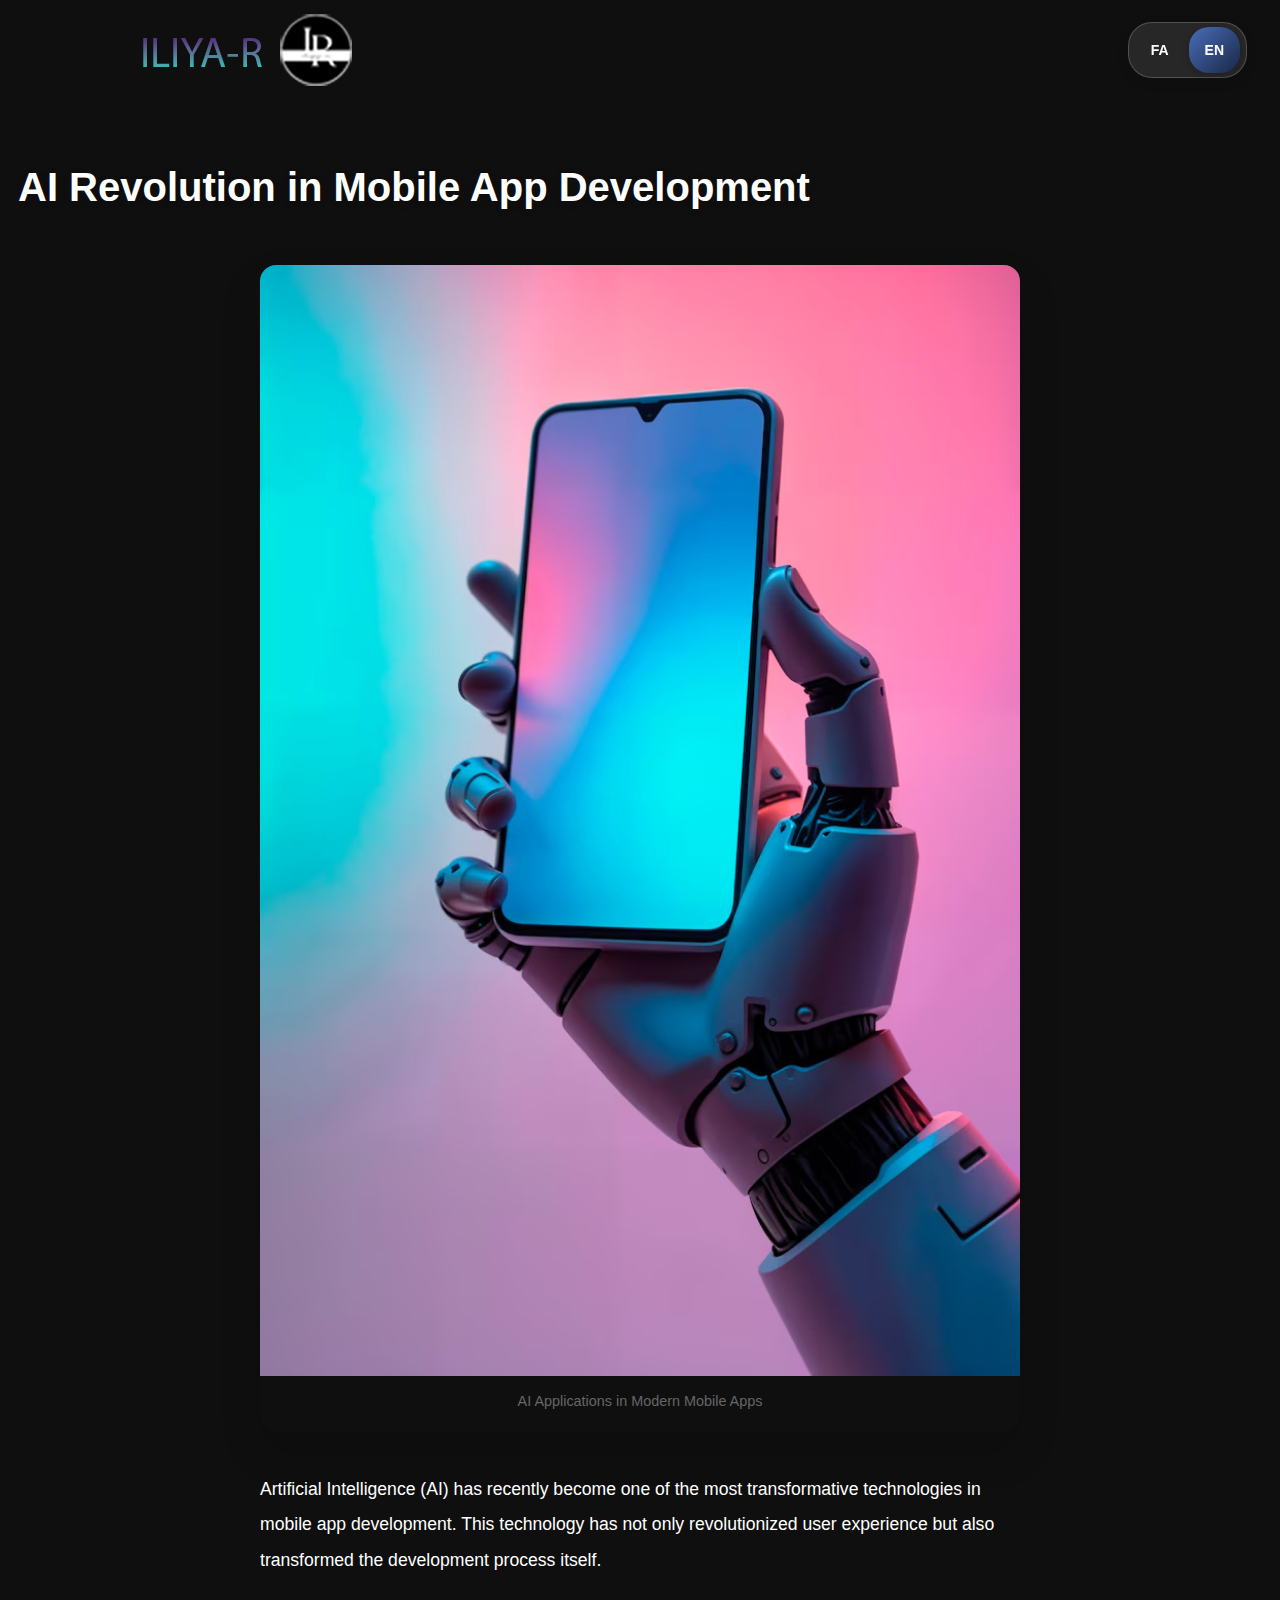
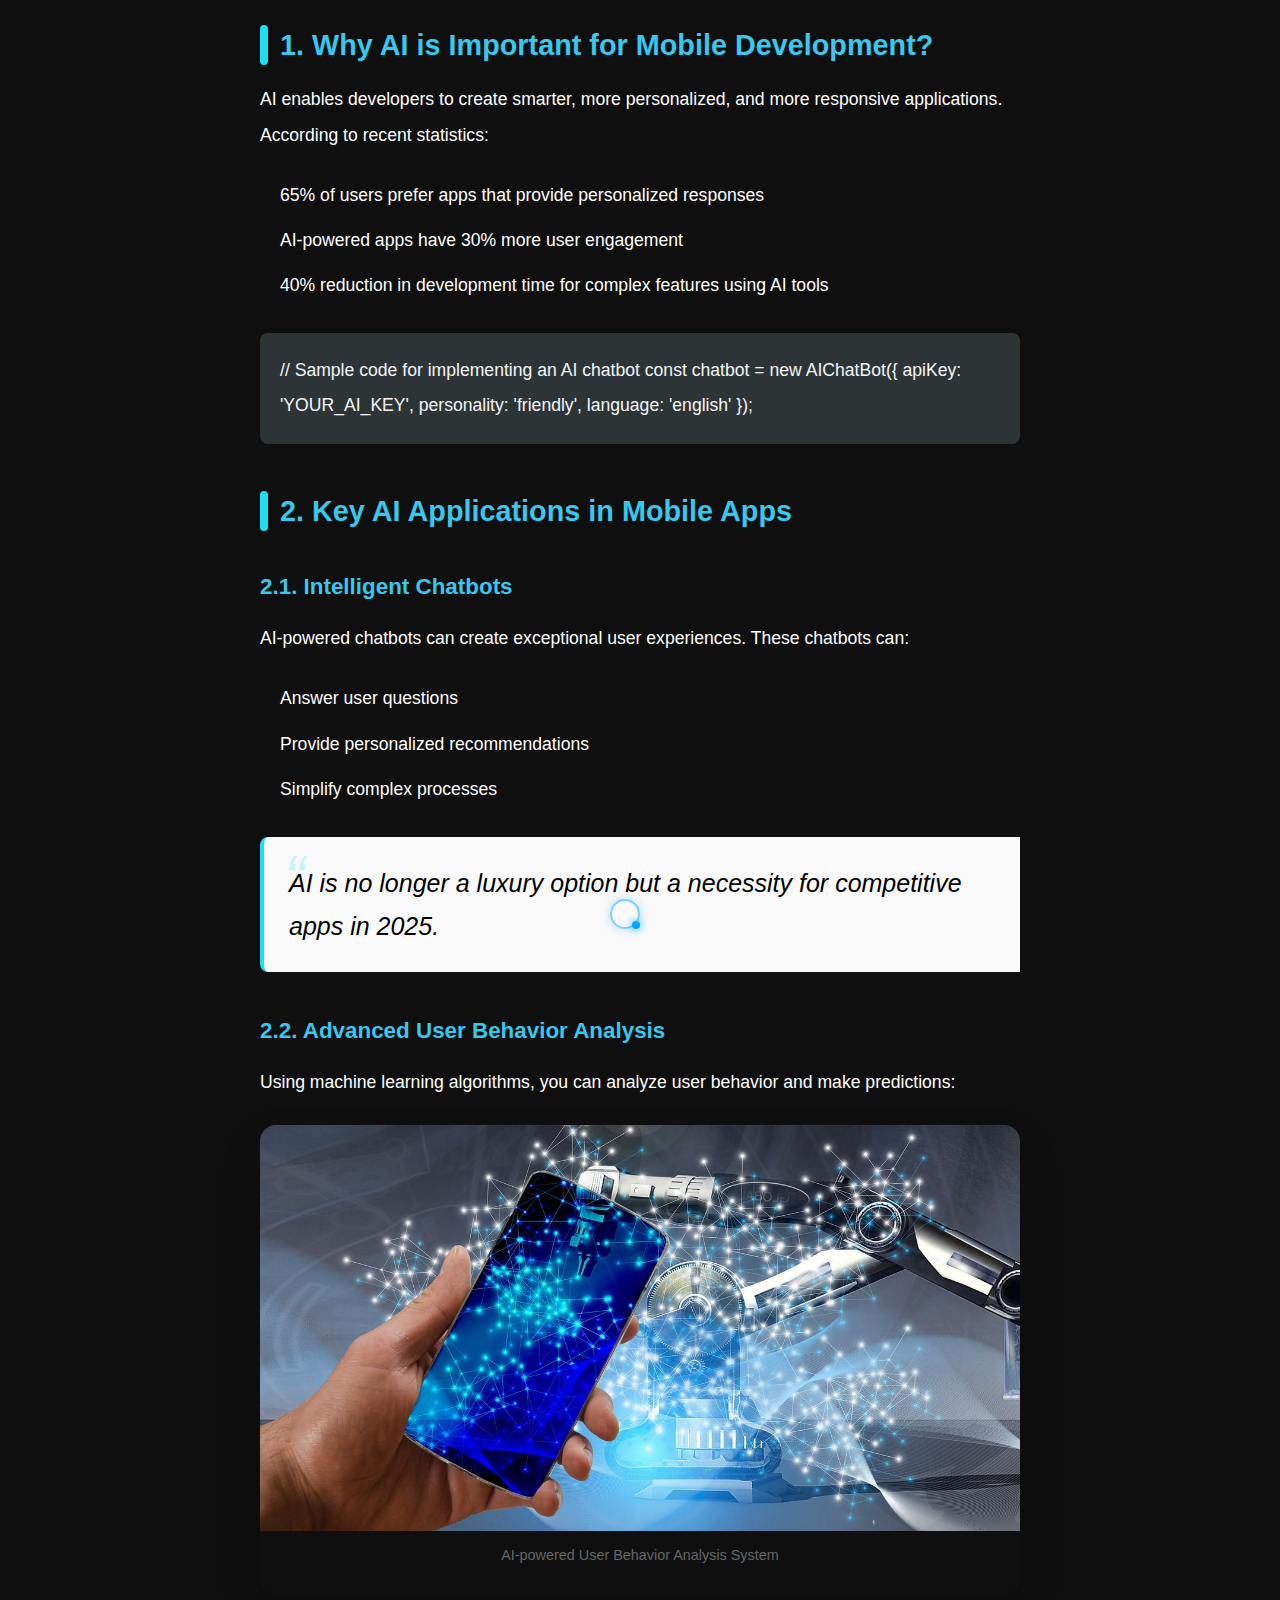
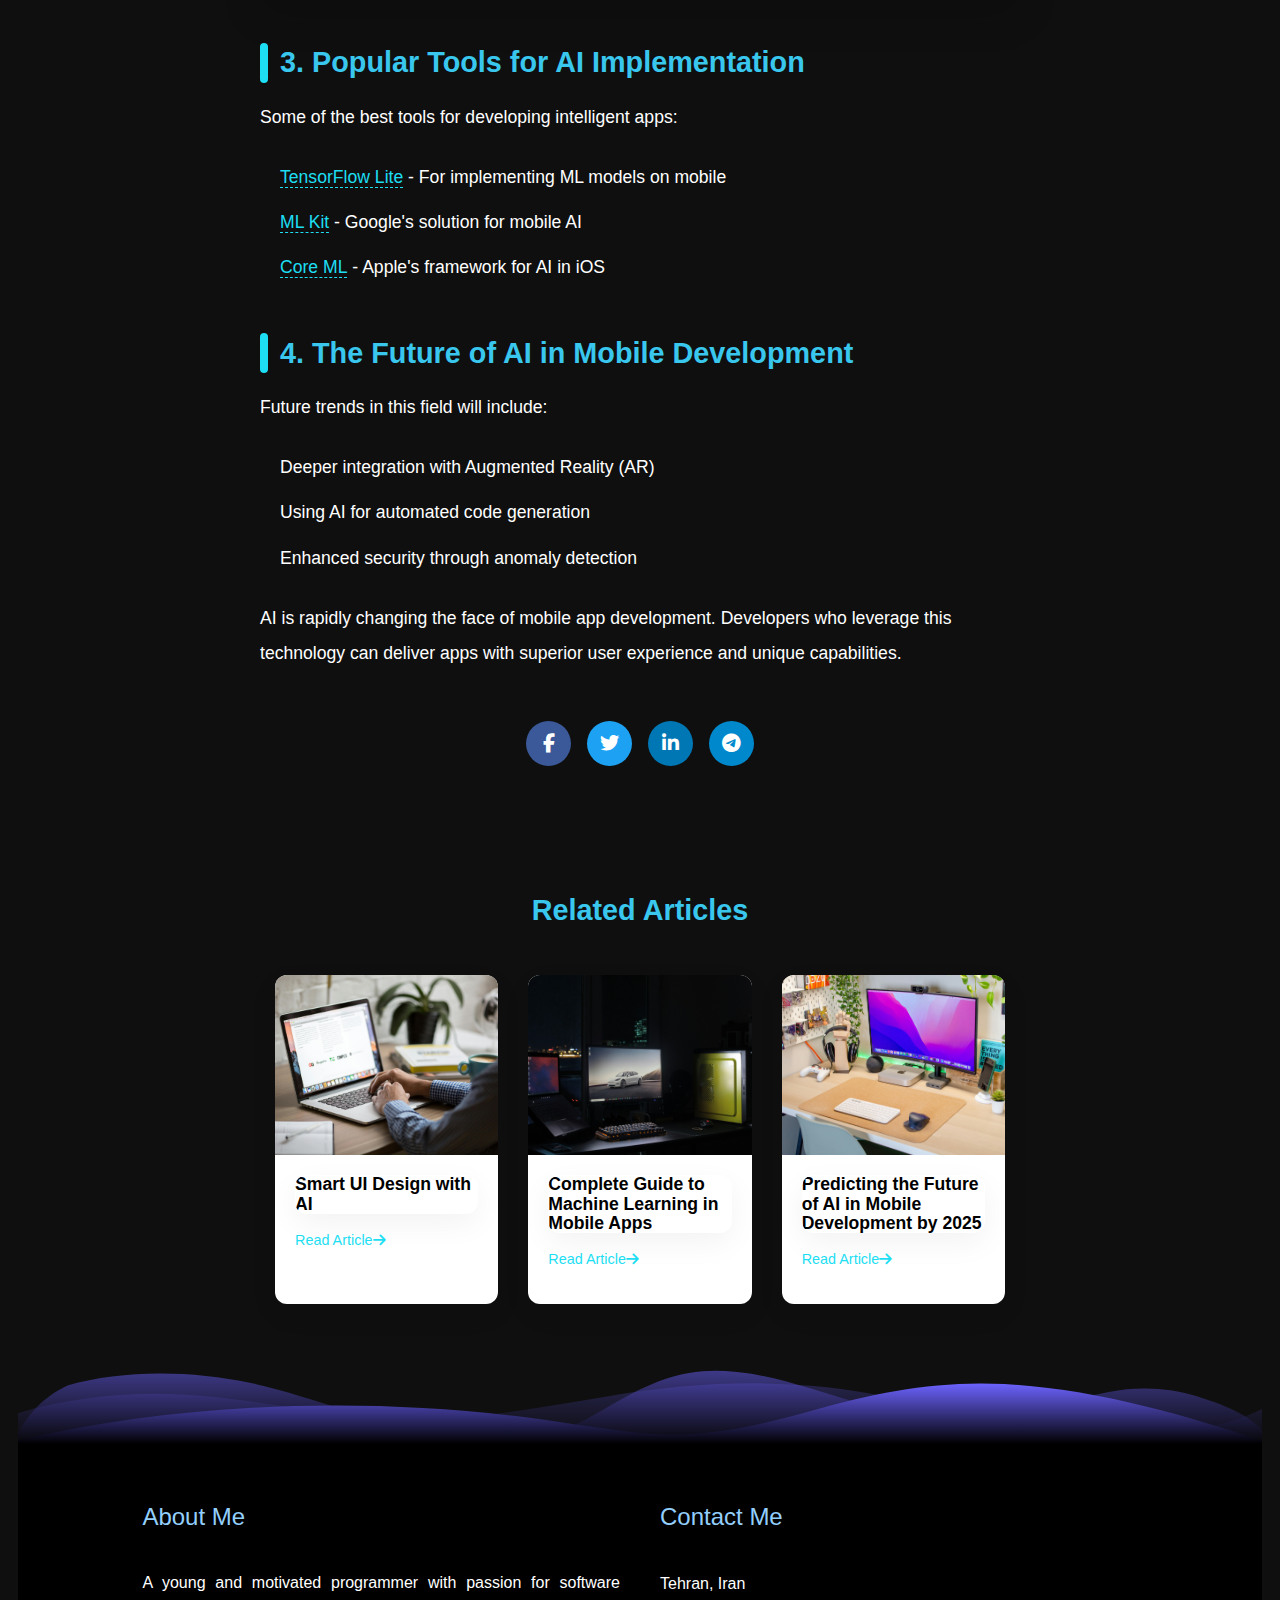
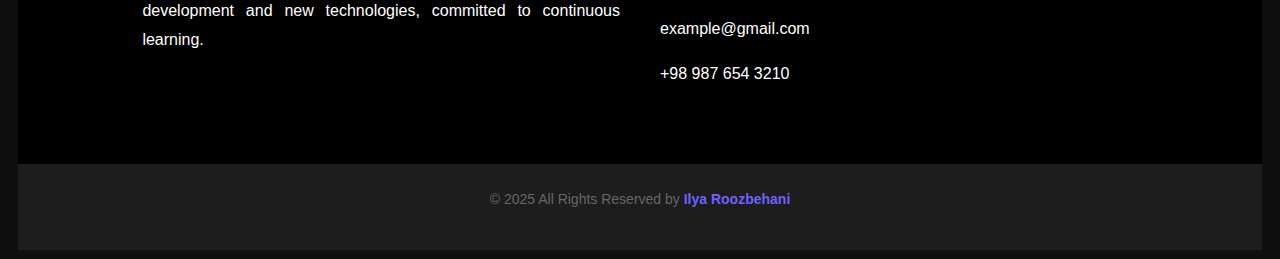
<file: assets/blog/blog-english.html>
<!DOCTYPE html>
<html lang="en" dir="ltr">
<head>
    <!-- Basic Meta Tags -->
    <meta charset="utf-8">
    <meta name="description" content="AI Revolution in Mobile App Development - Ilya Roozbehani">
    <meta name="viewport" content="width=device-width, initial-scale=1, shrink-to-fit=no">
    
    <!-- Page Title -->
    <title>AI Revolution in Mobile App Development | Blog</title>
    
    <!-- Favicon -->
    <link rel="shortcut icon" href="../images/favicon.png" type="image/x-icon">

    <!-- CSS Files -->
    <link rel="stylesheet" href="../css/bootstrap.min.css">
    <link rel="stylesheet" href="../css/style.css">
    <link rel="stylesheet" href="https://cdnjs.cloudflare.com/ajax/libs/font-awesome/6.4.0/css/all.min.css">
    <style>
        :root {
            --primary-color: #6c5ce7;
            --secondary-color: #a29bfe;
            --accent-color: #fd79a8;
            --dark-color: #39c7ee;
            --light-color: #f5f6fa;
        }
        
        /* Article Header */
        .article-headers {
            background: linear-gradient(135deg, var(--primary-color) 0%, var(--secondary-color) 100%);
            color: white;
            padding: 60px 0;
            position: relative;
            overflow: hidden;
            margin-bottom: 60px;
            text-align: left;
        }
        
        .article-title {
            font-size: 2.5rem;
            font-weight: 800;
            margin-bottom: 20px;
            line-height: 1.4;
            text-shadow: 0 2px 10px rgba(0,0,0,0.1);
            text-align: left;
        }
        
        .article-meta {
            display: flex;
            align-items: center;
            margin-bottom: 30px;
            color: rgba(255,255,255,0.9);
        }
        
        .article-meta-item {
            display: flex;
            align-items: center;
            margin-right: 25px;
        }
        
        .article-meta-item i {
            margin-right: 8px;
            margin-left: 0;
            font-size: 1.1rem;
        }
        
        .article-author {
            display: flex;
            align-items: center;
        }
        
        .article-author img {
            width: 40px;
            height: 40px;
            border-radius: 50%;
            margin-right: 10px;
            margin-left: 0;
            border: 2px solid rgba(255,255,255,0.3);
        }
        
        /* Article Content */
        .article-container {
            max-width: 800px;
            margin: 0 auto 80px;
            padding: 0 20px;
            text-align: left;
        }
        
        .article-content {
            line-height: 2;
            font-size: 1.1rem;
            color: #ffffff;
            text-align: left;
        }
        
        .article-content h2 {
            font-size: 1.8rem;
            font-weight: 700;
            margin: 50px 0 20px;
            color: var(--dark-color);
            position: relative;
            padding-left: 20px;
        }
        
        .article-content h2:after {
            content: '';
            position: absolute;
            left: 0;
            right: auto;
            top: 50%;
            transform: translateY(-50%);
            width: 8px;
            height: 40px;
            background: var(--primary-color);
            border-radius: 4px;
        }
        
        .article-content blockquote {
            background: #f9f9f9;
            border-left: 4px solid var(--primary-color);
            border-right: none;
            color: #000;
            padding: 25px;
            margin: 30px 0;
            border-radius: 8px 0 0 8px;
            font-style: italic;
            position: relative;
        }
        
        .article-content blockquote:before {
            content: '\201C';
            font-size: 4rem;
            color: var(--primary-color);
            opacity: 0.2;
            position: absolute;
            left: 20px;
            right: auto;
            top: 10px;
            line-height: 1;
        }
        
        .article-content ul, 
        .article-content ol {
            margin-bottom: 25px;
            padding-left: 20px;
            padding-right: 0;
        }
        
        /* Comments Section */
        .comment {
            display: flex;
            margin-bottom: 30px;
            padding-bottom: 30px;
            border-bottom: 1px solid #eee;
        }
        
        .comment-avatar {
            width: 60px;
            height: 60px;
            border-radius: 50%;
            overflow: hidden;
            margin-right: 20px;
            margin-left: 0;
            flex-shrink: 0;
        }
        
        /* Global LTR Settings */
        body {
            direction: ltr;
            text-align: left;
        }
        
        * {
            direction: ltr;
            text-align: left;
        }
    </style>

</head>

<body class="home-one">
    <div class="cursor-dot"></div>
    <div class="cursor-ring"></div>
    
    <div class="page-wrapper">
        
        <!-- Main Header -->
        <header class="main-header menu-absolute">
            <div class="header-upper">
                <div class="container container-1620 clearfix">
                    <div class="header-inner rel d-flex align-items-center">
                        
                        <!-- Logo -->
                        <div class="logo-outer">
                            <div class="logo">
                                <a href="index.html"><img src="../images/logos/logo.png" alt="Ilya Roozbehani Logo"></a>
                            </div>
                        </div>
                        
                        <!-- Navigation Menu -->
                        <div class="nav-outer clearfix mx-auto">
                            <nav class="main-menu navbar-expand-lg">
                                <div class="navbar-header">
                                    <!-- Mobile Logo -->
                                    <div class="mobile-logo my-15">
                                        <a href="index.html">
                                            <img src="../images/logos/logo.png" alt="Mobile Logo">
                                        </a>
                                    </div>
                                </div>
                                
                                <!-- Menu Items -->
                                <div class="navbar-collapse collapse clearfix switchers">
                                </div>                            </nav>

                        </div>

                                        <!-- Language Switcher -->
                                        <div class="language-switcher">
                                            <a href="blog.html" class="lang-btn" title="فارسی">
                                                <span class="lang-text">FA</span>
                                            </a>
                                            <a href="blog-english.html" class="lang-btn active" title="English">
                                                <span class="lang-text">EN</span>
                                            </a>
                                        </div>     
                    </div>
                </div>
            </div>
        </header>        
        
        <!-- Article Header -->
        <br>
        <br>
        <br>
        <br>
        <br>

        <h1 class="article-title">AI Revolution in Mobile App Development</h1>
<br>
        <!-- Article Content -->
        <div class="article-container">
            <div class="article-image">
                <img src="../images/project/10.avif" alt="AI in App Development">
                <p class="article-image-caption">AI Applications in Modern Mobile Apps</p>
            </div>
            
            <div class="article-content">
                <p>Artificial Intelligence (AI) has recently become one of the most transformative technologies in mobile app development. This technology has not only revolutionized user experience but also transformed the development process itself.</p>
                
                <h2>1. Why AI is Important for Mobile Development?</h2>
                <p>AI enables developers to create smarter, more personalized, and more responsive applications. According to recent statistics:</p>
                
                <ul>
                    <li>65% of users prefer apps that provide personalized responses</li>
                    <li>AI-powered apps have 30% more user engagement</li>
                    <li>40% reduction in development time for complex features using AI tools</li>
                </ul>
                
                <div class="article-code">
                    // Sample code for implementing an AI chatbot
                    const chatbot = new AIChatBot({
                        apiKey: 'YOUR_AI_KEY',
                        personality: 'friendly',
                        language: 'english'
                    });
                </div>
                
                <h2>2. Key AI Applications in Mobile Apps</h2>
                
                <h3>2.1. Intelligent Chatbots</h3>
                <p>AI-powered chatbots can create exceptional user experiences. These chatbots can:</p>
                
                <ul>
                    <li>Answer user questions</li>
                    <li>Provide personalized recommendations</li>
                    <li>Simplify complex processes</li>
                </ul>
                
                <blockquote>
                    AI is no longer a luxury option but a necessity for competitive apps in 2025.
                </blockquote>
                
                <h3>2.2. Advanced User Behavior Analysis</h3>
                <p>Using machine learning algorithms, you can analyze user behavior and make predictions:</p>
                
                <div class="article-image">
                    <img src="../images/project/12.jpg" alt="User Behavior Analysis with AI">
                    <p class="article-image-caption">AI-powered User Behavior Analysis System</p>
                </div>
                
                <h2>3. Popular Tools for AI Implementation</h2>
                <p>Some of the best tools for developing intelligent apps:</p>
                
                <ul>
                    <li><a href="#" target="_blank">TensorFlow Lite</a> - For implementing ML models on mobile</li>
                    <li><a href="#" target="_blank">ML Kit</a> - Google's solution for mobile AI</li>
                    <li><a href="#" target="_blank">Core ML</a> - Apple's framework for AI in iOS</li>
                </ul>
                
                <h2>4. The Future of AI in Mobile Development</h2>
                <p>Future trends in this field will include:</p>
                
                <ul>
                    <li>Deeper integration with Augmented Reality (AR)</li>
                    <li>Using AI for automated code generation</li>
                    <li>Enhanced security through anomaly detection</li>
                </ul>
                
                <p>AI is rapidly changing the face of mobile app development. Developers who leverage this technology can deliver apps with superior user experience and unique capabilities.</p>
            </div>
            
            <!-- Share Buttons -->
            <div class="article-share">
                <a href="#" class="share-btn facebook">
                    <i class="fab fa-facebook-f"></i>
                </a>
                <a href="#" class="share-btn twitter">
                    <i class="fab fa-twitter"></i>
                </a>
                <a href="#" class="share-btn linkedin">
                    <i class="fab fa-linkedin-in"></i>
                </a>
                <a href="#" class="share-btn telegram">
                    <i class="fab fa-telegram-plane"></i>
                </a>
            </div>
            
            <!-- Related Articles -->
            <div class="related-articles">
                <div class="container">
                    <h3 class="related-title">Related Articles</h3>
                    <div class="row">
                        <div class="col-md-4">
                            <div class="related-card">
                                <div class="related-card-image">
                                    <img src="../images/project/1.jpg" alt="Smart UI Design">
                                </div>
                                <div class="related-card-content">
                                    <h4 class="related-card">Smart UI Design with AI</h4>
                                    <a href="#" class="related-card-link">
                                        Read Article <i class="fas fa-arrow-right"></i>
                                    </a>
                                </div>
                            </div>
                        </div>
                        <div class="col-md-4">
                            <div class="related-card">
                                <div class="related-card-image">
                                    <img src="../images/project/2.jpg" alt="Machine Learning in Mobile">
                                </div>
                                <div class="related-card-content">
                                    <h4 class="related-card">Complete Guide to Machine Learning in Mobile Apps</h4>
                                    <a href="#" class="related-card-link">
                                        Read Article <i class="fas fa-arrow-right"></i>
                                    </a>
                                </div>
                            </div>
                        </div>
                        <div class="col-md-4">
                            <div class="related-card">
                                <div class="related-card-image">
                                    <img src="../images/project/3.jpg" alt="Future of AI">
                                </div>
                                <div class="related-card-content">
                                    <h4 class="related-card">Predicting the Future of AI in Mobile Development by 2025</h4>
                                    <a href="#" class="related-card-link">
                                        Read Article <i class="fas fa-arrow-right"></i>
                                    </a>
                                </div>
                            </div>
                        </div>
                    </div>
                </div>
            </div>
            
        </div>
        
        <!-- Footer -->
        <footer class="profile-footer">
            <!-- Footer Wave -->
            <div class="footer-wave">
                <svg viewBox="0 0 1200 120" preserveAspectRatio="none">
                    <defs>
                        <linearGradient id="waveGradient" x1="0%" y1="0%" x2="0%" y2="100%">
                            <stop offset="0%" stop-color="#000000"></stop>
                            <stop offset="100%" stop-color="#6c63ff"></stop>
                        </linearGradient>
                    </defs>
                    <path d="M1200,0V46.29c-47.79,22.2-103.59,32.17-158,28-70.36-5.37-136.33-33.31-206.8-37.5C773.36,32.43,699.66,53.67,629,72.05c-69.27,18-138.3,24.88-209.4,13.08-36.15-6-69.85-17.84-104.45-29.34C210.51,25,87-14.29,0,52.47V0Z" opacity=".25" fill="url(#waveGradient)"></path>
                    <path d="M1200,0V15.81c-13,36.92-27.64,56.86-47.69,72.05C1099.41,111.27,1035,111,975.42,91.58c-31.15-10.15-60.09-26.07-89.67-39.8-40.92-19-84.73-46-130.83-49.67-36.26-2.85-70.9,9.42-98.6,31.56-31.77,25.39-62.32,62-103.63,73-40.44,10.79-81.35-6.69-119.13-24.28s-75.16-39-116.92-43.05c-59.73-5.85-113.28,22.88-168.9,38.84-30.2,8.66-59,6.17-87.09-7.5-22.43-10.89-48-26.93-60.65-49.24V0Z" opacity=".5" fill="url(#waveGradient)"></path>
                    <path d="M1200,0V5.63C1050.07,59,885.91,71.32,724.17,42.57c-43-7.64-84.23-20.12-127.61-26.46-59-8.63-112.48,12.24-165.56,35.4C372.07,77.22,314,95.24,248.8,90c-86.53-7-172.46-45.71-248.8-84.81V0Z" fill="url(#waveGradient)"></path>
                </svg>
            </div>
            <!-- Footer Content -->
            <div class="footer-content">
                <div class="footer-column">
                    <h4 style="color: #93cffc;">About Me</h4>
                    <br>
                    <p class="footer-about">
                        A young and motivated programmer with passion for software development and new technologies, committed to continuous learning.
                    </p>
                </div>
                
                <div class="footer-column">
                    <h4 style="color: #93cffc;">Contact Me</h4>
                    <br>
                    <ul class="footer-contact">
                        <li>Tehran, Iran</li>
                        <li>example@gmail.com</li>
                        <li>+98 987 654 3210</li>
                    </ul>
                </div>
            </div>
            
            <!-- Footer Bottom -->
            <div class="footer-bottom">
                <p class="copyright">
                    © 2025 All Rights Reserved by <span>Ilya Roozbehani</span>
                </p>
            </div>
        </footer>
    </div>

    <!-- JavaScript Files -->
    <script src="../js/jquery-3.6.0.min.js"></script>
    <script src="../js/appear.min.js"></script>
    <script src="../js/script.js"></script>
</body>
</html>
</file>
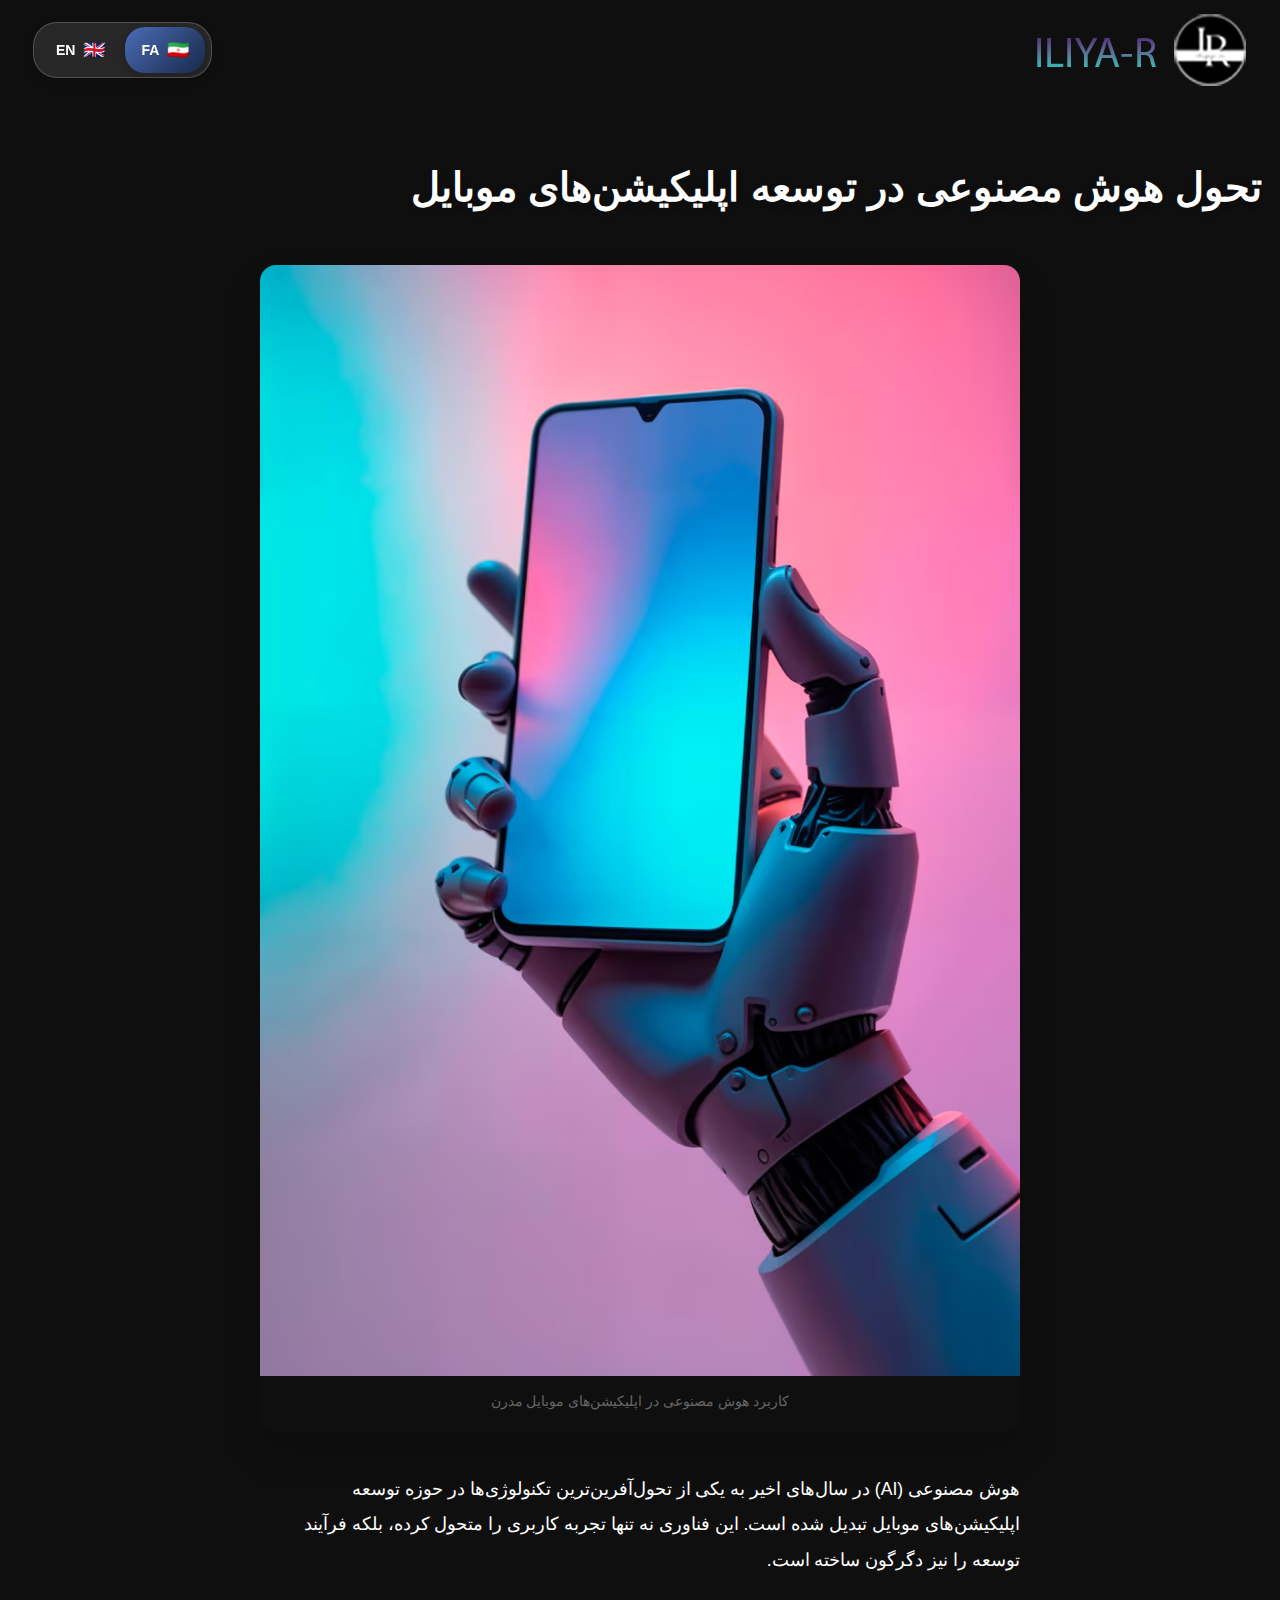
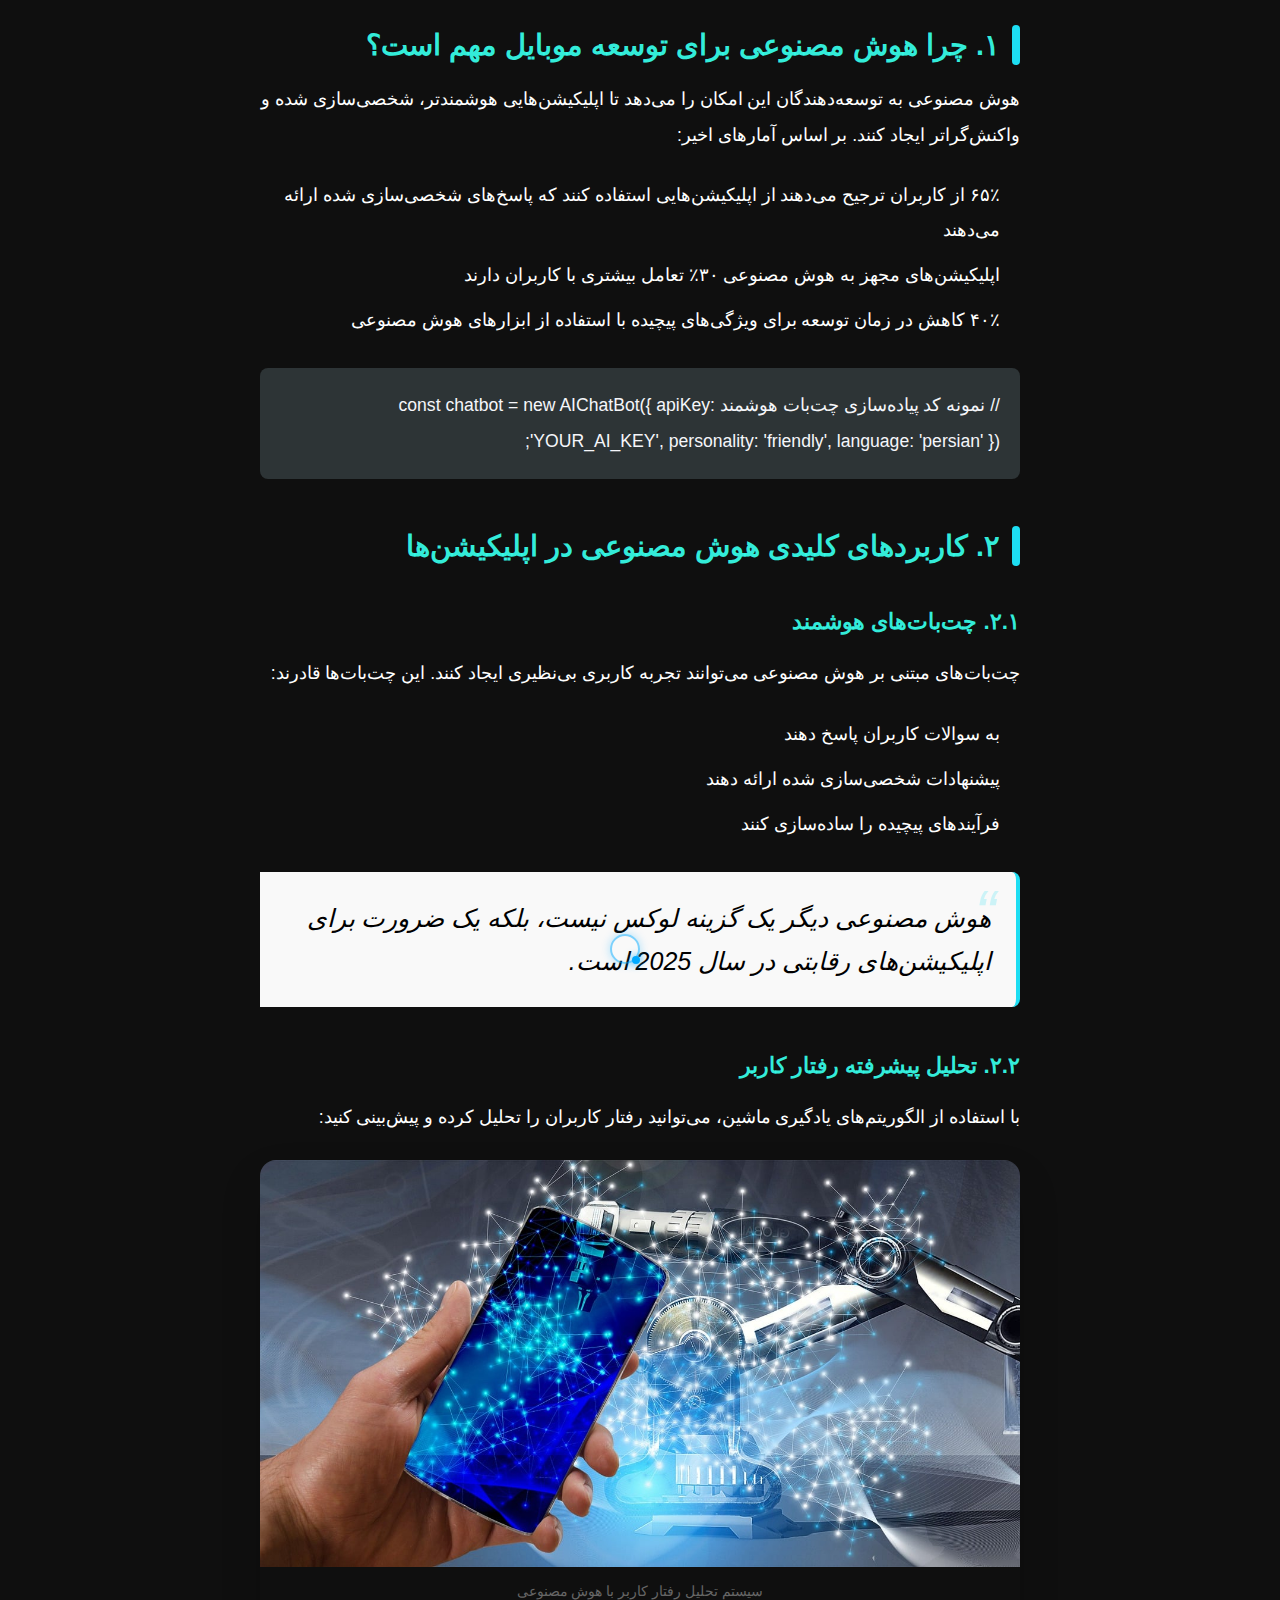
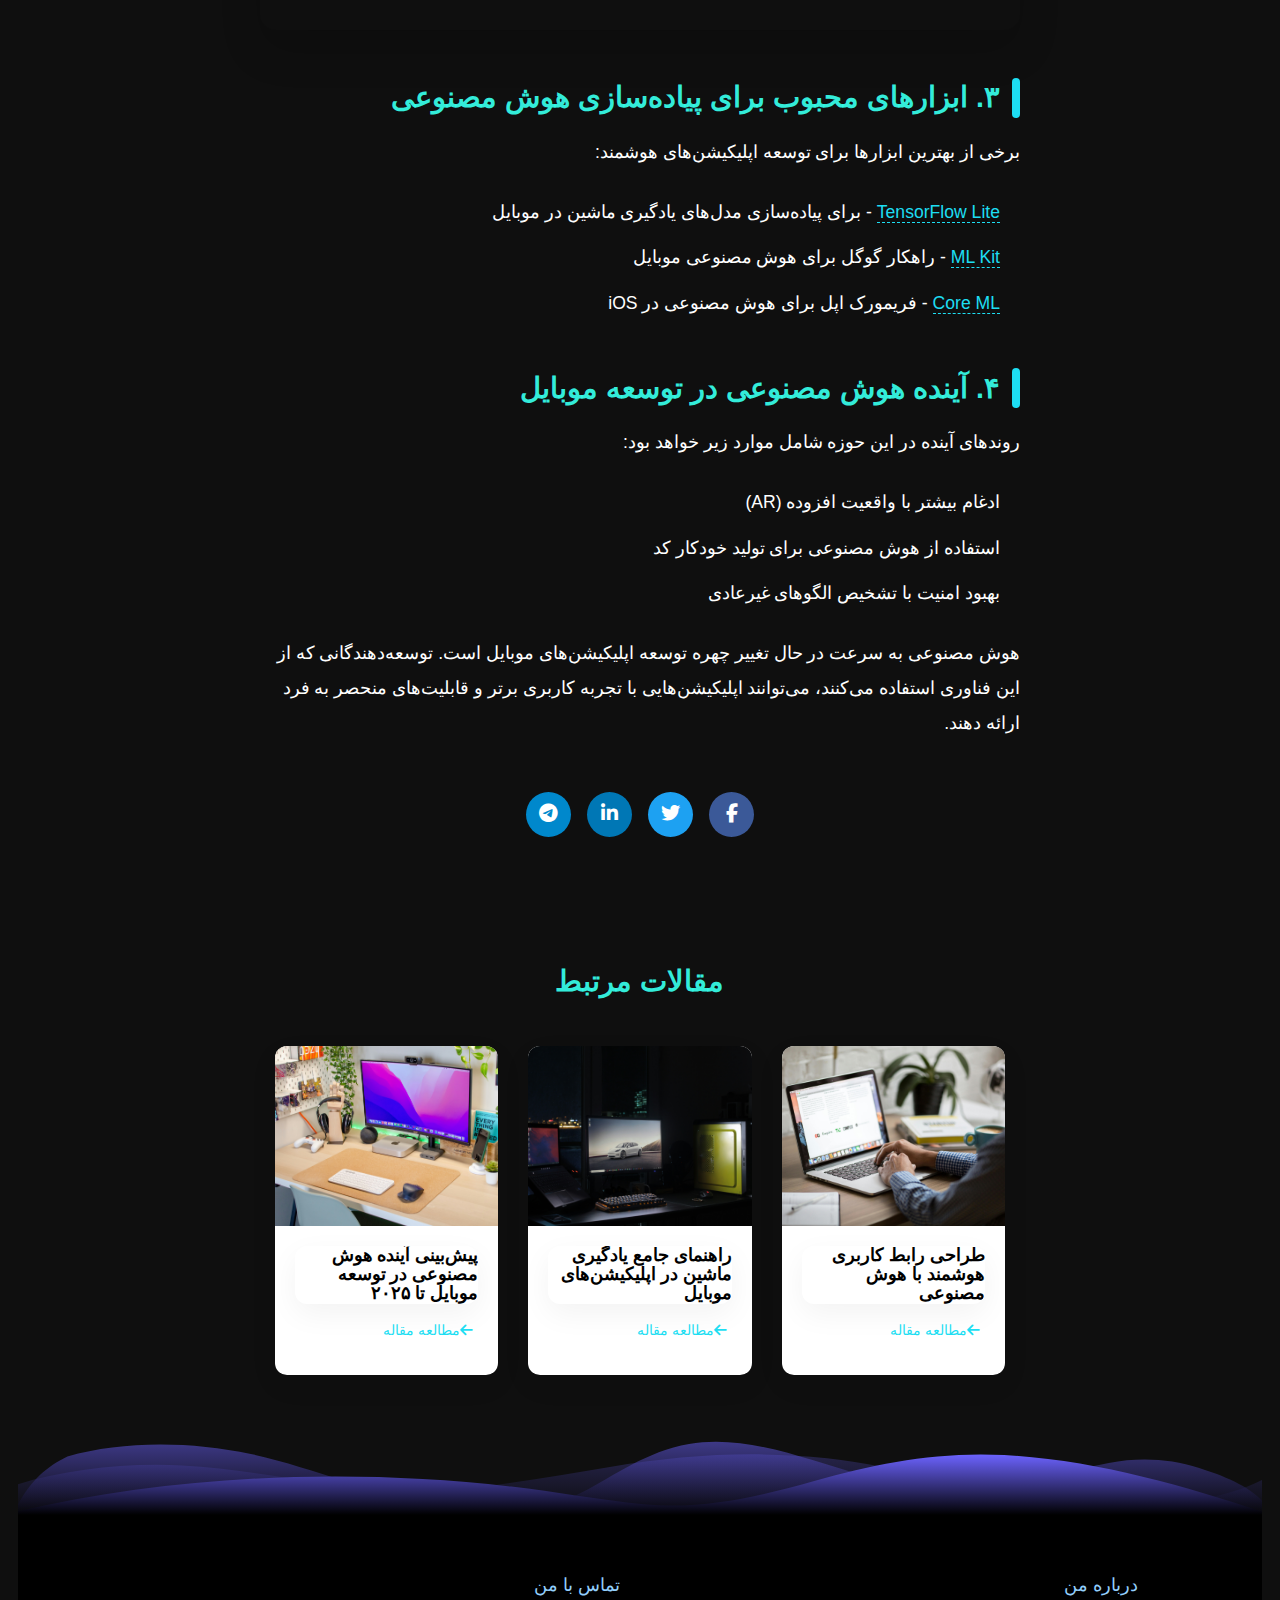
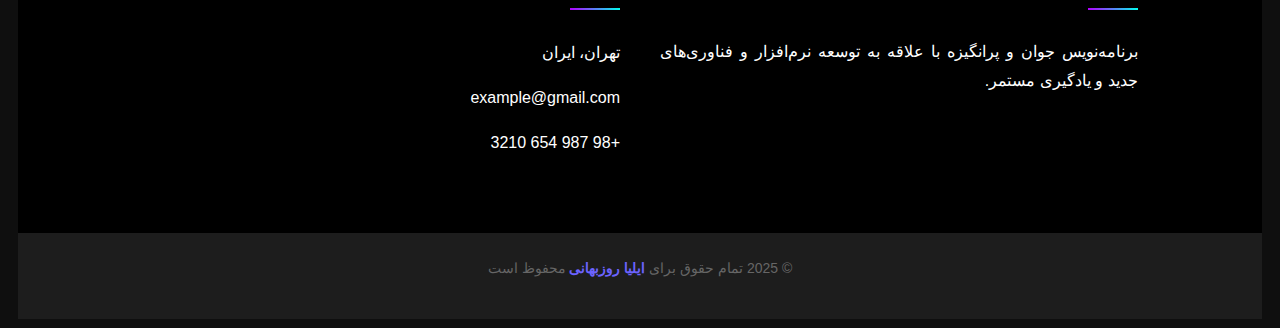
<file: assets/blog/blog.html>
<!DOCTYPE html>
<html lang="fa" dir="rtl">
<head>
    <!-- متا تگ های پایه -->
    <meta charset="utf-8">
    <meta name="description" content="تحول هوش مصنوعی در توسعه اپلیکیشن‌های موبایل - ایلیا روزبهانی">
    <meta name="viewport" content="width=device-width, initial-scale=1, shrink-to-fit=no">
    
    <!-- عنوان صفحه -->
    <title>تحول هوش مصنوعی در توسعه اپلیکیشن‌های موبایل | بلاگ </title>
    
    <!-- فاوآیکون -->
    <link rel="shortcut icon" href="../images/favicon.png" type="image/x-icon">

    <!-- فایل های CSS -->
    <link rel="stylesheet" href="../css/bootstrap.min.css">
    <link rel="stylesheet" href="../css/style.css">
    <link rel="stylesheet" href="https://cdnjs.cloudflare.com/ajax/libs/font-awesome/6.4.0/css/all.min.css">
</head>

<body class="home-one">
    <div class="cursor-dot"></div>
    <div class="cursor-ring"></div>
    
    <div class="page-wrapper">
        
        <!-- هدر اصلی -->
        <header class="main-header menu-absolute">
            <div class="header-upper">
                <div class="container container-1620 clearfix">
                    <div class="header-inner rel d-flex align-items-center">
                        
                        <!-- لوگو -->
                        <div class="logo-outer">
                            <div class="logo">
                                <a href="index.html"><img src="../images/logos/logo.png" alt="لوگو ایلیا روزبهانی"></a>
                            </div>
                        </div>
                        
                        <!-- منوی ناوبری -->
                        <div class="nav-outer clearfix mx-auto">
                            <nav class="main-menu navbar-expand-lg">
                                <div class="navbar-header">
                                    <!-- لوگو موبایل -->
                                    <div class="mobile-logo my-15">
                                        <a href="index.html">
                                            <img src="../images/logos/logo.png" alt="لوگو موبایل">
                                        </a>
                                    </div>
                                </div>
                                
                                <!-- آیتم های منو -->
                                <div class="navbar-collapse collapse clearfix switchers">
                                </div>                            </nav>

                        </div>

                                        <!-- دکمه تغییر زبان -->
                                        <div class="language-switcher">
                                            <a href="blog.html" class="lang-btn active" title="فارسی">
                                                <span class="lang-flag">🇮🇷</span>
                                                <span class="lang-text">FA</span>
                                            </a>
                                            <a href="blog-english.html" class="lang-btn" title="English">
                                                <span class="lang-flag">🇬🇧</span>
                                                <span class="lang-text">EN</span>
                                            </a>
                                        </div>
                    </div>
                </div>
            </div>
        </header>        
        
        <!-- هدر مقاله -->
        <br>
        <br>
        <br>
        <br>
        <br>

<h1 class="article-title"><strong>تحول هوش مصنوعی در توسعه اپلیکیشن‌های موبایل </strong></h1>
<br>
        <!-- محتوای مقاله -->
        <div class="article-container">
            <div class="article-image">
                <img src="../images/project/10.avif" alt="هوش مصنوعی در توسعه اپلیکیشن">
                <p class="article-image-caption">کاربرد هوش مصنوعی در اپلیکیشن‌های موبایل مدرن</p>
            </div>
            
            <div class="article-content">
                <p>هوش مصنوعی (AI) در سال‌های اخیر به یکی از تحول‌آفرین‌ترین تکنولوژی‌ها در حوزه توسعه اپلیکیشن‌های موبایل تبدیل شده است. این فناوری نه تنها تجربه کاربری را متحول کرده، بلکه فرآیند توسعه را نیز دگرگون ساخته است.</p>
                
                <h2>۱. چرا هوش مصنوعی برای توسعه موبایل مهم است؟</h2>
                <p>هوش مصنوعی به توسعه‌دهندگان این امکان را می‌دهد تا اپلیکیشن‌هایی هوشمندتر، شخصی‌سازی شده و واکنش‌گراتر ایجاد کنند. بر اساس آمارهای اخیر:</p>
                
                <ul>
                    <li>۶۵٪ از کاربران ترجیح می‌دهند از اپلیکیشن‌هایی استفاده کنند که پاسخ‌های شخصی‌سازی شده ارائه می‌دهند</li>
                    <li>اپلیکیشن‌های مجهز به هوش مصنوعی ۳۰٪ تعامل بیشتری با کاربران دارند</li>
                    <li>۴۰٪ کاهش در زمان توسعه برای ویژگی‌های پیچیده با استفاده از ابزارهای هوش مصنوعی</li>
                </ul>
                
                <div class="article-code">
                    // نمونه کد پیاده‌سازی چت‌بات هوشمند
                    const chatbot = new AIChatBot({
                        apiKey: 'YOUR_AI_KEY',
                        personality: 'friendly',
                        language: 'persian'
                    });
                </div>
                
                <h2>۲. کاربردهای کلیدی هوش مصنوعی در اپلیکیشن‌ها</h2>
                
                <h3>۲.۱. چت‌بات‌های هوشمند</h3>
                <p>چت‌بات‌های مبتنی بر هوش مصنوعی می‌توانند تجربه کاربری بی‌نظیری ایجاد کنند. این چت‌بات‌ها قادرند:</p>
                
                <ul>
                    <li>به سوالات کاربران پاسخ دهند</li>
                    <li>پیشنهادات شخصی‌سازی شده ارائه دهند</li>
                    <li>فرآیندهای پیچیده را ساده‌سازی کنند</li>
                </ul>
                
                <blockquote>
                    هوش مصنوعی دیگر یک گزینه لوکس نیست، بلکه یک ضرورت برای اپلیکیشن‌های رقابتی در سال 2025 است.
                </blockquote>
                
                <h3>۲.۲. تحلیل پیشرفته رفتار کاربر</h3>
                <p>با استفاده از الگوریتم‌های یادگیری ماشین، می‌توانید رفتار کاربران را تحلیل کرده و پیش‌بینی کنید:</p>
                
                <div class="article-image">
                    <img src="../images/project/12.jpg" alt="تحلیل رفتار کاربر با هوش مصنوعی">
                    <p class="article-image-caption">سیستم تحلیل رفتار کاربر با هوش مصنوعی</p>
                </div>
                
                <h2>۳. ابزارهای محبوب برای پیاده‌سازی هوش مصنوعی</h2>
                <p>برخی از بهترین ابزارها برای توسعه اپلیکیشن‌های هوشمند:</p>
                
                <ul>
                    <li><a href="#" target="_blank">TensorFlow Lite</a> - برای پیاده‌سازی مدل‌های یادگیری ماشین در موبایل</li>
                    <li><a href="#" target="_blank">ML Kit</a> - راهکار گوگل برای هوش مصنوعی موبایل</li>
                    <li><a href="#" target="_blank">Core ML</a> - فریمورک اپل برای هوش مصنوعی در iOS</li>
                </ul>
                
                <h2>۴. آینده هوش مصنوعی در توسعه موبایل</h2>
                <p>روندهای آینده در این حوزه شامل موارد زیر خواهد بود:</p>
                
                <ul>
                    <li>ادغام بیشتر با واقعیت افزوده (AR)</li>
                    <li>استفاده از هوش مصنوعی برای تولید خودکار کد</li>
                    <li>بهبود امنیت با تشخیص الگوهای غیرعادی</li>
                </ul>
                
                <p>هوش مصنوعی به سرعت در حال تغییر چهره توسعه اپلیکیشن‌های موبایل است. توسعه‌دهندگانی که از این فناوری استفاده می‌کنند، می‌توانند اپلیکیشن‌هایی با تجربه کاربری برتر و قابلیت‌های منحصر به فرد ارائه دهند.</p>
            </div>
            
            <!-- دکمه‌های اشتراک گذاری -->
            <div class="article-share">
                <a href="#" class="share-btn facebook">
                    <i class="fab fa-facebook-f"></i>
                </a>
                <a href="#" class="share-btn twitter">
                    <i class="fab fa-twitter"></i>
                </a>
                <a href="#" class="share-btn linkedin">
                    <i class="fab fa-linkedin-in"></i>
                </a>
                <a href="#" class="share-btn telegram">
                    <i class="fab fa-telegram-plane"></i>
                </a>
            </div>
            
            <!-- مقالات مرتبط -->
            <div class="related-articles">
                <div class="container">
                    <h3 class="related-title">مقالات مرتبط</h3>
                    <div class="row">
                        <div class="col-md-4">
                            <div class="related-card">
                                <div class="related-card-image">
                                    <img src="../images/project/1.jpg" alt="طراحی رابط کاربری هوشمند">
                                </div>
                                <div class="related-card-content">
                                    <h4 class="related-card">طراحی رابط کاربری هوشمند با هوش مصنوعی</h4>
                                    <a href="#" class="related-card-link">
                                        <i class="fas fa-arrow-left"></i> مطالعه مقاله
                                    </a>
                                </div>
                            </div>
                        </div>
                        <div class="col-md-4">
                            <div class="related-card">
                                <div class="related-card-image">
                                    <img src="../images/project/2.jpg" alt="یادگیری ماشین در موبایل">
                                </div>
                                <div class="related-card-content">
                                    <h4 class="related-card">راهنمای جامع یادگیری ماشین در اپلیکیشن‌های موبایل</h4>
                                    <a href="#" class="related-card-link">
                                        <i class="fas fa-arrow-left"></i> مطالعه مقاله
                                    </a>
                                </div>
                            </div>
                        </div>
                        <div class="col-md-4">
                            <div class="related-card">
                                <div class="related-card-image">
                                    <img src="../images/project/3.jpg" alt="آینده هوش مصنوعی">
                                </div>
                                <div class="related-card-content">
                                    <h4 class="related-card">پیش‌بینی آینده هوش مصنوعی در توسعه موبایل تا ۲۰۲۵</h4>
                                    <a href="#" class="related-card-link">
                                        <i class="fas fa-arrow-left"></i> مطالعه مقاله
                                    </a>
                                </div>
                            </div>
                        </div>
                    </div>
                </div>
            </div>
            
        </div>
        
        <!-- فوتر -->
        <footer class="profile-footer">
            <!-- موج فوتر -->
            <div class="footer-wave">
                <svg viewBox="0 0 1200 120" preserveAspectRatio="none">
                    <defs>
                        <linearGradient id="waveGradient" x1="0%" y1="0%" x2="0%" y2="100%">
                            <stop offset="0%" stop-color="#000000"></stop>
                            <stop offset="100%" stop-color="#6c63ff"></stop>
                        </linearGradient>
                    </defs>
                    <path d="M1200,0V46.29c-47.79,22.2-103.59,32.17-158,28-70.36-5.37-136.33-33.31-206.8-37.5C773.36,32.43,699.66,53.67,629,72.05c-69.27,18-138.3,24.88-209.4,13.08-36.15-6-69.85-17.84-104.45-29.34C210.51,25,87-14.29,0,52.47V0Z" opacity=".25" fill="url(#waveGradient)"></path>
                    <path d="M1200,0V15.81c-13,36.92-27.64,56.86-47.69,72.05C1099.41,111.27,1035,111,975.42,91.58c-31.15-10.15-60.09-26.07-89.67-39.8-40.92-19-84.73-46-130.83-49.67-36.26-2.85-70.9,9.42-98.6,31.56-31.77,25.39-62.32,62-103.63,73-40.44,10.79-81.35-6.69-119.13-24.28s-75.16-39-116.92-43.05c-59.73-5.85-113.28,22.88-168.9,38.84-30.2,8.66-59,6.17-87.09-7.5-22.43-10.89-48-26.93-60.65-49.24V0Z" opacity=".5" fill="url(#waveGradient)"></path>
                    <path d="M1200,0V5.63C1050.07,59,885.91,71.32,724.17,42.57c-43-7.64-84.23-20.12-127.61-26.46-59-8.63-112.48,12.24-165.56,35.4C372.07,77.22,314,95.24,248.8,90c-86.53-7-172.46-45.71-248.8-84.81V0Z" fill="url(#waveGradient)"></path>
                </svg>
            </div>
            <!-- محتوای فوتر -->
            <div class="footer-content">
                <div class="footer-column">
                    <h3 class="footer-title" style="color: #93cffc;">درباره من</h3>
                    <p class="footer-about">
                        برنامه‌نویس جوان و پرانگیزه با علاقه به توسعه نرم‌افزار و فناوری‌های جدید و یادگیری مستمر.
                    </p>
                </div>
                
                <div class="footer-column">
                    <h3 class="footer-title" style="color: #93cffc;">تماس با من</h3>
                    <ul class="footer-contact">
                        <li> تهران، ایران</li>
                        <li> example@gmail.com
                        </li>
                        <li> +98 987 654 3210</li>
                    </ul>
                </div>
            </div>
            
            <!-- بخش پایینی فوتر -->
            <div class="footer-bottom">
                <p class="copyright">
                    © 2025 تمام حقوق برای <span>ایلیا روزبهانی</span> محفوظ است
                </p>
            </div>
        </footer>
    </div>

    <!-- اسکریپت های جاوااسکریپت -->
    <script src="../js/jquery-3.6.0.min.js"></script>
    <script src="../js/appear.min.js"></script>
    <script src="../js/script.js"></script>
</body>
</html>
</file>
<file: assets/css/style.css>
html {
  scroll-behavior: smooth;
}
.backgraund{
  background: url('../images/hero/homePopsGif.8a4ebe9c.gif') center/cover no-repeat fixed;
}
        /* افزایش فاصله سکشن‌ها */
        section, .profile-container, .dynamic-content-presentation-grid, 
        .service-card-matrix, .content-container, .container-wrap {
            margin-bottom: 80px;
            padding-bottom: 40px;
        }
        
        /* افزایش فاصله جداکننده‌ها */
        .separator {
            margin: 50px 0;
            display: block;
        }
        
        /* افزایش فاصله عناوین */
        .sophisticated-service-header {
            margin-bottom: 60px;
        }
        
        .sophisticated-service-header h1 {
            margin-bottom: 25px;
        }
        
        /* افزایش فاصله کارت‌ها */
        .three-dimensional-project-card,
        .three-tier-service-card {
            margin-bottom: 50px;
        }
        
        /* افزایش فاصله فوتر */
        .profile-footer {
            margin-top: 100px;
        }
/* انیمیشن چرخش */
@keyframes spin {
  0% { transform: rotate(0deg); }
  100% { transform: rotate(360deg); }
}

.img-emza{
  height: 76px;
  width: 99px ;
}

:root {
  --primary-accent: #0d00ff;
  --secondary-accent: #1ddef3;
  --dark-background: #0c0c13;
  --card-surface: #00077c3d;
  --text-primary: #ffffff;
  --text-secondary: #aaa;
}

body {
  background: var(--dark-background);
  font-family: Vazir, Tahoma, sans-serif;
  color: var(--text-primary);
  margin: 0;
  padding: 80px 50px;
  direction: rtl;
  min-height: 100vh;
}

.content-container {
  max-width: 1200px;
  margin: 0 auto;
}

.header-section {
  text-align: right;
  margin-bottom: 60px;
}

.title-gradient {
  font-size: 2.5rem;
  font-weight: 700;
  background: linear-gradient(to left, var(--secondary-accent), var(--primary-accent));
  -webkit-text-fill-color: transparent;
  margin-bottom: 15px;
  position: relative;
  display: inline-block;
}

.title-gradient::after {
  content: '';
  position: absolute;
  right: 0;
  bottom: -10px;
  width: 60px;
  height: 4px;
  background: linear-gradient(to left, var(--secondary-accent), var(--primary-accent));
  border-radius: 3px;
}

.subtitle-description {
  font-size: 1.1rem;
  color: var(--text-secondary);
  max-width: 600px;
  line-height: 1.7;
}

.testimonial-grid {
  display: flex;
  gap: 30px;
  flex-wrap: wrap;
  justify-content: center;
}

.testimonial-card {
  background: var(--card-surface);
  padding: 35px;
  border-radius: 20px;
  width: 350px;
  box-shadow: 0 10px 30px rgba(108, 99, 255, 0.15);
  position: relative;
  transition: all 0.3s ease;
  border: 1px solid rgba(108, 99, 255, 0.1);
}

.testimonial-card:hover {
  transform: translateY(-10px);
  box-shadow: 0 15px 40px rgba(108, 99, 255, 0.25);
}

.testimonial-card::before {
  content: '';
  position: absolute;
  top: 0;
  right: 0;
  width: 100%;
  height: 100%;
  background: linear-gradient(135deg, rgba(108, 99, 255, 0.1) 0%, transparent 100%);
  border-radius: 20px;
  opacity: 0;
  transition: all 0.3s ease;
}

.testimonial-card:hover::before {
  opacity: 1;
}

.company-logo {
  max-height: 25px;
  margin-bottom: 25px;
  filter: brightness(0) invert(1);
  opacity: 0.8;
}

.client-profile {
  display: flex;
  align-items: center;
  margin-bottom: 25px;
}

.client-avatar {
  width: 70px;
  height: 70px;
  border-radius: 50%;
  object-fit: cover;
  margin-left: 20px;
  border: 3px solid rgba(13, 0, 255, 0.3);
  transition: all 0.3s ease;
}

.testimonial-card:hover .client-avatar {
  border-color: var(--primary-accent);
  transform: scale(1.05);
}

.client-details {
  flex: 1;
}

.client-name {
  font-weight: 600;
  font-size: 1.1rem;
  margin-bottom: 5px;
}

.client-position {
  font-size: 0.9rem;
  color: var(--text-secondary);
}

.quote-symbol {
  color: var(--primary-accent);
  font-size: 1.5rem;
  margin-bottom: 20px;
}

.testimonial-text {
  font-size: 1rem;
  color: #ddd;
  line-height: 1.8;
  margin-bottom: 25px;
  position: relative;
}

.star-rating {
  color: #ffc107;
  margin-top: 20px;
  font-size: 0.9rem;
}

.star-rating i {
  margin-left: 3px;
}

/* Animation Effects */
.testimonial-card:nth-child(1) {
  animation: cardEntrance 0.5s ease forwards;
}

.testimonial-card:nth-child(2) {
  animation: cardEntrance 0.7s ease forwards;
}

.testimonial-card:nth-child(3) {
  animation: cardEntrance 0.9s ease forwards;
}

@keyframes cardEntrance {
  from {
    opacity: 0;
    transform: translateY(20px);
  }
  to {
    opacity: 1;
    transform: translateY(0);
  }
}

/* Responsive Design */
@media (max-width: 992px) {
  .testimonial-grid {
    gap: 20px;
  }
  
  .testimonial-card {
    width: calc(50% - 20px);
  }
}

@media (max-width: 768px) {
  body {
    padding: 60px 30px;
  }
  
  .title-gradient {
    font-size: 2rem;
  }
  
  .testimonial-card {
    width: 100%;
  }
}

@media (max-width: 576px) {
  body {
    padding: 40px 20px;
  }
  
  .title-gradient {
    font-size: 1.8rem;
  }
  
  .subtitle-description {
    font-size: 1rem;
  }
}





:root {
    --primary-color: #6c5ce7;
    --secondary-color: #a29bfe;
    --accent-color: #fd79a8;
    --dark-color: #39c7ee;
    --light-color: #f5f6fa;
}

/* هدر مقاله */
.article-headers {
    background: linear-gradient(135deg, var(--primary-color) 0%, var(--secondary-color) 100%);
    color: white;
    padding: 60px 0 60px;
    position: relative;
    overflow: hidden;
    margin-bottom: 60px;
}

.article-headers:before {
    content: '';
    position: absolute;
    top: 0;
    left: 0;
    width: 100%;
    height: 100%;
    background: url('../assets/images/blog/pattern.png') repeat;
    opacity: 0.1;
}

.article-title {
    font-size: 2.5rem;
    font-weight: 800;
    margin-bottom: 20px;
    line-height: 1.4;
    text-shadow: 0 2px 10px rgba(0,0,0,0.1);
}

.article-meta {
    display: flex;
    align-items: center;
    margin-bottom: 30px;
    color: rgba(255,255,255,0.9);
}

.article-meta-item {
    display: flex;
    align-items: center;
    margin-left: 25px;
}

.article-meta-item i {
    margin-left: 8px;
    font-size: 1.1rem;
}

.article-author {
    display: flex;
    align-items: center;
}

.article-author img {
    width: 40px;
    height: 40px;
    border-radius: 50%;
    margin-left: 10px;
    border: 2px solid rgba(255,255,255,0.3);
}

/* محتوای مقاله */
.article-container {
    max-width: 800px;
    margin: 0 auto 80px;
    padding: 0 20px;
}

.article-image {
    width: 100%;
    border-radius: 16px;
    overflow: hidden;
    margin-bottom: 40px;
    box-shadow: 0 20px 40px rgba(0, 0, 0, 0.164);
}

.article-image img {
    width: 100%;
    height: auto;
    display: block;
}

.article-image-caption {
    text-align: center;
    font-size: 0.9rem;
    color: #666;
    margin-top: 10px;
}

.article-content {
    line-height: 2;
    font-size: 1.1rem;
    color: #ffffff;
}

.article-content h2 {
    font-size: 1.8rem;
    font-weight: 700;
    margin: 50px 0 20px;
    color: var(--dark-color);
    position: relative;
    padding-right: 20px;
}

.article-content h2:after {
    content: '';
    position: absolute;
    right: 0;
    top: 50%;
    transform: translateY(-50%);
    width: 8px;
    height: 40px;
    background: var(--primary-color);
    border-radius: 4px;
}

.article-content h3 {
    font-size: 1.4rem;
    font-weight: 600;
    margin: 40px 0 15px;
    color: var(--dark-color);
}

.article-content p {
    margin-bottom: 25px;
}

.article-content blockquote {
    background: #f9f9f9;
    border-right: 4px solid var(--primary-color);
    color: #000;
    padding: 25px;
    margin: 30px 0;
    border-radius: 0 8px 8px 0;
    font-style: italic;
    position: relative;
}

.article-content blockquote:before {
    content: '\201C';
    font-size: 4rem;
    color: var(--primary-color);
    opacity: 0.2;
    position: absolute;
    right: 20px;
    top: 10px;
    line-height: 1;
}

.article-content ul, 
.article-content ol {
    margin-bottom: 25px;
    padding-right: 20px;
}

.article-content li {
    margin-bottom: 10px;
}

.article-content a {
    color: var(--primary-color);
    text-decoration: none;
    font-weight: 500;
    border-bottom: 1px dashed var(--primary-color);
    transition: all 0.3s ease;
}

.article-content a:hover {
    color: var(--accent-color);
    border-bottom-color: var(--accent-color);
}

.article-code {
    background: #2d3436;
    color: #f5f6fa;
    padding: 20px;
    border-radius: 8px;
    font-family: Vazir, Tahoma, sans-serif;
    margin: 30px 0;
    overflow-x: auto;
}

/* دکمه‌های اشتراک گذاری */
.article-share {
    display: flex;
    justify-content: center;
    margin: 50px 0;
}

.share-btn {
    display: flex;
    align-items: center;
    justify-content: center;
    width: 45px;
    height: 45px;
    border-radius: 50%;
    margin: 0 8px;
    color: white;
    font-size: 1.2rem;
    transition: all 0.3s ease;
}

.share-btn.facebook {
    background: #3b5998;
}

.share-btn.twitter {
    background: #1da1f2;
}

.share-btn.linkedin {
    background: #0077b5;
}

.share-btn.telegram {
    background: #0088cc;
}

.share-btn:hover {
    transform: translateY(-3px);
    box-shadow: 0 5px 15px rgba(0,0,0,0.1);
}

/* مقالات مرتبط */
.related-articles {
    background: #0f0f0f;
    padding: 60px 0;
    margin-top: 60px;
}

.related-title {
    font-size: 1.8rem;
    font-weight: 700;
    margin-bottom: 40px;
    text-align: center;
    color: var(--dark-color);
}

.related-card {
    background: white;
    border-radius: 12px;
    overflow: hidden;
    box-shadow: 0 10px 30px rgba(0,0,0,0.05);
    transition: all 0.3s ease;
    height: 100%;
}

.related-card:hover {
    transform: translateY(-5px);
    box-shadow: 0 15px 40px rgba(0,0,0,0.1);
}

.related-card-image {
    height: 180px;
    overflow: hidden;
}

.related-card-image img {
    width: 100%;
    height: 100%;
    object-fit: cover;
    transition: transform 0.5s ease;
}

.related-card:hover .related-card-image img {
    transform: scale(1.05);
}

.related-card-content {
    padding: 20px;
}

.related-card-title {
  font-size: 1.2rem;
  font-weight: 600;
  margin-bottom: 10px;
  color: var(--dark-color);
}
.related-card {
  font-size: 1.1rem;
  font-weight: 600;
  margin-bottom: 10px;
  color: #000;
}

.related-card-link {
    color: var(--primary-color);
    font-weight: 500;
    text-decoration: none;
    display: inline-flex;
    align-items: center;
    font-size: 0.9rem;
}

.related-card-link i {
    margin-right: 5px;
}

/* بخش نظرات */
.comments-section {
    margin-top: 60px;
    padding-top: 60px;
    border-top: 1px solid #eee;
}

.comments-title {
    font-size: 1.8rem;
    font-weight: 700;
    margin-bottom: 40px;
    color: var(--dark-color);
}

.comment {
    display: flex;
    margin-bottom: 30px;
    padding-bottom: 30px;
    border-bottom: 1px solid #eee;
}

.comment-avatar {
    width: 60px;
    height: 60px;
    border-radius: 50%;
    overflow: hidden;
    margin-left: 20px;
    flex-shrink: 0;
}

.comment-avatar img {
    width: 100%;
    height: 100%;
    object-fit: cover;
}

.comment-content {
    flex-grow: 1;
}

.comment-header {
    display: flex;
    justify-content: space-between;
    margin-bottom: 10px;
    align-items: center;
}

.comment-author {
    font-weight: 600;
    color: var(--dark-color);
}

.comment-date {
    font-size: 0.9rem;
    color: #888;
}

.comment-text {
    color: #555;
    line-height: 1.8;
}

.comment-reply {
    display: inline-block;
    margin-top: 10px;
    color: var(--primary-color);
    font-weight: 500;
    text-decoration: none;
    font-size: 0.9rem;
}

.comment-form {
    margin-top: 60px;
}

.form-title {
    font-size: 1.5rem;
    font-weight: 600;
    margin-bottom: 20px;
    color: var(--dark-color);
}

.form-group {
    margin-bottom: 20px;
}

.form-input {
    width: 100%;
    padding: 12px 15px;
    border: 1px solid #ddd;
    border-radius: 8px;
    font-size: 1rem;
    transition: all 0.3s ease;
}

.form-input:focus {
    border-color: var(--primary-color);
    box-shadow: 0 0 0 3px rgba(108, 92, 231, 0.1);
}

.form-textarea {
    min-height: 150px;
    resize: vertical;
}

.form-submit {
    background: var(--primary-color);
    color: white;
    border: none;
    padding: 12px 30px;
    border-radius: 8px;
    font-weight: 600;
    cursor: pointer;
    transition: all 0.3s ease;
}

.form-submit:hover {
    background: var(--secondary-color);
    transform: translateY(-2px);
    box-shadow: 0 5px 15px rgba(0,0,0,0.1);
}






.cursor-dot,
.cursor-ring {
  position: fixed;
  pointer-events: none;
  border-radius: 50%;
  z-index: 9999;
  transform: translate(-50%, -50%);
}

/* نقطه کوچک وسط موس */
.cursor-dot {
  width: 8px;
  height: 8px;
  background-color: #00aaff;
  box-shadow: 0 0 8px #00aaff;
}

/* حلقه‌ی بیرونی نئونی */
.cursor-ring {
  width: 30px;
  height: 30px;
  border: 2px solid rgba(0, 170, 255, 0.5);
  box-shadow: 0 0 10px rgba(0, 170, 255, 0.3);
  transition: width 0.2s, height 0.2s;
}

.switchers {
  margin-left: 140px;
}
.language-switcher {
  display: inline-flex;
  background: rgba(255, 255, 255, 0.1);
  backdrop-filter: blur(10px);
  border-radius: 24px;
  padding: 4px;
  border: 1px solid rgba(255, 255, 255, 0.2);
  box-shadow: 0 4px 12px rgba(0, 0, 0, 0.1);
}

.lang-btn {
  position: relative;
  display: inline-flex;
  align-items: center;
  justify-content: center;
  padding: 8px 16px;
  border-radius: 20px;
  text-decoration: none;
  color: white;
  font-weight: 600;
  font-size: 14px;
  transition: all 0.3s ease;
  margin: 0 2px;
  background: transparent;
  border: none;
  cursor: pointer;
  gap: 8px;
  overflow: hidden; 
}

.lang-btn:hover {
  background: rgba(255, 255, 255, 0.15);
  transform: translateY(-2px);
}

.lang-btn.active {
  background: linear-gradient(135deg, #4b6cb7 0%, #182848 100%);
  box-shadow: 0 2px 8px rgba(0, 0, 0, 0.2);
}

.lang-btn:hover::after {
  transform: translateX(100%);
}

.lang-btn::after {
  content: '';
  position: absolute;
  top: 0;
  left: 0;
  width: 100%;
  height: 100%;
  background: linear-gradient(
      90deg,
      rgba(255, 255, 255, 0) 0%,
      rgba(255, 255, 255, 0.2) 50%,
      rgba(255, 255, 255, 0) 100%
  );
  transform: translateX(-100%);
  transition: transform 0.6s ease;
  pointer-events: none; 
}

.lang-flag {
  font-size: 18px;
  line-height: 1;
  position: relative; 
  z-index: 1; 
}

.lang-text {
  display: inline-block;
  position: relative;
  z-index: 1; 
}

/* نسخه موبایل */
@media (max-width: 768px) {
  .language-switcher {
      padding: 3px;
      border-radius: 12px;
  }
  
  .lang-btn {
      padding: 6px 12px;
      font-size: 13px;
      gap: 6px;
  }
  
  .lang-flag {
      font-size: 18px;
  }
  
  .lang-text {
      display: none;
  }
}.map-wrapper {
  position: relative;
  width: 100%;
  padding-bottom: 45%; 
  filter: grayscale(1);
}

.map-wrapper iframe {
  position: absolute;
  top: 0;
  left: 0;
  width: 100%;
  height: 100%;
  border: 0;
}

.multi-dimensional-service-container {
    background: linear-gradient(135deg, #f8f9fa 0%, #e9ecef 100%);
    padding: 80px 0;
    font-family: Vazir, Tahoma, sans-serif;
  }

.sophisticated-service-header {
    text-align: center;
    margin-bottom: 60px;
    position: relative;
}

.sophisticated-service-header::after {
    content: '';
    position: absolute;
    bottom: -20px;
    right: 50%;
    transform: translateX(50%);
    width: 100px;
    height: 4px;
    background: linear-gradient(to right, #6c63ff, #8a2be2);
}

.service-card-matrix {
    display: grid;
    grid-template-columns: repeat(auto-fit, minmax(300px, 1fr));
    gap: 30px;
    max-width: 1200px;
    margin: 0 auto;
    padding: 0 20px;
}

.three-tier-service-card {
    background: #dee2e6;
    border-radius: 15px;
    overflow: hidden;
    box-shadow: 0 10px 30px rgba(108, 99, 255, 0.1);
    transition: all 0.4s cubic-bezier(0.175, 0.885, 0.32, 1.275);
    position: relative;
    z-index: 1;
}

.three-tier-service-card:hover {
    transform: translateY(-10px) scale(1.02);
    box-shadow: 0 15px 40px rgba(108, 99, 255, 0.2);
}

.service-visual-representation {
    height: 200px;
    overflow: hidden;
    position: relative;
}

.service-visual-representation img {
    width: 100%;
    height: 100%;
    object-fit: cover;
    transition: transform 0.5s ease;
}

.three-tier-service-card:hover .service-visual-representation img {
    transform: scale(1.1);
}

.service-content-wrapper {
    padding: 30px;
}

.service-category-tag {
    display: inline-block;
    background: linear-gradient(to right, #6c63ff, #8a2be2);
    color: white;
    padding: 5px 15px;
    border-radius: 20px;
    font-size: 0.8rem;
    margin-bottom: 15px;
}

.service-title-heading {
    font-size: 1.4rem;
    margin-bottom: 15px;
    color: #2b2b2b;
    position: relative;
}

.service-title-heading::after {
    content: '';
    position: absolute;
    bottom: -8px;
    right: 0;
    width: 50px;
    height: 2px;
    background: #6c63ff;
}

.service-description-paragraph {
    color: #666;
    margin-bottom: 20px;
    line-height: 1.8;
}

.service-feature-list {
    margin-bottom: 25px;
}

.service-feature-item {
    display: flex;
    align-items: center;
    margin-bottom: 10px;
    color: black;
}

.service-feature-item::before {
    content: '✓';
    color: #6c63ff;
    margin-left: 10px;
    font-weight: bold;
}

.service-action-button {
    display: inline-block;
    padding: 12px 30px;
    background: linear-gradient(to right, #6c63ff, #8a2be2);
    color: white;
    border-radius: 30px;
    text-decoration: none;
    transition: all 0.3s ease;
    font-size: 0.9rem;
    border: none;
    cursor: pointer;
    box-shadow: 0 4px 15px rgba(108, 99, 255, 0.3);
}

.service-action-button:hover {
    transform: translateY(-3px);
    box-shadow: 0 8px 25px rgba(108, 99, 255, 0.4);
}

@media (max-width: 768px) {
    .service-card-matrix {
        grid-template-columns: 1fr;
    }
    
    .sophisticated-service-header {
        margin-bottom: 40px;
    }
}

:root {
    --primary-color: #6c63ff;
    --secondary-color: #101010;
    --accent-color: #5a19ff;
    --dark-color: #36fbe7f2;
    --light-color: #f8f9fa;
    --text-color: #333;
    --border-radius: 23px;
    --box-shadow: 0 10px 30px rgba(236, 33, 33, 0.1);
}

* {
    margin: 0;
    padding: 0;
    box-sizing: border-box;
}

body {
  font-family: Vazir, Tahoma, sans-serif;
  background: linear-gradient(135deg, #f5f7fa 0%, #c3cfe2 100%);
    color: var(--text-color);
    line-height: 1.8;
    min-height: 100vh;
    padding: 9px 18px;
    display: flex;
    justify-content: center;
    align-items: center;
    font-family: Vazir, Tahoma, sans-serif;
}

.profile-container {
    width: 100%;
    max-width: 1500px;
    background:#101010;
    border-radius: var(--border-radius);
    box-shadow: var(--box-shadow);
    overflow: hidden;
    display: grid;
    grid-template-columns: 300px 1fr;
    position: relative;
}

.profile-sidebar {
    background: linear-gradient(to bottom, var(--primary-color), var(--secondary-color));
    color: white;
    padding: 40px 30px;
    display: flex;
    flex-direction: column;
    align-items: center;
    text-align: center;
    position: relative;
}

.profile-avatar {
    width: 200px;
    height: 200px;
    border-radius: 70%;
    object-fit: cover;
    border: 8px solid rgba(255, 255, 255, 0.2);
    margin-bottom: 25px;
    box-shadow: 0 5px 15px rgba(0, 0, 0, 0.2);
  
}

.profile-name {
    font-size: 24px;
    font-weight: 700;
    margin-bottom: 5px;
}

.profile-title {
    font-size: 16px;
    opacity: 0.9;
    margin-bottom: 25px;
}

.profile-contact {
    width: 100%;
    margin-top: auto;
}

.contact-item {
    display: flex;
    align-items: center;
    margin-bottom: 15px;
}

.contact-icon {
    width: 36px;
    height: 36px;
    background: rgba(255, 255, 255, 0.2);
    border-radius: 50%;
    display: flex;
    align-items: center;
    justify-content: center;
    margin-left: 15px;
    font-size: 14px;
}

.profile-main {
    padding: 40px;
}

.section-title {
    font-size: 22px;
    color: var(--primary-color);
    margin-bottom: 20px;
    position: relative;
    padding-bottom: 10px;
}
.section-titles {
  font-size: 22px;
  color: var(--primary-color);
  margin-bottom: 20px;
  position: relative;
  padding-bottom: 10px;
}


.section-title::after {
    content: '';
    position: absolute;
    bottom: 0;
    right: 0;
    width: 50px;
    height: 3px;
    background: var(--primary-color);
}


.about-text {
    margin-bottom: 30px;
    text-align: justify;
}

.skills-container {
    display: grid;
    grid-template-columns: repeat(2, 1fr);
    gap: 20px;
    margin-bottom: 30px;
}

.skill-item {
    margin-bottom: 15px;
}

.skill-name {
    display: flex;
    justify-content: space-between;
    margin-bottom: 8px;
}

.skill-bar {
    height: 8px;
    background: #e0e0e0;
    border-radius: 4px;
    overflow: hidden;
}

.skill-progress {
    height: 100%;
    background: linear-gradient(to right, var(--primary-color), var(--accent-color));
    border-radius: 4px;
}

.timeline {
    position: relative;
    padding-right: 20px;
}

.timeline::before {
    content: '';
    position: absolute;
    top: 0;
    right: 10px;
    width: 2px;
    height: 100%;
    background: #ddd;
}


.timeline-item {
    position: relative;
    padding-bottom: 30px;
}

.timeline-item:last-child {
    padding-bottom: 0;
}

.timeline-dot {
    position: absolute;
    top: 5px;
    right: 0;
    width: 20px;
    height: 20px;
    border-radius: 50%;
    background: var(--primary-color);
    border: 4px solid white;
    box-shadow: 0 0 0 2px var(--primary-color);
}

.timeline-content {
    margin-right: 30px;
}

.timeline-date {
    font-size: 14px;
    color: var(--accent-color);
    font-weight: 500;
    margin-bottom: 5px;
}

.timeline-title {
    font-size: 18px;
    font-weight: 600;
    margin-bottom: 5px;
}

.social-links {
    display: flex;
    gap: 15px;
    margin-top: 30px;
}

.social-link {
    width: 40px;
    height: 40px;
    border-radius: 50%;
    background: var(--light-color);
    display: flex;
    align-items: center;
    justify-content: center;
    color: var(--primary-color);
    transition: all 0.3s ease;
}

.social-link:hover {
    background: var(--primary-color);
    color: white;
    transform: translateY(-3px);
}

@media (max-width: 768px) {
    .profile-container {
        grid-template-columns: 1fr;
    }
    
    .profile-sidebar {
        padding: 30px 20px;
    }
    
    .profile-main {
        padding: 30px;
    }
    
    .skills-container {
        grid-template-columns: 1fr;
    }
}

body {
  font-family: Vazir, Tahoma, sans-serif;
  margin: 0;
  background: linear-gradient(to right, #101010, #1b1b1b);
  color: #ffffff;
  direction: rtl;
  line-height: 1.6;
}
.container-wrap {
  display: flex;
  flex-wrap: wrap;
  justify-content: space-between;
  max-width: 1200px;
  margin: 0 auto;
  padding: 3rem 2rem;
}
.info-section {
  flex: 1 1 40%;
  display: flex;
  flex-direction: column;
  justify-content: center;
  gap: 2rem;
  padding: 2rem;
}
.info-item {
  display: flex;
  align-items: center;
  gap: 1rem;
}
.icon-bubble {
  width: 42px;
  height: 42px;
  border-radius: 50%;
  background: linear-gradient(135deg, #8a2be2, #018efa);
  display: flex;
  align-items: center;
  justify-content: center;
  font-size: 1.2rem;
  color: #fff;
}
.icon-bubble.email {
  background: 018efa;
}
.form-area {
  flex: 1 1 55%;
  background-color: #182848 ;
  border-radius: 15px;
  padding: 2rem;
}
.form-area h2 {
  margin-top: 0;
  color: #ffffff;
}
.form-area p {
  font-size: 0.9rem;
  color: #ffffff;
  margin-bottom: 2rem;
}
.form-grid {
  display: grid;
  grid-template-columns: repeat(2, 1fr);
  gap: 1rem;
}
.form-grid input,
.form-grid select,
.form-area textarea {
  background-color: #222222;
  color: #ffffff;
  border: none;
  padding: 0.8rem;
  border-radius: 6px;
  width: 100%;
}
.form-area textarea {
  margin-top: 1rem;
  min-height: 150px;
  resize: vertical;
}
.send-btn {
  margin-top: 1.5rem;
  padding: 0.7rem 1.5rem;
  background: linear-gradient(135deg, #5a19ff, #4b6cb7 );
  color: white;
  border: none;
  border-radius: 25px;
  cursor: pointer;
  font-size: 1rem;
}
@media (max-width: 768px) {
  .form-grid {
    grid-template-columns: 1fr;
  }
  .container-wrap {
    flex-direction: column;
  }
}



.profile-footer {
      background-color: #000000;
      color: #ffffff;
      position: relative;
      margin-top: 80px;
      font-family: Vazir, Tahoma, sans-serif;
    }
  

  
  .footer-wave {
    position: absolute;
    top: -80px;
    left: 0;
    width: 100%;
    height: 80px;
    overflow: hidden;
    transform: rotate(180deg);
}

.footer-wave svg {
    width: 100%;
    height: 100%;
}

  .footer-content {
      display: grid;
      grid-template-columns: repeat(auto-fit, minmax(250px, 1fr));
      gap: 40px;
      padding: 60px 10% 40px;
      max-width: 1400px;
      margin: 0 auto;
  }
  
  .footer-column {
      margin-bottom: 20px;
  }
  
  .footer-title {
      color: #6c63ff;
      font-size: 20px;
      margin-bottom: 25px;
      position: relative;
      padding-bottom: 10px;
  }
  
  .footer-title::after {
      content: '';
      position: absolute;
      bottom: 0;
      right: 0;
      width: 50px;
      height: 2px;
      background: linear-gradient(to right, #b300ff, #00ffee);
  }
  
  .footer-about {
      line-height: 1.8;
      text-align: justify;
  }
  
  .footer-links li, .footer-contact li {
    margin-bottom: 15px;
    display: flex;
    align-items: center;
    font-family: Vazir, Tahoma, sans-serif;

}
.footer-links li, .footer-contacts li {
  margin-bottom: 15px;
  display: flex;
  align-items: center;

}

  .footer-links a {
      color: #555;
      transition: all 0.3s ease;
      display: flex;
      align-items: center;
  }
  
  .footer-links a:hover {
      color: #6c63ff;
      transform: translateX(-5px);
  }
  
  .footer-links i, .footer-contact i {
      margin-left: 8px;
      color: #6c63ff;
      font-size: 14px;
  }
  
  .footer-contact li {
      display: flex;
      align-items: center;
  }
  
  .footer-bottom {
      background-color: #242424d0;
      padding: 20px 10%;
      display: flex;
      flex-direction: column;
      align-items: center;
      text-align: center;
  }
  
  .social-icons {
      display: flex;
      gap: 20px;
      margin-bottom: 20px;
  }
  
  .social-icon {
      width: 40px;
      height: 40px;
      border-radius: 50%;
      background: #fff;
      display: flex;
      align-items: center;
      justify-content: center;
      color: #6c63ff;
      transition: all 0.3s ease;
      box-shadow: 0 2px 5px rgba(0,0,0,0.1);
  }
  
  .social-icon:hover {
      background: #6c63ff;
      color: white;
      transform: translateY(0);
      box-shadow: 0 5px 15px rgba(108, 99, 255, 0.3);
  }
  
  .copyright {
      color: #666;
      font-size: 14px;
  }
  
  .copyright span {
      color: #6c63ff;
      font-weight: 600;
  }
  
  @media (max-width: 768px) {
      .footer-content {
          grid-template-columns: 1fr;
          padding: 40px 20px;
      }
      
      .footer-title {
          margin-bottom: 15px;
      }
  }



  .sophisticated-ornamental-frame-with-gradient {
    width: 100%;
    max-width: 1100px; 
    margin: 20px auto;
    padding: 15px;
    border-radius: 50px;
    background: linear-gradient(135deg, #63ffea 0%, #8a2be2 50%, #25003f 100%);
    box-shadow: 0 10px 30px rgba(108, 99, 255, 0.5);
    border: 5px double rgba(255, 255, 255, 0.3);
    position: relative;
    overflow: hidden;
    box-sizing: border-box;
  }
  
  .sophisticated-ornamental-frame-with-gradient::before {
    content: '';
    position: absolute;
    top: -10px;
    left: -10px;
    right: -10px;
    bottom: -10px;
    border-radius: 60px;
    border: 2px dashed rgba(255, 255, 255, 0.2);
    pointer-events: none;
  }
  
  
  
.frame-content {
    background-color: rgba(255, 255, 255, 0.9);
    padding: 12px;
    border-radius: 30px;
    box-shadow: inset 0 0 20px rgba(0, 0, 0, 0.1);
    text-align: center;
    font-family: Vazir, Tahoma, sans-serif;
    color: #333;
}

.frame-content h1 {
    color: #6c63ff;
    margin-bottom: 15px;
}

.frame-content h2 {
    color: #8a2be2;
    margin-bottom: 20px;
}

.frame-content p {
    margin-bottom: 10px;
    line-height: 1.8;
}

        :root {
    --chromatic-azure: #6c63ff;
    --royal-amethyst: #8a2be2;
    --nocturnal-obsidian: #2b2b2b;
    --ethereal-mist: #f8f9fa;
    --graphite-charcoal: #333;
    --organic-curvature: 15px;
    --dimensional-elevation: 0 10px 30px rgba(108, 99, 255, 0.2);
}

* {
    margin: 0;
    padding: 0;
    box-sizing: border-box;
    font-family: Vazir, Tahoma, sans-serif;
  }

.multidimensional-background-plane {
    background-color: #1e67d5;
    color: var(--graphite-charcoal);
    line-height: 1.8;
}

.sophisticated-portfolio-interface-header {
    background: linear-gradient(135deg, var(--chromatic-azure) 0%, var(--royal-amethyst) 100%);
    color: white;
    padding: 80px 0;
    text-align: center;
    position: relative;
    overflow: hidden;
}

.sophisticated-portfolio-interface-header::before {
    content: '';
    position: absolute;
    top: 0;
    left: 0;
    width: 100%;
    height: 100%;
    background: radial-gradient(circle at 20% 50%, rgba(255,255,255,0.1) 0%, transparent 50%);
}

.advanced-typography-title-container h1 {
    font-size: 2.8rem;
    margin-bottom: 20px;
    position: relative;
    display: inline-block;
}

.advanced-typography-title-container h1::after {
    content: '';
    position: absolute;
    bottom: -10px;
    right: 0;
    width: 60px;
    height: 3px;
    background: white;
}

.dynamic-content-presentation-grid {
    display: grid;
    grid-template-columns: repeat(auto-fill, minmax(350px, 1fr));
    gap: 30px;
    padding: 50px 5%;
    max-width: 1400px;
    margin: 0 auto;
}

.three-dimensional-project-card {
    background: #dee2e6;
    border-radius: var(--organic-curvature);
    overflow: hidden;
    box-shadow: var(--dimensional-elevation);
    transition: transform 0.4s ease, box-shadow 0.4s ease;
    position: relative;
}

.three-dimensional-project-card:hover {
    transform: translateY(-10px);
    box-shadow: 0 15px 40px rgba(108, 99, 255, 0.3);
}

.project-visual-representation-container {
    height: 250px;
    overflow: hidden;
    position: relative;
}

.project-visual-representation-container img {
    width: 100%;
    height: 100%;
    object-fit: cover;
    transition: transform 0.5s ease;
}

.three-dimensional-project-card:hover .project-visual-representation-container img {
    transform: scale(1.05);
}

.project-metadata-wrapper {
    padding: 25px;
}

.project-category-indicator {
    display: inline-block;
    background: linear-gradient(to right, var(--chromatic-azure), var(--royal-amethyst));
    color: white;
    padding: 5px 15px;
    border-radius: 20px;
    font-size: 0.8rem;
    margin-bottom: 15px;
}

.project-title-heading {
    font-size: 1.4rem;
    margin-bottom: 15px;
    color: var(--nocturnal-obsidian);
}

.project-description-paragraph {
    color: #666;
    margin-bottom: 20px;
}

.interactive-action-button {
    display: inline-block;
    padding: 10px 25px;
    background: linear-gradient(to right, var(--chromatic-azure), var(--royal-amethyst));
    color: white;
    border-radius: 30px;
    text-decoration: none;
    transition: all 0.3s ease;
    border: none;
    cursor: pointer;
    font-size: 0.9rem;
}

.interactive-action-button:hover {
    transform: translateY(-3px);
    box-shadow: 0 5px 15px rgba(108, 99, 255, 0.4);
}

.footer-section-container {
    background: linear-gradient(135deg, #2b2b2b 0%, #000 100%);
    color: white;
    padding: 60px 5%;
    text-align: center;
}

.footer-wave-decoration {
    height: 100px;
    overflow: hidden;
}

.footer-wave-decoration svg {
    width: 100%;
    height: 100%;
}

@media (max-width: 768px) {
    .dynamic-content-presentation-grid {
        grid-template-columns: 1fr;
    }
    
    .advanced-typography-title-container h1 {
        font-size: 2rem;
    }
}



* {
  margin: 0;
  padding: 0;
  border: none;
  outline: none;
  -webkit-box-shadow: none;
  box-shadow: none;
  direction: rtl
}

body {
  color: var(--base-color);
  background: #0f0f0f;
  line-height: 30px;
  font-size: 16px;
  font-family: Vazir, Tahoma, sans-serif;
  --base-color: rgba(255, 255, 255, 0.65);
  --heading-color: #FFFFFF;
  --primary-color: #1ddef3;
  --lighter-color: #1F1F1F;
  --black-color: #101010;
  --border-color: rgba(255, 255, 255, 0.1); }

a {
  color: var(--base-color);
  cursor: pointer;
  outline: none;
  -webkit-transition: 0.5s;
  -o-transition: 0.5s;
  transition: 0.5s;
  text-decoration: none;
  font-family: Vazir, Tahoma, sans-serif;
}
  a:hover, a:focus, a:visited {
    text-decoration: none;
    outline: none; }
  a:hover {
    color: var(--primary-color); }

h1 a, h2 a, h3 a, h4 a, h5 a, h6 a {
  color: var(--heading-color); }

.text-white h1,
.text-white h2,
.text-white h3,
.text-white h4,
.text-white h5,
.text-white h6,
.text-white h1 a,
.text-white h2 a,
.text-white h3 a,
.text-white h4 a,
.text-white h5 a,
.text-white h6 a {
  color: white; }

ul, li {
  list-style: none;
  padding: 0;
  margin: 0; }

img {
  max-width: 100%;
  display: inline-block; }

mark {
  color: var(--primary-color);
  background: transparent;
  text-decoration: underline; }

header:after, section:after, footer:after {
  display: block;
  clear: both;
  content: ""; }

/*======= Input Styles =======*/
input,
select,
textarea,
.nice-select,
.form-control {
  width: 100%;
  height: auto;
  border: none;
  font-size: 20px;
  border-radius: 0;
  padding: 20px 0;
  background-color: #fff;
  border-bottom: 2px solid rgba(41, 41, 41, 0.1); }
  input::-webkit-input-placeholder,
  select::-webkit-input-placeholder,
  textarea::-webkit-input-placeholder,
  .nice-select::-webkit-input-placeholder,
  .form-control::-webkit-input-placeholder {
    color: var(--heading-color); }
  input:-ms-input-placeholder,
  select:-ms-input-placeholder,
  textarea:-ms-input-placeholder,
  .nice-select:-ms-input-placeholder,
  .form-control:-ms-input-placeholder {
    color: var(--heading-color); }
  input::-ms-input-placeholder,
  select::-ms-input-placeholder,
  textarea::-ms-input-placeholder,
  .nice-select::-ms-input-placeholder,
  .form-control::-ms-input-placeholder {
    color: var(--heading-color); }
  input::placeholder,
  select::placeholder,
  textarea::placeholder,
  .nice-select::placeholder,
  .form-control::placeholder {
    color: var(--heading-color); }
  input:focus,
  select:focus,
  textarea:focus,
  .nice-select:focus,
  .form-control:focus {
    border-bottom: 2px solid rgba(41, 41, 41, 0.1); }

.nice-select {
  font-size: 20px;
  line-height: 1.3; }
  .nice-select:after {
    width: 8px;
    height: 8px;
    left: 8px;
    border-color: var(--heading-color); }
  .nice-select .current {
    color: var(--heading-color); }
  .nice-select .list {
    min-width: 100%;
    border-radius: 0; }

textarea {
  display: inherit;
  padding-top: 20px; }

label {
  cursor: pointer;
  margin-bottom: 5px;
  color: var(--base-color); }

.form-group {
  position: relative;
  margin-bottom: 15px; }

input:focus,
button:focus,
.form-control:focus {
  outline: none;
  -webkit-box-shadow: none;
  box-shadow: none;
  border-color: #cfdbf1; }

input[type=search]::-ms-clear {
  display: none;
  width: 0;
  height: 0; }

input[type=search]::-ms-reveal {
  display: none;
  width: 0;
  height: 0; }

input[type=search]::-webkit-search-decoration,
input[type=search]::-webkit-search-cancel-button,
input[type=search]::-webkit-search-results-button,
input[type=search]::-webkit-search-results-decoration {
  display: none; }

input[type=checkbox], input[type=radio] {
  height: auto;
  width: auto; }

/* For Scroll Animation */
html {
  scroll-behavior: unset !important; }

/*******************************************************/
/*****************  ## Common Classes *****************/
/*******************************************************/
.page-wrapper {
  position: relative;
  z-index: 9;
  width: 100%;
  margin: 0 auto;
  overflow: hidden;
  min-width: 300px; }

@media only screen and (min-width: 1200px) {
  .container {
    max-width: 1320px;
    padding-left: 15px;
    padding-right: 15px; }
    .container.container-1620 {
      max-width: 1650px; } }

@media only screen and (min-width: 1400px) {
  .container-fluid {
    padding-left: 70px;
    padding-right: 70px; } }

@media only screen and (min-width: 1400px) {
  .container-fluid.gap-wide {
    padding-left: 100px;
    padding-right: 100px; } }

.row {
  --bs-gutter-x: 30px; }

@media only screen and (min-width: 1200px) {
  .row-cols-xl-7 > * {
    width: 14.2857%;
    -webkit-box-flex: 0;
    -ms-flex: 0 0 auto;
    flex: 0 0 auto; } }

.no-gap {
  margin-right: 0;
  margin-left: 0; }
  .no-gap > div {
    padding-left: 0;
    padding-right: 0; }

@media only screen and (min-width: 1400px) {
  .gap-10 {
    --bs-gutter-x: 10px; } }

@media only screen and (min-width: 1400px) {
  .gap-20 {
    --bs-gutter-x: 20px; } }

@media only screen and (min-width: 1400px) {
  .gap-30 {
    --bs-gutter-x: 30px; } }

@media only screen and (min-width: 1400px) {
  .gap-40 {
    --bs-gutter-x: 40px; } }

@media only screen and (min-width: 1400px) {
  .gap-50 {
    --bs-gutter-x: 50px; } }

@media only screen and (min-width: 1400px) {
  .gap-60 {
    --bs-gutter-x: 60px; } }

@media only screen and (min-width: 1400px) {
  .gap-70 {
    --bs-gutter-x: 70px; } }

@media only screen and (min-width: 1400px) {
  .gap-80 {
    --bs-gutter-x: 80px; } }

@media only screen and (min-width: 1400px) {
  .gap-90 {
    --bs-gutter-x: 90px; } }

@media only screen and (min-width: 1400px) {
  .gap-100 {
    --bs-gutter-x: 100px; } }

@media only screen and (min-width: 1400px) {
  .gap-110 {
    --bs-gutter-x: 110px; } }

@media only screen and (min-width: 1400px) {
  .gap-120 {
    --bs-gutter-x: 120px; } }

@media only screen and (min-width: 1400px) {
  .gap-130 {
    --bs-gutter-x: 130px; } }

@media only screen and (min-width: 1400px) {
  .gap-140 {
    --bs-gutter-x: 140px; } }

@media only screen and (min-width: 1400px) {
  .gap-150 {
    --bs-gutter-x: 150px; } }

@media only screen and (max-width: 375px) {
  .col-small {
    -webkit-box-flex: 0;
    -ms-flex: 0 0 100%;
    flex: 0 0 100%;
    max-width: 100%; } }

/** Section Title style **/
.section-title {
  margin-top: -7px; }
  .section-title .sub-title {
    display: block;
    color: rgba(255, 255, 255, 0.65); }
  .section-title h2 {
    margin-bottom: 25px; }
    .section-title h2 span {
      color: var(--primary-color); }
    @media only screen and (max-width: 767px) {
      .section-title h2 {
        font-size: 35px; } }
    @media only screen and (max-width: 479px) {
      .section-title h2 {
        font-size: 30px;
        line-height: 1.3; } }
  .section-title h6 {
    font-size: 18px; }
    .section-title h6 span {
      color: var(--primary-color); }

/** Button style **/
.theme-btn,
a.theme-btn {
  z-index: 1;
  cursor: pointer;
  overflow: hidden;
  font-family: Vazir, Tahoma, sans-serif;
  -webkit-transition: 0.5s ease-out;
  -o-transition: 0.5s ease-out;
  transition: 0.5s ease-out;
  text-align: center;
  padding: 10px 35px;
  -webkit-box-align: center;
  -ms-flex-align: center;
  align-items: center;
  position: relative;
  color: var(--black-color);
  border-radius: 15px;
  display: -webkit-inline-box;
  display: -ms-inline-flexbox;
  display: inline-flex;
  -webkit-box-pack: center;
  -ms-flex-pack: center;
  justify-content: center;
  text-transform: capitalize;
  background: var(--primary-color); }
  .theme-btn i,
  a.theme-btn i {
    -webkit-transition: 0.5s ease-out;
    -o-transition: 0.5s ease-out;
    transition: 0.5s ease-out;
    margin-right: 10px; }
  .theme-btn:hover i,
  a.theme-btn:hover i {
    margin-left: -3px;
    margin-right: 13px; }
  @media only screen and (max-width: 575px) {
    .theme-btn,
    a.theme-btn {
      padding: 8px 25px; } }
  .theme-btn.style-two,
  a.theme-btn.style-two {
    color: var(--base-color);
    background: transparent;
    border: 1px solid rgba(41, 41, 41, 0.1); }
    .theme-btn.style-two:hover,
    a.theme-btn.style-two:hover {
      color: white;
      background: var(--primary-color);
      border-color: var(--primary-color); }
  .theme-btn.style-three,
  a.theme-btn.style-three {
    background: var(--heading-color); }

/* Details Btn */
.details-btn {
  width: 50px;
  height: 50px;
  background: #131313;
  line-height: 50px;
  border-radius: 50%;
  text-align: center;
  display: inline-block;
  -webkit-transform: rotate(-135deg);
  -ms-transform: rotate(-135deg);
  transform: rotate(-135deg);
  border: 1px solid var(--border-color); }
  .details-btn:hover {
    color: var(--black-color);
    background: var(--primary-color); }

/* Read More */
.read-more {
  color: white;
  font-size: 14px;
  -webkit-box-align: center;
  -ms-flex-align: center;
  align-items: center;
  display: -webkit-inline-box;
  display: -ms-inline-flexbox;
  display: inline-flex;
  text-transform: capitalize; }
  .read-more i {
    float: right;
    margin-top: 2px;
    margin-right: 7px;
    -webkit-transition: 0.5s;
    -o-transition: 0.5s;
    transition: 0.5s; }
  .read-more:hover {
    color: var(--primary-color); }
    .read-more:hover i {
      margin-right: 10px; }

/* List style one */
.list-style-one li {
  color: white;
  display: -webkit-box;
  display: -ms-flexbox;
  display: flex;
  -webkit-box-align: center;
  -ms-flex-align: center;
  align-items: center; }
  @media only screen and (min-width: 376px) {
    .list-style-one li {
      font-size: 20px; } }
  .list-style-one li:before {
    content: "\f00c";
    line-height: 1;
    margin-top: 2px;
    margin-left: 12px;
    color: var(--primary-color);
    font-family: Vazir, Tahoma, sans-serif;
  }
  .list-style-one li:not(:last-child) {
    margin-bottom: 20px; }

.list-style-one.two-column {
  display: -webkit-box;
  display: -ms-flexbox;
  display: flex;
  -ms-flex-wrap: wrap;
  flex-wrap: wrap; }
  .list-style-one.two-column li {
    width: 48%; }
    @media only screen and (max-width: 479px) {
      .list-style-one.two-column li {
        width: 100%; } }

/* List style two */
.list-style-two li {
  display: -webkit-box;
  display: -ms-flexbox;
  display: flex;
  -webkit-box-align: center;
  -ms-flex-align: center;
  align-items: center; }
  @media only screen and (min-width: 376px) {
    .list-style-two li {
      font-size: 20px; } }
  .list-style-two li:before {
    content: "\f00c";
    line-height: 1;
    font-size: 16px;
    margin-left: 20px;
    color: var(--lighter-color);
    width: 30px;
    height: 30px;
    background: var(--primary-color);
    line-height: 30px;
    border-radius: 50%;
    text-align: center;
    font-family: Vazir, Tahoma, sans-serif;
  }
  .list-style-two li:not(:last-child) {
    margin-bottom: 25px; }

/** Social Link One **/
.social-style-one {
  -ms-flex-wrap: wrap;
  flex-wrap: wrap;
  display: -webkit-inline-box;
  display: -ms-inline-flexbox;
  display: inline-flex;
  margin-right: -5px;
  margin-left: -5px; }
  .social-style-one a {
    color: #B0AFAF;
    font-size: 14px;
    margin-right: 5px;
    margin-left: 5px;
    width: 35px;
    height: 35px;
    background: #0C0B0B;
    line-height: 35px;
    border-radius: 50%;
    text-align: center;
    padding-top: 1px;}
    .social-style-one a:hover {
      color: var(--black-color);
      background: var(--primary-color); }

/** Social Link Two **/
.social-style-two {
  -ms-flex-wrap: wrap;
  flex-wrap: wrap;
  display: -webkit-inline-box;
  display: -ms-inline-flexbox;
  display: inline-flex;
  margin-right: -12px;
  margin-left: -12px; }
  .social-style-two a {
    color: rgba(168, 243, 237, 0.35);
    margin-right: 12px;
    margin-left: 12px; }
    .social-style-two a:hover {
      color: var(--primary-color); }

/*** Preloader style ** */
.preloader {
  position: fixed;
  right: 0;
  top: 0;
  width: 100%;
  height: 100%;
  z-index: 9999999;
  background-color: #131313;
  background-repeat: no-repeat;
  background-position: center center;
  background-image: url(../images/preloader.gif); }

/* Pagination */
.pagination {
  -webkit-box-align: center;
  -ms-flex-align: center;
  align-items: center;
  margin-right: -15px;
  margin-left: -15px; }
  .pagination li {
    margin: 10px 15px 0; }
    .pagination li a,
    .pagination li .page-link {
      padding: 0;
      border: none;
      font-size: 24px;
      -webkit-box-shadow: none;
      box-shadow: none;
      color: var(--base-color);
      background: transparent; }
    .pagination li.active .page-link, .pagination li:hover:not(.disabled) .page-link {
      background: transparent;
      color: var(--primary-color); }

/* Rating */
.ratting {
  line-height: 1;
  -webkit-box-align: center;
  -ms-flex-align: center;
  align-items: center;
  display: -webkit-inline-box;
  display: -ms-inline-flexbox;
  display: inline-flex;
  margin-right: -5px;
  margin-left: -5px; }
  .ratting i {
    margin: 5px;
    color: #AB6034; }

/*** Slick Arrows ***/
.slick-arrow {
  width: 50px;
  height: 50px;
  color: white;
  -webkit-transition: 0.5s;
  -o-transition: 0.5s;
  transition: 0.5s;
  line-height: 50px;
  border-radius: 50%;
  background: transparent;
  border: 1px solid var(--border-color); }
  .slick-arrow:focus, .slick-arrow:hover {
    color: var(--black-color);
    background: var(--primary-color);
    border-color: var(--primary-color); }

.slider-arrows button:first-child {
  margin-left: 5px;}

/*** Slick Dots ***/
.slick-dots {
  display: -webkit-box;
  display: -ms-flexbox;
  display: flex;
  -webkit-box-align: center;
  -ms-flex-align: center;
  align-items: center;
  -webkit-box-pack: center;
  -ms-flex-pack: center;
  justify-content: center; }
  .slick-dots li {
    position: relative;
    cursor: pointer;
    margin: 8px;
    width: 6px;
    height: 6px;
    opacity: 0.3;
    -webkit-transition: 0.5s;
    -o-transition: 0.5s;
    transition: 0.5s;
    border-radius: 50%;
    background: #1D1B1A; }
    .slick-dots li button {
      opacity: 0;
      height: 0; }
    .slick-dots li:before {
      content: '';
      width: 0;
      height: 0;
      right: 50%;
      top: 50%;
      -webkit-transition: 0.5s;
      -o-transition: 0.5s;
      transition: 0.5s;
      border-radius: 50%;
      position: absolute;
      border: 1px solid var(--primary-color);
      -webkit-transform: translate(-50%, -50%);
      -ms-transform: translate(-50%, -50%);
      transform: translate(-50%, -50%); }
    .slick-dots li.slick-active {
      background: var(--primary-color);
      opacity: 1; }
      .slick-dots li.slick-active:before {
        width: 21px;
        height: 21px; }

/* Before After none */
.before-after-none:after, .before-after-none:before {
  display: none; }

/*** Scroll Top style ***/
.scroll-top {
  position: fixed;
  bottom: 25px;
  left: 0;
  width: 40px;
  height: 40px;
  z-index: 99;
  color: white;
  display: none;
  font-size: 14px;
  cursor: pointer;
  line-height: 40px;
  border-radius: 5px;
  background: var(--primary-color);
  -webkit-animation: pulse 2s infinite;
  animation: pulse 2s infinite; }

/* Text White */
.text-white *, .text-white a,
.text-white .count-text,
.text-white .footer-newsletter-content .sub-title {
  color: white; }


.text-white li li .dropdown-btn span {
  color: var(--heading-color); }

.text-white .copyright-area p {
  opacity: 0.5; }

.text-white .copyright-area a {
  opacity: 0.5; }
  .text-white .copyright-area a:hover {
    opacity: 1; }

/*Project Filter*/
.filter-btns-one {
  display: -webkit-box;
  display: -ms-flexbox;
  display: flex;
  -ms-flex-wrap: wrap;
  flex-wrap: wrap;
  margin-right: -20px;
  margin-left: -20px; }
  .filter-btns-one li {
    line-height: 1;
    cursor: pointer;
    font-size: 18px;
    -webkit-transition: 0.5s;
    -o-transition: 0.5s;
    transition: 0.5s;
    position: relative;
    margin: 0 20px 20px;
    padding-bottom: 15px;
    color: rgba(255, 255, 255, 0.35); }
    .filter-btns-one li:after {
      opacity: 0;
      content: '';
      position: absolute;
      right: 0;
      top: 100%;
      width: 30px;
      height: 3px;
      -webkit-transition: 0.5s;
      -o-transition: 0.5s;
      transition: 0.5s;
      background: var(--primary-color); }
    .filter-btns-one li.current {
      color: var(--primary-color); }
      .filter-btns-one li.current:after {
        opacity: 1; }

.bg-lines span {
  top: 0;
  z-index: -1;
  width: 1px;
  height: 100%;
  position: absolute;
  -webkit-animation: leftRightOne 18s infinite;
  animation: leftRightOne 18s infinite;
  background: rgba(255, 255, 255, 0.05); }
  .bg-lines span:nth-child(1) {
    right: 10%; }
  .bg-lines span:nth-child(2) {
    right: 20%; }
  .bg-lines span:nth-child(3) {
    right: 30%; }
  .bg-lines span:nth-child(4) {
    right: 40%; }
  .bg-lines span:nth-child(5) {
    right: 50%; }
  .bg-lines span:nth-child(6) {
    right: 60%; }
  .bg-lines span:nth-child(7) {
    right: 70%; }
  .bg-lines span:nth-child(8) {
    right: 80%; }
  .bg-lines span:nth-child(9) {
    right: 90%; }

/* Position */
.rel {
  position: relative; }

.z-0 {
  z-index: 0; }

.z-1 {
  z-index: 1; }

.z-2 {
  z-index: 2; }

.z-3 {
  z-index: 3; }

.z-4 {
  z-index: 4; }

.z-5 {
  z-index: 5; }

.overlay {
  z-index: 1;
  position: relative; }
  .overlay::before {
    position: absolute;
    content: "";
    width: 100%;
    height: 100%;
    z-index: -1;
    top: 0;
    right: 0;
    opacity: 0.75;
    background-color: var(--heading-color); }

/* Backgruond Size */
.bgs-cover {
  background-size: cover;
  background-position: center; }

/* Color + Background */
.bgc-black {
  background-color: var(--black-color); }

.bgc-primary {
  background-color: var(--primary-color); }

.bgc-lighter {
  background-color: var(--lighter-color); }

.for-bgc-black {
  max-width: 1620px;
  margin-right: auto;
  margin-left: auto;
  background: var(--black-color); }

/* Border Radius */
.br-5 {
  border-radius: 5px; }

.br-10 {
  border-radius: 10px; }

.br-15 {
  border-radius: 15px; }

.br-20 {
  border-radius: 20px; }

.br-25 {
  border-radius: 25px; }

.br-30 {
  border-radius: 30px; }

/*******************************************************/
/******************* ## Repeat Style ******************/
/*******************************************************/
.heading,
input,
select,
textarea,
.nice-select,
.form-control,
h1,
.h1,
h2,
.h2,
h3,
.h3,
h4,
.h4,
h5,
.h5,
h6,
.h6,
.accordion-item .accordion-button {
  color: var(--heading-color);
  font-family: Vazir, Tahoma, sans-serif;
  font-size: medium;
}

h1, .h1 {
  font-size: 65px; }

h2, .h2 {
  font-family: Vazir, Tahoma, sans-serif;
  font-size: 40px; }

h3, .h3 {
  line-height: 1.7;
  font-size: 30px; }

h4, .h4 {
  line-height: 1.1;
  font-size: 24px; }

h5, .h5 {
  line-height: 1.4;
  font-size: 20px; }

h6, .h6 {
  font-size: 16px; }

/*******************************************************/
/************** ## Padding Margin Spacing *************/
/*******************************************************/
/* Padding Around */
.p-5 {
  padding: 5px !important; }

.p-10 {
  padding: 10px; }

.p-15 {
  padding: 15px; }

.p-20 {
  padding: 20px; }

.p-25 {
  padding: 25px; }

.p-30 {
  padding: 30px; }

.p-35 {
  padding: 35px; }

.p-40 {
  padding: 40px; }

.p-45 {
  padding: 45px; }

.p-50 {
  padding: 50px; }

.p-55 {
  padding: 55px; }

.p-60 {
  padding: 60px; }

.p-65 {
  padding: 65px; }

.p-70 {
  padding: 70px; }

.p-75 {
  padding: 75px; }

.p-80 {
  padding: 80px; }

.p-85 {
  padding: 85px; }

.p-90 {
  padding: 90px; }

.p-95 {
  padding: 95px; }

.p-100 {
  padding: 100px; }

.p-105 {
  padding: 105px; }

.p-110 {
  padding: 110px; }

.p-115 {
  padding: 115px; }

.p-120 {
  padding: 120px; }

.p-125 {
  padding: 125px; }

.p-130 {
  padding: 130px; }

.p-135 {
  padding: 135px; }

.p-140 {
  padding: 140px; }

.p-145 {
  padding: 145px; }

.p-150 {
  padding: 150px; }

.p-155 {
  padding: 155px; }

.p-160 {
  padding: 160px; }

.p-165 {
  padding: 165px; }

.p-170 {
  padding: 170px; }

.p-175 {
  padding: 175px; }

.p-180 {
  padding: 180px; }

.p-185 {
  padding: 185px; }

.p-190 {
  padding: 190px; }

.p-195 {
  padding: 195px; }

.p-200 {
  padding: 200px; }

.p-205 {
  padding: 205px; }

.p-210 {
  padding: 210px; }

.p-215 {
  padding: 215px; }

.p-220 {
  padding: 220px; }

.p-225 {
  padding: 225px; }

.p-230 {
  padding: 230px; }

.p-235 {
  padding: 235px; }

.p-240 {
  padding: 240px; }

.p-245 {
  padding: 245px; }

.p-250 {
  padding: 250px; }

/* Padding Top */
.pt-5,
.py-5 {
  padding-top: 5px !important; }

.pt-10,
.py-10 {
  padding-top: 10px; }

.pt-15,
.py-15 {
  padding-top: 15px; }

.pt-20,
.py-20 {
  padding-top: 20px; }

.pt-25,
.py-25 {
  padding-top: 25px; }

.pt-30,
.py-30 {
  padding-top: 30px; }

.pt-35,
.py-35 {
  padding-top: 35px; }

.pt-40,
.py-40 {
  padding-top: 40px; }

.pt-45,
.py-45 {
  padding-top: 45px; }

.pt-50,
.py-50 {
  padding-top: 50px; }

.pt-55,
.py-55 {
  padding-top: 55px; }

.pt-60,
.py-60 {
  padding-top: 60px; }

.pt-65,
.py-65 {
  padding-top: 65px; }

.pt-70,
.py-70 {
  padding-top: 70px; }

.pt-75,
.py-75 {
  padding-top: 75px; }

.pt-80,
.py-80 {
  padding-top: 80px; }

.pt-85,
.py-85 {
  padding-top: 85px; }

.pt-90,
.py-90 {
  padding-top: 90px; }

.pt-95,
.py-95 {
  padding-top: 95px; }

.pt-100,
.py-100 {
  padding-top: 100px; }

.pt-105,
.py-105 {
  padding-top: 105px; }

.pt-110,
.py-110 {
  padding-top: 110px; }

.pt-115,
.py-115 {
  padding-top: 115px; }

.pt-120,
.py-120 {
  padding-top: 120px; }

.pt-125,
.py-125 {
  padding-top: 125px; }

.pt-130,
.py-130 {
  padding-top: 130px; }

.pt-135,
.py-135 {
  padding-top: 135px; }

.pt-140,
.py-140 {
  padding-top: 140px; }

.pt-145,
.py-145 {
  padding-top: 145px; }

.pt-150,
.py-150 {
  padding-top: 150px; }

.pt-155,
.py-155 {
  padding-top: 155px; }

.pt-160,
.py-160 {
  padding-top: 160px; }

.pt-165,
.py-165 {
  padding-top: 165px; }

.pt-170,
.py-170 {
  padding-top: 170px; }

.pt-175,
.py-175 {
  padding-top: 175px; }

.pt-180,
.py-180 {
  padding-top: 180px; }

.pt-185,
.py-185 {
  padding-top: 185px; }

.pt-190,
.py-190 {
  padding-top: 190px; }

.pt-195,
.py-195 {
  padding-top: 195px; }

.pt-200,
.py-200 {
  padding-top: 200px; }

.pt-205,
.py-205 {
  padding-top: 205px; }

.pt-210,
.py-210 {
  padding-top: 210px; }

.pt-215,
.py-215 {
  padding-top: 215px; }

.pt-220,
.py-220 {
  padding-top: 220px; }

.pt-225,
.py-225 {
  padding-top: 225px; }

.pt-230,
.py-230 {
  padding-top: 230px; }

.pt-235,
.py-235 {
  padding-top: 235px; }

.pt-240,
.py-240 {
  padding-top: 240px; }

.pt-245,
.py-245 {
  padding-top: 245px; }

.pt-250,
.py-250 {
  padding-top: 250px; }

/* Padding Bottom */
.pb-5,
.py-5 {
  padding-bottom: 5px !important; }

.pb-10,
.py-10 {
  padding-bottom: 10px; }

.pb-15,
.py-15 {
  padding-bottom: 15px; }

.pb-20,
.py-20 {
  padding-bottom: 20px; }

.pb-25,
.py-25 {
  padding-bottom: 25px; }

.pb-30,
.py-30 {
  padding-bottom: 30px; }

.pb-35,
.py-35 {
  padding-bottom: 35px; }

.pb-40,
.py-40 {
  padding-bottom: 40px; }

.pb-45,
.py-45 {
  padding-bottom: 45px; }

.pb-50,
.py-50 {
  padding-bottom: 50px; }

.pb-55,
.py-55 {
  padding-bottom: 55px; }

.pb-60,
.py-60 {
  padding-bottom: 60px; }

.pb-65,
.py-65 {
  padding-bottom: 65px; }

.pb-70,
.py-70 {
  padding-bottom: 70px; }

.pb-75,
.py-75 {
  padding-bottom: 75px; }

.pb-80,
.py-80 {
  padding-bottom: 80px; }

.pb-85,
.py-85 {
  padding-bottom: 85px; }

.pb-90,
.py-90 {
  padding-bottom: 90px; }

.pb-95,
.py-95 {
  padding-bottom: 95px; }

.pb-100,
.py-100 {
  padding-bottom: 100px; }

.pb-105,
.py-105 {
  padding-bottom: 105px; }

.pb-110,
.py-110 {
  padding-bottom: 110px; }

.pb-115,
.py-115 {
  padding-bottom: 115px; }

.pb-120,
.py-120 {
  padding-bottom: 120px; }

.pb-125,
.py-125 {
  padding-bottom: 125px; }

.pb-130,
.py-130 {
  padding-bottom: 130px; }

.pb-135,
.py-135 {
  padding-bottom: 135px; }

.pb-140,
.py-140 {
  padding-bottom: 140px; }

.pb-145,
.py-145 {
  padding-bottom: 145px; }

.pb-150,
.py-150 {
  padding-bottom: 150px; }

.pb-155,
.py-155 {
  padding-bottom: 155px; }

.pb-160,
.py-160 {
  padding-bottom: 160px; }

.pb-165,
.py-165 {
  padding-bottom: 165px; }

.pb-170,
.py-170 {
  padding-bottom: 170px; }

.pb-175,
.py-175 {
  padding-bottom: 175px; }

.pb-180,
.py-180 {
  padding-bottom: 180px; }

.pb-185,
.py-185 {
  padding-bottom: 185px; }

.pb-190,
.py-190 {
  padding-bottom: 190px; }

.pb-195,
.py-195 {
  padding-bottom: 195px; }

.pb-200,
.py-200 {
  padding-bottom: 200px; }

.pb-205,
.py-205 {
  padding-bottom: 205px; }

.pb-210,
.py-210 {
  padding-bottom: 210px; }

.pb-215,
.py-215 {
  padding-bottom: 215px; }

.pb-220,
.py-220 {
  padding-bottom: 220px; }

.pb-225,
.py-225 {
  padding-bottom: 225px; }

.pb-230,
.py-230 {
  padding-bottom: 230px; }

.pb-235,
.py-235 {
  padding-bottom: 235px; }

.pb-240,
.py-240 {
  padding-bottom: 240px; }

.pb-245,
.py-245 {
  padding-bottom: 245px; }

.pb-250,
.py-250 {
  padding-bottom: 250px; }

/* Margin Around */
.m-5 {
  margin: 5px !important; }

.m-10 {
  margin: 10px; }

.m-15 {
  margin: 15px; }

.m-20 {
  margin: 20px; }

.m-25 {
  margin: 25px; }

.m-30 {
  margin: 30px; }

.m-35 {
  margin: 35px; }

.m-40 {
  margin: 40px; }

.m-45 {
  margin: 45px; }

.m-50 {
  margin: 50px; }

.m-55 {
  margin: 55px; }

.m-60 {
  margin: 60px; }

.m-65 {
  margin: 65px; }

.m-70 {
  margin: 70px; }

.m-75 {
  margin: 75px; }

.m-80 {
  margin: 80px; }

.m-85 {
  margin: 85px; }

.m-90 {
  margin: 90px; }

.m-95 {
  margin: 95px; }

.m-100 {
  margin: 100px; }

.m-105 {
  margin: 105px; }

.m-110 {
  margin: 110px; }

.m-115 {
  margin: 115px; }

.m-120 {
  margin: 120px; }

.m-125 {
  margin: 125px; }

.m-130 {
  margin: 130px; }

.m-135 {
  margin: 135px; }

.m-140 {
  margin: 140px; }

.m-145 {
  margin: 145px; }

.m-150 {
  margin: 150px; }

.m-155 {
  margin: 155px; }

.m-160 {
  margin: 160px; }

.m-165 {
  margin: 165px; }

.m-170 {
  margin: 170px; }

.m-175 {
  margin: 175px; }

.m-180 {
  margin: 180px; }

.m-185 {
  margin: 185px; }

.m-190 {
  margin: 190px; }

.m-195 {
  margin: 195px; }

.m-200 {
  margin: 200px; }

.m-205 {
  margin: 205px; }

.m-210 {
  margin: 210px; }

.m-215 {
  margin: 215px; }

.m-220 {
  margin: 220px; }

.m-225 {
  margin: 225px; }

.m-230 {
  margin: 230px; }

.m-235 {
  margin: 235px; }

.m-240 {
  margin: 240px; }

.m-245 {
  margin: 245px; }

.m-250 {
  margin: 250px; }

/* Margin Top */
.mt-5,
.my-5 {
  margin-top: 5px !important; }

.mt-10,
.my-10 {
  margin-top: 10px; }

.mt-15,
.my-15 {
  margin-top: 15px; }

.mt-20,
.my-20 {
  margin-top: 20px; }

.mt-25,
.my-25 {
  margin-top: 25px; }

.mt-30,
.my-30 {
  margin-top: 30px; }

.mt-35,
.my-35 {
  margin-top: 35px; }

.mt-40,
.my-40 {
  margin-top: 40px; }

.mt-45,
.my-45 {
  margin-top: 45px; }

.mt-50,
.my-50 {
  margin-top: 50px; }

.mt-55,
.my-55 {
  margin-top: 55px; }

.mt-60,
.my-60 {
  margin-top: 60px; }

.mt-65,
.my-65 {
  margin-top: 65px; }

.mt-70,
.my-70 {
  margin-top: 70px; }

.mt-75,
.my-75 {
  margin-top: 75px; }

.mt-80,
.my-80 {
  margin-top: 80px; }

.mt-85,
.my-85 {
  margin-top: 85px; }

.mt-90,
.my-90 {
  margin-top: 90px; }

.mt-95,
.my-95 {
  margin-top: 95px; }

.mt-100,
.my-100 {
  margin-top: 100px; }

.mt-105,
.my-105 {
  margin-top: 105px; }

.mt-110,
.my-110 {
  margin-top: 110px; }

.mt-115,
.my-115 {
  margin-top: 115px; }

.mt-120,
.my-120 {
  margin-top: 120px; }

.mt-125,
.my-125 {
  margin-top: 125px; }

.mt-130,
.my-130 {
  margin-top: 130px; }

.mt-135,
.my-135 {
  margin-top: 135px; }

.mt-140,
.my-140 {
  margin-top: 140px; }

.mt-145,
.my-145 {
  margin-top: 145px; }

.mt-150,
.my-150 {
  margin-top: 150px; }

.mt-155,
.my-155 {
  margin-top: 155px; }

.mt-160,
.my-160 {
  margin-top: 160px; }

.mt-165,
.my-165 {
  margin-top: 165px; }

.mt-170,
.my-170 {
  margin-top: 170px; }

.mt-175,
.my-175 {
  margin-top: 175px; }

.mt-180,
.my-180 {
  margin-top: 180px; }

.mt-185,
.my-185 {
  margin-top: 185px; }

.mt-190,
.my-190 {
  margin-top: 190px; }

.mt-195,
.my-195 {
  margin-top: 195px; }

.mt-200,
.my-200 {
  margin-top: 200px; }

.mt-205,
.my-205 {
  margin-top: 205px; }

.mt-210,
.my-210 {
  margin-top: 210px; }

.mt-215,
.my-215 {
  margin-top: 215px; }

.mt-220,
.my-220 {
  margin-top: 220px; }

.mt-225,
.my-225 {
  margin-top: 225px; }

.mt-230,
.my-230 {
  margin-top: 230px; }

.mt-235,
.my-235 {
  margin-top: 235px; }

.mt-240,
.my-240 {
  margin-top: 240px; }

.mt-245,
.my-245 {
  margin-top: 245px; }

.mt-250,
.my-250 {
  margin-top: 250px; }

/* Margin Bottom */
.mb-5,
.my-5 {
  margin-bottom: 5px !important; }

.mb-10,
.my-10 {
  margin-bottom: 10px !important; }

.mb-15,
.my-15 {
  margin-bottom: 15px; }

.mb-20,
.my-20 {
  margin-bottom: 20px; }

.mb-25,
.my-25 {
  margin-bottom: 25px; }

.mb-30,
.my-30 {
  margin-bottom: 30px; }

.mb-35,
.my-35 {
  margin-bottom: 35px; }

.mb-40,
.my-40 {
  margin-bottom: 40px; }

.mb-45,
.my-45 {
  margin-bottom: 45px; }

.mb-50,
.my-50 {
  margin-bottom: 50px; }

.mb-55,
.my-55 {
  margin-bottom: 55px; }

.mb-60,
.my-60 {
  margin-bottom: 60px; }

.mb-65,
.my-65 {
  margin-bottom: 65px; }

.mb-70,
.my-70 {
  margin-bottom: 70px; }

.mb-75,
.my-75 {
  margin-bottom: 75px; }

.mb-80,
.my-80 {
  margin-bottom: 80px; }

.mb-85,
.my-85 {
  margin-bottom: 85px; }

.mb-90,
.my-90 {
  margin-bottom: 90px; }

.mb-95,
.my-95 {
  margin-bottom: 95px; }

.mb-100,
.my-100 {
  margin-bottom: 100px; }

.mb-105,
.my-105 {
  margin-bottom: 105px; }

.mb-110,
.my-110 {
  margin-bottom: 110px; }

.mb-115,
.my-115 {
  margin-bottom: 115px; }

.mb-120,
.my-120 {
  margin-bottom: 120px; }

.mb-125,
.my-125 {
  margin-bottom: 125px; }

.mb-130,
.my-130 {
  margin-bottom: 130px; }

.mb-135,
.my-135 {
  margin-bottom: 135px; }

.mb-140,
.my-140 {
  margin-bottom: 140px; }

.mb-145,
.my-145 {
  margin-bottom: 145px; }

.mb-150,
.my-150 {
  margin-bottom: 150px; }

.mb-155,
.my-155 {
  margin-bottom: 155px; }

.mb-160,
.my-160 {
  margin-bottom: 160px; }

.mb-165,
.my-165 {
  margin-bottom: 165px; }

.mb-170,
.my-170 {
  margin-bottom: 170px; }

.mb-175,
.my-175 {
  margin-bottom: 175px; }

.mb-180,
.my-180 {
  margin-bottom: 180px; }

.mb-185,
.my-185 {
  margin-bottom: 185px; }

.mb-190,
.my-190 {
  margin-bottom: 190px; }

.mb-195,
.my-195 {
  margin-bottom: 195px; }

.mb-200,
.my-200 {
  margin-bottom: 200px; }

.mb-205,
.my-205 {
  margin-bottom: 205px; }

.mb-210,
.my-210 {
  margin-bottom: 210px; }

.mb-215,
.my-215 {
  margin-bottom: 215px; }

.mb-220,
.my-220 {
  margin-bottom: 220px; }

.mb-225,
.my-225 {
  margin-bottom: 225px; }

.mb-230,
.my-230 {
  margin-bottom: 230px; }

.mb-235,
.my-235 {
  margin-bottom: 235px; }

.mb-240,
.my-240 {
  margin-bottom: 240px; }

.mb-245,
.my-245 {
  margin-bottom: 245px; }

.mb-250,
.my-250 {
  margin-bottom: 250px; }

/* Responsive Padding Margin */
@media only screen and (max-width: 991px) {
  /* Padding Around */
  .rp-0 {
    padding: 0px !important; }
  .rp-5 {
    padding: 5px !important; }
  .rp-10 {
    padding: 10px; }
  .rp-15 {
    padding: 15px; }
  .rp-20 {
    padding: 20px; }
  .rp-25 {
    padding: 25px; }
  .rp-30 {
    padding: 30px; }
  .rp-35 {
    padding: 35px; }
  .rp-40 {
    padding: 40px; }
  .rp-45 {
    padding: 45px; }
  .rp-50 {
    padding: 50px; }
  .rp-55 {
    padding: 55px; }
  .rp-60 {
    padding: 60px; }
  .rp-65 {
    padding: 65px; }
  .rp-70 {
    padding: 70px; }
  .rp-75 {
    padding: 75px; }
  .rp-80 {
    padding: 80px; }
  .rp-85 {
    padding: 85px; }
  .rp-90 {
    padding: 90px; }
  .rp-95 {
    padding: 95px; }
  .rp-100 {
    padding: 100px; }
  .rp-105 {
    padding: 105px; }
  .rp-110 {
    padding: 110px; }
  .rp-115 {
    padding: 115px; }
  .rp-120 {
    padding: 120px; }
  .rp-125 {
    padding: 125px; }
  .rp-130 {
    padding: 130px; }
  .rp-135 {
    padding: 135px; }
  .rp-140 {
    padding: 140px; }
  .rp-145 {
    padding: 145px; }
  .rp-150 {
    padding: 150px; }
  /* Padding Top */
  .rpt-0,
  .rpy-0 {
    padding-top: 0px !important; }
  .rpt-5,
  .rpy-5 {
    padding-top: 5px !important; }
  .rpt-10,
  .rpy-10 {
    padding-top: 10px; }
  .rpt-15,
  .rpy-15 {
    padding-top: 15px; }
  .rpt-20,
  .rpy-20 {
    padding-top: 20px; }
  .rpt-25,
  .rpy-25 {
    padding-top: 25px; }
  .rpt-30,
  .rpy-30 {
    padding-top: 30px; }
  .rpt-35,
  .rpy-35 {
    padding-top: 35px; }
  .rpt-40,
  .rpy-40 {
    padding-top: 40px; }
  .rpt-45,
  .rpy-45 {
    padding-top: 45px; }
  .rpt-50,
  .rpy-50 {
    padding-top: 50px; }
  .rpt-55,
  .rpy-55 {
    padding-top: 55px; }
  .rpt-60,
  .rpy-60 {
    padding-top: 60px; }
  .rpt-65,
  .rpy-65 {
    padding-top: 65px; }
  .rpt-70,
  .rpy-70 {
    padding-top: 70px; }
  .rpt-75,
  .rpy-75 {
    padding-top: 75px; }
  .rpt-80,
  .rpy-80 {
    padding-top: 80px; }
  .rpt-85,
  .rpy-85 {
    padding-top: 85px; }
  .rpt-90,
  .rpy-90 {
    padding-top: 90px; }
  .rpt-95,
  .rpy-95 {
    padding-top: 95px; }
  .rpt-100,
  .rpy-100 {
    padding-top: 100px; }
  .rpt-105,
  .rpy-105 {
    padding-top: 105px; }
  .rpt-110,
  .rpy-110 {
    padding-top: 110px; }
  .rpt-115,
  .rpy-115 {
    padding-top: 115px; }
  .rpt-120,
  .rpy-120 {
    padding-top: 120px; }
  .rpt-125,
  .rpy-125 {
    padding-top: 125px; }
  .rpt-130,
  .rpy-130 {
    padding-top: 130px; }
  .rpt-135,
  .rpy-135 {
    padding-top: 135px; }
  .rpt-140,
  .rpy-140 {
    padding-top: 140px; }
  .rpt-145,
  .rpy-145 {
    padding-top: 145px; }
  .rpt-150,
  .rpy-150 {
    padding-top: 150px; }
  /* Padding Bottom */
  .rpb-0,
  .rpy-0 {
    padding-bottom: 0px !important; }
  .rpb-5,
  .rpy-5 {
    padding-bottom: 5px !important; }
  .rpb-10,
  .rpy-10 {
    padding-bottom: 10px; }
  .rpb-15,
  .rpy-15 {
    padding-bottom: 15px; }
  .rpb-20,
  .rpy-20 {
    padding-bottom: 20px; }
  .rpb-25,
  .rpy-25 {
    padding-bottom: 25px; }
  .rpb-30,
  .rpy-30 {
    padding-bottom: 30px; }
  .rpb-35,
  .rpy-35 {
    padding-bottom: 35px; }
  .rpb-40,
  .rpy-40 {
    padding-bottom: 40px; }
  .rpb-45,
  .rpy-45 {
    padding-bottom: 45px; }
  .rpb-50,
  .rpy-50 {
    padding-bottom: 50px; }
  .rpb-55,
  .rpy-55 {
    padding-bottom: 55px; }
  .rpb-60,
  .rpy-60 {
    padding-bottom: 60px; }
  .rpb-65,
  .rpy-65 {
    padding-bottom: 65px; }
  .rpb-70,
  .rpy-70 {
    padding-bottom: 70px; }
  .rpb-75,
  .rpy-75 {
    padding-bottom: 75px; }
  .rpb-80,
  .rpy-80 {
    padding-bottom: 80px; }
  .rpb-85,
  .rpy-85 {
    padding-bottom: 85px; }
  .rpb-90,
  .rpy-90 {
    padding-bottom: 90px; }
  .rpb-95,
  .rpy-95 {
    padding-bottom: 95px; }
  .rpb-100,
  .rpy-100 {
    padding-bottom: 100px; }
  .rpb-105,
  .rpy-105 {
    padding-bottom: 105px; }
  .rpb-110,
  .rpy-110 {
    padding-bottom: 110px; }
  .rpb-115,
  .rpy-115 {
    padding-bottom: 115px; }
  .rpb-120,
  .rpy-120 {
    padding-bottom: 120px; }
  .rpb-125,
  .rpy-125 {
    padding-bottom: 125px; }
  .rpb-130,
  .rpy-130 {
    padding-bottom: 130px; }
  .rpb-135,
  .rpy-135 {
    padding-bottom: 135px; }
  .rpb-140,
  .rpy-140 {
    padding-bottom: 140px; }
  .rpb-145,
  .rpy-145 {
    padding-bottom: 145px; }
  .rpb-150,
  .rpy-150 {
    padding-bottom: 150px; }
  /* Margin Around */
  .rm-0 {
    margin: 0px !important; }
  .rm-5 {
    margin: 5px !important; }
  .rm-10 {
    margin: 10px; }
  .rm-15 {
    margin: 15px; }
  .rm-20 {
    margin: 20px; }
  .rm-25 {
    margin: 25px; }
  .rm-30 {
    margin: 30px; }
  .rm-35 {
    margin: 35px; }
  .rm-40 {
    margin: 40px; }
  .rm-45 {
    margin: 45px; }
  .rm-50 {
    margin: 50px; }
  .rm-55 {
    margin: 55px; }
  .rm-60 {
    margin: 60px; }
  .rm-65 {
    margin: 65px; }
  .rm-70 {
    margin: 70px; }
  .rm-75 {
    margin: 75px; }
  .rm-80 {
    margin: 80px; }
  .rm-85 {
    margin: 85px; }
  .rm-90 {
    margin: 90px; }
  .rm-95 {
    margin: 95px; }
  .rm-100 {
    margin: 100px; }
  .rm-105 {
    margin: 105px; }
  .rm-110 {
    margin: 110px; }
  .rm-115 {
    margin: 115px; }
  .rm-120 {
    margin: 120px; }
  .rm-125 {
    margin: 125px; }
  .rm-130 {
    margin: 130px; }
  .rm-135 {
    margin: 135px; }
  .rm-140 {
    margin: 140px; }
  .rm-145 {
    margin: 145px; }
  .rm-150 {
    margin: 150px; }
  /* Margin Top */
  .rmt-0,
  .rmy-0 {
    margin-top: 0px !important; }
  .rmt-5,
  .rmy-5 {
    margin-top: 5px !important; }
  .rmt-10,
  .rmy-10 {
    margin-top: 10px; }
  .rmt-15,
  .rmy-15 {
    margin-top: 15px; }
  .rmt-20,
  .rmy-20 {
    margin-top: 20px; }
  .rmt-25,
  .rmy-25 {
    margin-top: 25px; }
  .rmt-30,
  .rmy-30 {
    margin-top: 30px; }
  .rmt-35,
  .rmy-35 {
    margin-top: 35px; }
  .rmt-40,
  .rmy-40 {
    margin-top: 40px; }
  .rmt-45,
  .rmy-45 {
    margin-top: 45px; }
  .rmt-50,
  .rmy-50 {
    margin-top: 50px; }
  .rmt-55,
  .rmy-55 {
    margin-top: 55px; }
  .rmt-60,
  .rmy-60 {
    margin-top: 60px; }
  .rmt-65,
  .rmy-65 {
    margin-top: 65px; }
  .rmt-70,
  .rmy-70 {
    margin-top: 70px; }
  .rmt-75,
  .rmy-75 {
    margin-top: 75px; }
  .rmt-80,
  .rmy-80 {
    margin-top: 80px; }
  .rmt-85,
  .rmy-85 {
    margin-top: 85px; }
  .rmt-90,
  .rmy-90 {
    margin-top: 90px; }
  .rmt-95,
  .rmy-95 {
    margin-top: 95px; }
  .rmt-100,
  .rmy-100 {
    margin-top: 100px; }
  .rmt-105,
  .rmy-105 {
    margin-top: 105px; }
  .rmt-110,
  .rmy-110 {
    margin-top: 110px; }
  .rmt-115,
  .rmy-115 {
    margin-top: 115px; }
  .rmt-120,
  .rmy-120 {
    margin-top: 120px; }
  .rmt-125,
  .rmy-125 {
    margin-top: 125px; }
  .rmt-130,
  .rmy-130 {
    margin-top: 130px; }
  .rmt-135,
  .rmy-135 {
    margin-top: 135px; }
  .rmt-140,
  .rmy-140 {
    margin-top: 140px; }
  .rmt-145,
  .rmy-145 {
    margin-top: 145px; }
  .rmt-150,
  .rmy-150 {
    margin-top: 150px; }
  /* Margin Bottom */
  .rmb-0,
  .rmy-0 {
    margin-bottom: 0px !important; }
  .rmb-5,
  .rmy-5 {
    margin-bottom: 5px !important; }
  .rmb-10,
  .rmy-10 {
    margin-bottom: 10px; }
  .rmb-15,
  .rmy-15 {
    margin-bottom: 15px; }
  .rmb-20,
  .rmy-20 {
    margin-bottom: 20px; }
  .rmb-25,
  .rmy-25 {
    margin-bottom: 25px; }
  .rmb-30,
  .rmy-30 {
    margin-bottom: 30px; }
  .rmb-35,
  .rmy-35 {
    margin-bottom: 35px; }
  .rmb-40,
  .rmy-40 {
    margin-bottom: 40px; }
  .rmb-45,
  .rmy-45 {
    margin-bottom: 45px; }
  .rmb-50,
  .rmy-50 {
    margin-bottom: 50px; }
  .rmb-55,
  .rmy-55 {
    margin-bottom: 55px; }
  .rmb-60,
  .rmy-60 {
    margin-bottom: 60px; }
  .rmb-65,
  .rmy-65 {
    margin-bottom: 65px; }
  .rmb-70,
  .rmy-70 {
    margin-bottom: 70px; }
  .rmb-75,
  .rmy-75 {
    margin-bottom: 75px; }
  .rmb-80,
  .rmy-80 {
    margin-bottom: 80px; }
  .rmb-85,
  .rmy-85 {
    margin-bottom: 85px; }
  .rmb-90,
  .rmy-90 {
    margin-bottom: 90px; }
  .rmb-95,
  .rmy-95 {
    margin-bottom: 95px; }
  .rmb-100,
  .rmy-100 {
    margin-bottom: 100px; }
  .rmb-105,
  .rmy-105 {
    margin-bottom: 105px; }
  .rmb-110,
  .rmy-110 {
    margin-bottom: 110px; }
  .rmb-115,
  .rmy-115 {
    margin-bottom: 115px; }
  .rmb-120,
  .rmy-120 {
    margin-bottom: 120px; }
  .rmb-125,
  .rmy-125 {
    margin-bottom: 125px; }
  .rmb-130,
  .rmy-130 {
    margin-bottom: 130px; }
  .rmb-135,
  .rmy-135 {
    margin-bottom: 135px; }
  .rmb-140,
  .rmy-140 {
    margin-bottom: 140px; }
  .rmb-145,
  .rmy-145 {
    margin-bottom: 145px; }
  .rmb-150,
  .rmy-150 {
    margin-bottom: 150px; } }

/*******************************************************/
/***************** ## Custom Animation ****************/
/*******************************************************/
/* Animation Delay */
.delay-1-0s {
  -webkit-animation-delay: 1s;
  animation-delay: 1s; }

.delay-2-0s {
  -webkit-animation-delay: 2s;
  animation-delay: 2s; }

.delay-0-1s {
  -webkit-animation-delay: 0.1s;
  animation-delay: 0.1s; }

.delay-0-2s {
  -webkit-animation-delay: 0.2s;
  animation-delay: 0.2s; }

.delay-0-3s {
  -webkit-animation-delay: 0.3s;
  animation-delay: 0.3s; }

.delay-0-4s {
  -webkit-animation-delay: 0.4s;
  animation-delay: 0.4s; }

.delay-0-5s {
  -webkit-animation-delay: 0.5s;
  animation-delay: 0.5s; }

.delay-0-6s {
  -webkit-animation-delay: 0.6s;
  animation-delay: 0.6s; }

.delay-0-7s {
  -webkit-animation-delay: 0.7s;
  animation-delay: 0.7s; }

.delay-0-8s {
  -webkit-animation-delay: 0.8s;
  animation-delay: 0.8s; }

.delay-0-9s {
  -webkit-animation-delay: 0.9s;
  animation-delay: 0.9s; }

.delay-1-1s {
  -webkit-animation-delay: 1.1s;
  animation-delay: 1.1s; }

.delay-1-2s {
  -webkit-animation-delay: 1.2s;
  animation-delay: 1.2s; }

.delay-1-3s {
  -webkit-animation-delay: 1.3s;
  animation-delay: 1.3s; }

.delay-1-4s {
  -webkit-animation-delay: 1.4s;
  animation-delay: 1.4s; }

.delay-1-5s {
  -webkit-animation-delay: 1.5s;
  animation-delay: 1.5s; }

.delay-1-6s {
  -webkit-animation-delay: 1.6s;
  animation-delay: 1.6s; }

.delay-1-7s {
  -webkit-animation-delay: 1.7s;
  animation-delay: 1.7s; }

.delay-1-8s {
  -webkit-animation-delay: 1.8s;
  animation-delay: 1.8s; }

.delay-1-9s {
  -webkit-animation-delay: 1.9s;
  animation-delay: 1.9s; }

/* Menu Sticky */
@-webkit-keyframes sticky {
  0% {
    top: -100px; }
  100% {
    top: 0; } }

@keyframes sticky {
  0% {
    top: -100px; }
  100% {
    top: 0; } }

/* Hero Circle */
@-webkit-keyframes rotated_circle {
  0% {
    -webkit-transform: rotate(0deg);
    transform: rotate(0deg); }
  100% {
    -webkit-transform: rotate(360deg);
    transform: rotate(360deg); } }
@keyframes rotated_circle {
  0% {
    -webkit-transform: rotate(0deg);
    transform: rotate(0deg); }
  100% {
    -webkit-transform: rotate(360deg);
    transform: rotate(360deg); } }

/* Feedback Rotated */
@-webkit-keyframes semi_rotated {
  0%,
  100% {
    -webkit-transform: rotate(20deg);
    transform: rotate(20deg); }
  50% {
    -webkit-transform: rotate(-20deg);
    transform: rotate(-20deg); } }
@keyframes semi_rotated {
  0%,
  100% {
    -webkit-transform: rotate(20deg);
    transform: rotate(20deg); }
  50% {
    -webkit-transform: rotate(-20deg);
    transform: rotate(-20deg); } }

/* Image BG Rotated */
@-webkit-keyframes semi_rotated_two {
  0%,
  100% {
    -webkit-transform: rotate(-11deg);
    transform: rotate(-11deg); }
  50% {
    -webkit-transform: rotate(11deg);
    transform: rotate(11deg); } }
@keyframes semi_rotated_two {
  0%,
  100% {
    -webkit-transform: rotate(-11deg);
    transform: rotate(-11deg); }
  50% {
    -webkit-transform: rotate(11deg);
    transform: rotate(11deg); } }

@-webkit-keyframes move_arround {
  0% {
    top: 20px;
    right: 20px; }
  25% {
    top: 20px;
    right: -20px; }
  50% {
    top: -20px;
    right: -20px; }
  75% {
    top: -20px;
    right: 20px; }
  100% {
    top: 20px;
    right: 20px; } }

@keyframes move_arround {
  0% {
    top: 20px;
    right: 20px; }
  25% {
    top: 20px;
    right: -20px; }
  50% {
    top: -20px;
    right: -20px; }
  75% {
    top: -20px;
    right: 20px; }
  100% {
    top: 20px;
    right: 20px; } }

/* Hero Circle */
@-webkit-keyframes upDownLeft {
  0%,
  100% {
    -webkit-transform: translate(0px, 0px);
    transform: translate(0px, 0px); }
  25%,
  75% {
    -webkit-transform: translate(0px, 50px);
    transform: translate(0px, 50px); }
  50% {
    -webkit-transform: translate(-50px, 50px);
    transform: translate(-50px, 50px); } }
@keyframes upDownLeft {
  0%,
  100% {
    -webkit-transform: translate(0px, 0px);
    transform: translate(0px, 0px); }
  25%,
  75% {
    -webkit-transform: translate(0px, 50px);
    transform: translate(0px, 50px); }
  50% {
    -webkit-transform: translate(-50px, 50px);
    transform: translate(-50px, 50px); } }

@-webkit-keyframes shapeAnimationOne {
  0% {
    -webkit-transform: translate(0px, 0px) rotate(0deg);
    transform: translate(0px, 0px) rotate(0deg); }
  25% {
    -webkit-transform: translate(0px, 150px) rotate(90deg);
    transform: translate(0px, 150px) rotate(90deg); }
  50% {
    -webkit-transform: translate(150px, 150px) rotate(180deg);
    transform: translate(150px, 150px) rotate(180deg); }
  75% {
    -webkit-transform: translate(150px, 0px) rotate(270deg);
    transform: translate(150px, 0px) rotate(270deg); }
  100% {
    -webkit-transform: translate(0px, 0px) rotate(360deg);
    transform: translate(0px, 0px) rotate(360deg); } }

@keyframes shapeAnimationOne {
  0% {
    -webkit-transform: translate(0px, 0px) rotate(0deg);
    transform: translate(0px, 0px) rotate(0deg); }
  25% {
    -webkit-transform: translate(0px, 150px) rotate(90deg);
    transform: translate(0px, 150px) rotate(90deg); }
  50% {
    -webkit-transform: translate(150px, 150px) rotate(180deg);
    transform: translate(150px, 150px) rotate(180deg); }
  75% {
    -webkit-transform: translate(150px, 0px) rotate(270deg);
    transform: translate(150px, 0px) rotate(270deg); }
  100% {
    -webkit-transform: translate(0px, 0px) rotate(360deg);
    transform: translate(0px, 0px) rotate(360deg); } }

@-webkit-keyframes shapeAnimationTwo {
  0% {
    -webkit-transform: translate(0px, 0px) rotate(0deg);
    transform: translate(0px, 0px) rotate(0deg); }
  25% {
    -webkit-transform: translate(-150px, 0px) rotate(270deg);
    transform: translate(-150px, 0px) rotate(270deg); }
  50% {
    -webkit-transform: translate(-150px, 150px) rotate(180deg);
    transform: translate(-150px, 150px) rotate(180deg); }
  75% {
    -webkit-transform: translate(0px, 150px) rotate(90deg);
    transform: translate(0px, 150px) rotate(90deg); }
  100% {
    -webkit-transform: translate(0px, 0px) rotate(360deg);
    transform: translate(0px, 0px) rotate(360deg); } }

@keyframes shapeAnimationTwo {
  0% {
    -webkit-transform: translate(0px, 0px) rotate(0deg);
    transform: translate(0px, 0px) rotate(0deg); }
  25% {
    -webkit-transform: translate(-150px, 0px) rotate(270deg);
    transform: translate(-150px, 0px) rotate(270deg); }
  50% {
    -webkit-transform: translate(-150px, 150px) rotate(180deg);
    transform: translate(-150px, 150px) rotate(180deg); }
  75% {
    -webkit-transform: translate(0px, 150px) rotate(90deg);
    transform: translate(0px, 150px) rotate(90deg); }
  100% {
    -webkit-transform: translate(0px, 0px) rotate(360deg);
    transform: translate(0px, 0px) rotate(360deg); } }

@-webkit-keyframes shapeAnimationThree {
  0% {
    -webkit-transform: translate(0px, 0px) rotate(0deg);
    transform: translate(0px, 0px) rotate(0deg); }
  25% {
    -webkit-transform: translate(50px, 150px) rotate(90deg);
    transform: translate(50px, 150px) rotate(90deg); }
  50% {
    -webkit-transform: translate(150px, 150px) rotate(180deg);
    transform: translate(150px, 150px) rotate(180deg); }
  75% {
    -webkit-transform: translate(150px, 50px) rotate(270deg);
    transform: translate(150px, 50px) rotate(270deg); }
  100% {
    -webkit-transform: translate(0px, 0px) rotate(360deg);
    transform: translate(0px, 0px) rotate(360deg); } }

@keyframes shapeAnimationThree {
  0% {
    -webkit-transform: translate(0px, 0px) rotate(0deg);
    transform: translate(0px, 0px) rotate(0deg); }
  25% {
    -webkit-transform: translate(50px, 150px) rotate(90deg);
    transform: translate(50px, 150px) rotate(90deg); }
  50% {
    -webkit-transform: translate(150px, 150px) rotate(180deg);
    transform: translate(150px, 150px) rotate(180deg); }
  75% {
    -webkit-transform: translate(150px, 50px) rotate(270deg);
    transform: translate(150px, 50px) rotate(270deg); }
  100% {
    -webkit-transform: translate(0px, 0px) rotate(360deg);
    transform: translate(0px, 0px) rotate(360deg); } }

@-webkit-keyframes shapeAnimationFour {
  0% {
    -webkit-transform: translate(0px, 0px) rotate(0deg);
    transform: translate(0px, 0px) rotate(0deg); }
  25% {
    -webkit-transform: translate(-150px -50px) rotate(90deg);
    transform: translate(-150px -50px) rotate(90deg); }
  50% {
    -webkit-transform: translate(-150px, -150px) rotate(180deg);
    transform: translate(-150px, -150px) rotate(180deg); }
  75% {
    -webkit-transform: translate(-50px, -150px) rotate(270deg);
    transform: translate(-50px, -150px) rotate(270deg); }
  100% {
    -webkit-transform: translate(0px, 0px) rotate(360deg);
    transform: translate(0px, 0px) rotate(360deg); } }

@keyframes shapeAnimationFour {
  0% {
    -webkit-transform: translate(0px, 0px) rotate(0deg);
    transform: translate(0px, 0px) rotate(0deg); }
  25% {
    -webkit-transform: translate(-150px -50px) rotate(90deg);
    transform: translate(-150px -50px) rotate(90deg); }
  50% {
    -webkit-transform: translate(-150px, -150px) rotate(180deg);
    transform: translate(-150px, -150px) rotate(180deg); }
  75% {
    -webkit-transform: translate(-50px, -150px) rotate(270deg);
    transform: translate(-50px, -150px) rotate(270deg); }
  100% {
    -webkit-transform: translate(0px, 0px) rotate(360deg);
    transform: translate(0px, 0px) rotate(360deg); } }

@-webkit-keyframes shapeAnimationFive {
  0% {
    -webkit-transform: translate(0px, 0px) rotate(0deg);
    transform: translate(0px, 0px) rotate(0deg); }
  25% {
    -webkit-transform: translate(-100px -100px) rotate(90deg);
    transform: translate(-100px -100px) rotate(90deg); }
  50% {
    -webkit-transform: translate(100px, 50px) rotate(180deg);
    transform: translate(100px, 50px) rotate(180deg); }
  75% {
    -webkit-transform: translate(-100px, 150px) rotate(270deg);
    transform: translate(-100px, 150px) rotate(270deg); }
  100% {
    -webkit-transform: translate(0px, 0px) rotate(360deg);
    transform: translate(0px, 0px) rotate(360deg); } }

@keyframes shapeAnimationFive {
  0% {
    -webkit-transform: translate(0px, 0px) rotate(0deg);
    transform: translate(0px, 0px) rotate(0deg); }
  25% {
    -webkit-transform: translate(-100px -100px) rotate(90deg);
    transform: translate(-100px -100px) rotate(90deg); }
  50% {
    -webkit-transform: translate(100px, 50px) rotate(180deg);
    transform: translate(100px, 50px) rotate(180deg); }
  75% {
    -webkit-transform: translate(-100px, 150px) rotate(270deg);
    transform: translate(-100px, 150px) rotate(270deg); }
  100% {
    -webkit-transform: translate(0px, 0px) rotate(360deg);
    transform: translate(0px, 0px) rotate(360deg); } }

@-webkit-keyframes down-up-one {
  0% {
    -webkit-transform: rotateX(0deg) translateY(0px);
    transform: rotateX(0deg) translateY(0px); }
  50% {
    -webkit-transform: rotateX(0deg) translateY(25px);
    transform: rotateX(0deg) translateY(25px); }
  100% {
    -webkit-transform: rotateX(0deg) translateY(0px);
    transform: rotateX(0deg) translateY(0px); } }

@keyframes down-up-one {
  0% {
    -webkit-transform: rotateX(0deg) translateY(0px);
    transform: rotateX(0deg) translateY(0px); }
  50% {
    -webkit-transform: rotateX(0deg) translateY(25px);
    transform: rotateX(0deg) translateY(25px); }
  100% {
    -webkit-transform: rotateX(0deg) translateY(0px);
    transform: rotateX(0deg) translateY(0px); } }

@-webkit-keyframes down-up-two {
  0% {
    -webkit-transform: rotateX(0deg) translate(0px);
    transform: rotateX(0deg) translate(0px); }
  50% {
    -webkit-transform: rotateX(0deg) translate(25px, -25px);
    transform: rotateX(0deg) translate(25px, -25px); }
  100% {
    -webkit-transform: rotateX(0deg) translate(0px);
    transform: rotateX(0deg) translate(0px); } }

@keyframes down-up-two {
  0% {
    -webkit-transform: rotateX(0deg) translate(0px);
    transform: rotateX(0deg) translate(0px); }
  50% {
    -webkit-transform: rotateX(0deg) translate(25px, -25px);
    transform: rotateX(0deg) translate(25px, -25px); }
  100% {
    -webkit-transform: rotateX(0deg) translate(0px);
    transform: rotateX(0deg) translate(0px); } }

@-webkit-keyframes leftRightOne {
  0%,
  100% {
    -webkit-transform: translateX(0);
    transform: translateX(0); }
  50% {
    -webkit-transform: translateX(-100px);
    transform: translateX(-100px); } }

@keyframes leftRightOne {
  0%,
  100% {
    -webkit-transform: translateX(0);
    transform: translateX(0); }
  50% {
    -webkit-transform: translateX(-100px);
    transform: translateX(-100px); } }

@-webkit-keyframes leftRightTwo {
  0%,
  100% {
    -webkit-transform: translateX(0);
    transform: translateX(0); }
  50% {
    -webkit-transform: translateX(100px);
    transform: translateX(100px); } }

@keyframes leftRightTwo {
  0%,
  100% {
    -webkit-transform: translateX(0);
    transform: translateX(0); }
  50% {
    -webkit-transform: translateX(100px);
    transform: translateX(100px); } }

@-webkit-keyframes zoomInOut {
  0%,
  100% {
    -webkit-transform: scale(1);
    transform: scale(1); }
  50% {
    -webkit-transform: scale(0.5);
    transform: scale(0.5); } }

@keyframes zoomInOut {
  0%,
  100% {
    -webkit-transform: scale(1);
    transform: scale(1); }
  50% {
    -webkit-transform: scale(0.5);
    transform: scale(0.5); } }

@-webkit-keyframes border {
  0% {
    width: 0;
    height: 0; }
  50% {
    width: 0;
    height: 100%; }
  100% {
    width: 100%;
    height: 100%; } }

@keyframes border {
  0% {
    width: 0;
    height: 0; }
  50% {
    width: 0;
    height: 100%; }
  100% {
    width: 100%;
    height: 100%; } }

/*******************************************************/
/******************* ## Header style ******************/
/*******************************************************/
.main-header {
  position: relative;
  right: 0px;
  top: 0px;
  z-index: 999;
  width: 100%;
  -webkit-transition: all 500ms ease;
  -o-transition: all 500ms ease;
  transition: all 500ms ease; }
  .main-header .container-fluid {
    padding-left: 25px;
    padding-right: 25px; }
    @media only screen and (min-width: 1200px) {
      .main-header .container-fluid {
        padding-left: 55px;
        padding-right: 55px; } }
  .main-header .header-upper {
    z-index: 5;
    width: 100%;
    position: relative;
    -webkit-transition: all 500ms ease;
    -o-transition: all 500ms ease;
    transition: all 500ms ease; }
  .main-header .logo-outer {
    -webkit-box-flex: 0;
    -ms-flex: none;
    flex: none; }
    @media only screen and (max-width: 991px) {
      .main-header .logo-outer {
        display: none; } }
  .main-header .logo {
    z-index: 9;
    padding: 2px 0;
    position: relative; }
  .main-header .nice-select .current {
    color: white; }
  .main-header.menu-absolute .header-upper {
    position: absolute; }
  .main-header.fixed-header .header-upper {
    top: 0;
    right: 0;
    position: fixed;
    -webkit-animation: sticky  1s;
    animation: sticky  1s;
    background: var(--lighter-color);
    -webkit-box-shadow: 0px 0px 30px 0px rgba(87, 95, 245, 0.1);
    box-shadow: 0px 0px 30px 0px rgba(87, 95, 245, 0.1); }
  @media only screen and (min-width: 992px) {
    .main-header.fixed-header .main-menu .navbar-collapse > ul > li {
      padding-top: 25px;
      padding-bottom: 25px; } }

@media only screen and (max-width: 767px) {
  .menu-social {
    display: none; } }

.menu-social a {
  margin-right: 18px;
  margin-left: 18px; }

.onepage-menu {
  display: -webkit-box;
  display: -ms-flexbox;
  display: flex;
  margin-right: auto;
  width: -webkit-max-content;
  width: -moz-max-content;
  width: max-content;
  text-align: center;
  padding: 30px 20px;
  background: #232323;
  border-radius: 16px;
  -webkit-box-orient: vertical;
  -webkit-box-direction: normal;
  -ms-flex-direction: column;
  flex-direction: column; }
  @media only screen and (max-width: 1399px) {
    .onepage-menu {
      padding-top: 20px;
      padding-bottom: 20px; } }
  .onepage-menu li .menu-item {
    color: white;
    display: -webkit-box;
    display: -ms-flexbox;
    display: flex;
    padding: 25px 5px;
    -webkit-box-orient: vertical;
    -webkit-box-direction: normal;
    -ms-flex-direction: column;
    flex-direction: column; }
    @media only screen and (max-width: 1399px) {
      .onepage-menu li .menu-item {
        padding-top: 15px;
        padding-bottom: 15px; } }
    @media only screen and (max-width: 575px) {
      .onepage-menu li .menu-item {
        padding-top: 10px;
        padding-bottom: 10px; } }
    .onepage-menu li .menu-item i {
      font-size: 22px; }
    .onepage-menu li .menu-item span {
      display: block;
      margin-top: 5px; }
      @media only screen and (max-width: 767px) {
        .onepage-menu li .menu-item span {
          display: none; } }
  .onepage-menu li:not(:last-child) a {
    border-bottom: 1px solid var(--border-color); }
  .onepage-menu .active a {
    color: black;
    border-radius: 16px;
    background: var(--primary-color); }
    @media only screen and (max-width: 1399px) {
      .onepage-menu .active a {
        border-radius: 5px; } }

@media only screen and (max-width: 767px) {
  .hero-menu {
    display: none; } }

@media only screen and (max-width: 991px) {
  .hero-menu li .menu-item span {
    display: none; } }

.nav-outer {
  margin-right: auto; }
  @media only screen and (max-width: 991px) {
    .nav-outer {
      width: 100%; } }

/** Header Main Menu **/
@media only screen and (max-width: 991px) {
  .main-menu {
    width: 100%; } }

.main-menu .mobile-logo {
  margin-left: auto; }
  @media only screen and (max-width: 575px) {
    .main-menu .mobile-logo {
      max-width: 150px; } }

@media only screen and (max-width: 991px) {
  .main-menu .collapse {
    overflow: auto; } }

.main-menu .navbar-collapse {
  padding: 0px; }
  .main-menu .navbar-collapse > ul {
    display: -webkit-box;
    display: -ms-flexbox;
    display: flex; }
    @media only screen and (max-width: 991px) {
      .main-menu .navbar-collapse > ul {
        display: block;
        padding: 25px 0;
        overflow-x: hidden;
        background: var(--lighter-color);
        max-height: calc(100vh - 100px); }
        .main-menu .navbar-collapse > ul > li:last-child {
          border-bottom: 1px solid var(--border-color); } }
  @media only screen and (max-width: 991px) {
    .main-menu .navbar-collapse {
      right: 0;
      width: 100%;
      position: absolute; } }
  .main-menu .navbar-collapse li {
    padding: 40px 20px;
    display: -webkit-box;
    display: -ms-flexbox;
    display: flex;
    -webkit-box-align: center;
    -ms-flex-align: center;
    align-items: center;
    -webkit-box-pack: justify;
    -ms-flex-pack: justify;
    justify-content: space-between; }
    @media only screen and (max-width: 1399px) {
      .main-menu .navbar-collapse li {
        padding-left: 10px;
        padding-right: 10px; } }
    @media only screen and (max-width: 991px) {
      .main-menu .navbar-collapse li {
        display: block;
        padding: 0 15px;
        border-top: 1px solid var(--border-color); } }
    .main-menu .navbar-collapse li.dropdown .dropdown-btn {
      cursor: pointer;
      font-size: 12px;
      margin-right: 10px;
      padding-top: 7px;
      color: var(--heading-color); }
      @media only screen and (max-width: 991px) {
        .main-menu .navbar-collapse li.dropdown .dropdown-btn {
          position: absolute;
          left: 10px;
          top: 0;
          width: 50px;
          height: 43px;
          padding-top: 12px;
          text-align: center;
        } }
    .main-menu .navbar-collapse li a {
      opacity: 1;
      display: block;
      position: relative;
      color: var(--heading-color);
      padding-top: 5px;
      padding-bottom: 5px;
      font-family: Vazir, Tahoma, sans-serif;
      text-transform: capitalize;
      -webkit-transition: all 500ms ease;
      -o-transition: all 500ms ease;
      transition: all 500ms ease; }
      @media only screen and (max-width: 991px) {
        .main-menu .navbar-collapse li a {
          padding: 14px 10px;
          line-height: 22px; } }
      @media only screen and (min-width: 992px) {
        .main-menu .navbar-collapse li a:after {
          content: '';
          opacity: 0;
          position: absolute;
          right: 0;
          top: 115%;
          -webkit-transition: 0.5s;
          -o-transition: 0.5s;
          transition: 0.5s;
          width: 25px;
          height: 2px;
          background: var(--primary-color); } }
      .main-menu .navbar-collapse li a:hover {
        color: var(--primary-color);}
      .dropdown span:hover {
        color: var(--primary-color);}
        .main-menu .navbar-collapse li a:hover:after {
          opacity: 1; }
    .main-menu .navbar-collapse li li {
      border-top: 1px solid var(--border-color); }
.main-menu .navbar-collapse .top {
  border-top: unset; }
      .main-menu .navbar-collapse li li a {
        text-transform: capitalize; }
        .main-menu .navbar-collapse li li a:after {
          display: none; }
    .main-menu .navbar-collapse li .megamenu {
      position: absolute;
      right: 0px;
      top: 100%;
      width: 100%;
      z-index: 100;
      display: none;
      padding: 20px 0;
      background: var(--lighter-color);
      -webkit-box-shadow: 2px 2px 5px 1px rgba(0, 0, 0, 0.15), -2px 0px 5px 1px rgba(0, 0, 0, 0.15);
      box-shadow: 2px 2px 5px 1px rgba(0, 0, 0, 0.15), -2px 0px 5px 1px rgba(0, 0, 0, 0.15); }
      .main-menu .navbar-collapse li .megamenu:after {
        display: block;
        clear: both;
        content: ""; }
      @media only screen and (max-width: 991px) {
        .main-menu .navbar-collapse li .megamenu {
          position: relative;
          -webkit-box-shadow: none;
          box-shadow: none;
          width: 100%; }
          .main-menu .navbar-collapse li .megamenu .container {
            max-width: 100%; }
          .main-menu .navbar-collapse li .megamenu .row {
            margin: 0px; } }
      .main-menu .navbar-collapse li .megamenu ul {
        display: block;
        position: relative;
        top: 0;
        width: 100%;
        -webkit-box-shadow: none;
        box-shadow: none; }
    .main-menu .navbar-collapse li ul {
      position: absolute;
      right: inherit;
      top: 100%;
      min-width: 250px;
      z-index: 100;
      display: none;
      border-radius: 12px;
      background: var(--lighter-color);
      -webkit-box-shadow: 2px 2px 5px 1px rgba(0, 0, 0, 0.15), -2px 0px 5px 1px rgba(0, 0, 0, 0.15);
      box-shadow: 2px 2px 5px 1px rgba(0, 0, 0, 0.15), -2px 0px 5px 1px rgba(0, 0, 0, 0.15); }
      @media only screen and (max-width: 991px) {
        .main-menu .navbar-collapse li ul {
          position: relative;
          display: none;
          width: 100%;
          -webkit-box-shadow: none;
          box-shadow: none; }
          .main-menu .navbar-collapse li ul:after {
            display: block;
            clear: both;
            content: ""; } }
  @media only screen and (max-width: 991px) and (max-width: 375px) {
    .main-menu .navbar-collapse li ul {
      min-width: auto; } }
      .main-menu .navbar-collapse li ul li {
        width: 100%;
        padding: 7px 20px; }
        @media only screen and (max-width: 991px) {
          .main-menu .navbar-collapse li ul li {
            padding: 0 15px; } }
        .main-menu .navbar-collapse li ul li ul {
          right: 100%;
          top: 0%; }
          @media only screen and (max-width: 991px) {
            .main-menu .navbar-collapse li ul li ul {
              right: auto; } }

.main-menu .navbar-header {
  display: none; }
  @media only screen and (max-width: 991px) {
    .main-menu .navbar-header {
      display: -webkit-box;
      display: -ms-flexbox;
      display: flex;
      -webkit-box-align: center;
      -ms-flex-align: center;
      align-items: center;
      -webkit-box-pack: start;
      -ms-flex-pack: start;
      justify-content: start; } }
  .main-menu .navbar-header .navbar-toggle {
    float: right;
    padding: 4px 0;
    cursor: pointer;
    background: transparent; }
    .main-menu .navbar-header .navbar-toggle .icon-bar {
      background: var(--base-color);
      height: 2px;
      width: 30px;
      display: block;
      margin: 7px 0; }

/* Menu Btns */
.menu-btns {
  display: -webkit-box;
  display: -ms-flexbox;
  display: flex;
  -webkit-box-align: center;
  -ms-flex-align: center;
  align-items: center; }

/* Menu Sidebar */
.menu-sidebar button {
  width: 50px;
  height: 50px;
  padding: 10px;
  cursor: pointer;
  text-align: center;
  display: -webkit-box;
  display: -ms-flexbox;
  display: flex;
  -webkit-transition: 0.5s;
  -o-transition: 0.5s;
  transition: 0.5s;
  -webkit-box-align: center;
  -ms-flex-align: center;
  align-items: center;
  -webkit-box-pack: center;
  -ms-flex-pack: center;
  justify-content: center;
  border-radius: 50%;
  background: var(--primary-color); }
  @media only screen and (max-width: 991px) {
    .menu-sidebar button {
      width: 45px;
      height: 45px;
      background: transparent;
      border: solid var(--primary-color);
      border-width: 2px;
      color: var(--primary-color);
    }
    .menu-sidebar button:hover {
      text-decoration: none;
      outline: none;
      background: var(--primary-color);
      color: var(--black-color);
    }
  }

/** hidden-sidebar * */
.hidden-bar {
  position: fixed;
  left: -350px;
  top: 0px;
  opacity: 0;
  width: 350px;
  height: 100%;
  z-index: 99999;
  overflow-y: auto;
  visibility: hidden;
  background-color: var(--lighter-color);
  border-left: 1px solid #231b26;
  -webkit-transition: all 0.5s ease;
  -o-transition: all 0.5s ease;
  transition: all 0.5s ease; }
  @media only screen and (max-width: 375px) {
    .hidden-bar {
      width: 300px; } }
  .hidden-bar .social-style-one a {
    width: 40px;
    height: 40px;
    line-height: 40px;
    padding-top: 2px;}

.side-content-visible .hidden-bar {
  left: 0px;
  opacity: 1;
  visibility: visible; }

.hidden-bar .inner-box {
  position: relative;
  padding: 100px 40px 50px; }
  @media only screen and (max-width: 375px) {
    .hidden-bar .inner-box {
      padding-left: 25px;
      padding-right: 25px; } }
  .hidden-bar .inner-box .cross-icon {
    position: absolute;
    left: 30px;
    top: 30px;
    cursor: pointer;
    color: #ffffff;
    font-size: 20px;
    -webkit-transition: all 500ms ease;
    -o-transition: all 500ms ease;
    transition: all 500ms ease; }
  .hidden-bar .inner-box h4 {
    position: relative;
    color: #ffffff;
    margin-bottom: 35px; }

/*Appointment Form */
.hidden-bar .appointment-form {
  position: relative; }
  .hidden-bar .appointment-form .form-group {
    position: relative;
    margin-bottom: 20px; }
  .hidden-bar .appointment-form input[type="text"], .hidden-bar .appointment-form input[type="email"] {
    position: relative;
    display: block;
    width: 100%;
    line-height: 23px;
    padding: 10px 25px;
    color: #ffffff;
    font-family: Vazir, Tahoma, sans-serif;
    font-size: 16px;
    background: none;
    -webkit-transition: all 300ms ease;
    -o-transition: all 300ms ease;
    transition: all 300ms ease;
    border: 1px solid rgba(255, 255, 255, 0.1);
    border-radius: 15px;}
  .hidden-bar .appointment-form textarea {
    position: relative;
    display: block;
    width: 100%;
    line-height: 23px;
    padding: 10px 25px;
    color: #ffffff;
    font-size: 16px;
    border: 1px solid rgba(255, 255, 255, 0.1);
    border-radius: 15px;
    background: none;
    -webkit-transition: all 300ms ease;
    -o-transition: all 300ms ease;
    transition: all 300ms ease;
    resize: none; }
  .hidden-bar .appointment-form input::-webkit-input-placeholder {
    font-size: 14px;
    color: #bdbdbd; }
  .hidden-bar .appointment-form input:-ms-input-placeholder {
    font-size: 14px;
    color: #bdbdbd; }
  .hidden-bar .appointment-form input::-ms-input-placeholder {
    font-size: 14px;
    color: #bdbdbd; }
  .hidden-bar .appointment-form input::placeholder {
    font-size: 14px;
    color: #bdbdbd; }
  .hidden-bar .appointment-form textarea::-webkit-input-placeholder {
    font-size: 14px;
    color: #bdbdbd; }
  .hidden-bar .appointment-form textarea:-ms-input-placeholder {
    font-size: 14px;
    color: #bdbdbd; }
  .hidden-bar .appointment-form textarea::-ms-input-placeholder {
    font-size: 14px;
    color: #bdbdbd; }
  .hidden-bar .appointment-form textarea::placeholder {
    font-size: 14px;
    color: #bdbdbd; }
  .hidden-bar .appointment-form .form-group button {
    width: 100%;
    font-size: 16px;
    padding: 10px 15px;
    margin-bottom: 20px;
    border-color: white; }

.form-back-drop {
  position: fixed;
  right: 100%;
  top: 0px;
  width: 100%;
  height: 100%;
  opacity: 0;
  background: rgba(0, 0, 0, 0.7);
  visibility: hidden;
  z-index: 9990;
  -webkit-transition: all 0.5s ease;
  -o-transition: all 0.5s ease;
  transition: all 0.5s ease; }

.side-content-visible .form-back-drop {
  opacity: 1;
  right: 0;
  visibility: visible; }

/* Menu White */
.main-header.header-white {
  position: absolute; }
  @media only screen and (min-width: 1200px) {
    .main-header.header-white .nav-outer {
      margin-right: 110px; } }
  @media only screen and (min-width: 992px) and (max-width: 1199px) {
    .main-header.header-white .nav-outer {
      margin-right: 60px; } }
  .main-header.header-white .shopping-bag,
  .main-header.header-white .menu-btns > button,
  .main-header.header-white .nav-search > button,
  .main-header.header-white .menu-phone-number a {
    color: white; }
  @media only screen and (min-width: 992px) {
    .main-header.header-white .main-menu .navigation > li > a,
    .main-header.header-white .main-menu .navigation > .dropdown > .dropdown-btn {
      color: white; } }
  .main-header.header-white .main-menu .navigation li li a:hover {
    color: var(--primary-color); }
  .main-header.header-white .menu-sidebar button .icon-bar,
  .main-header.header-white .main-menu .navbar-toggle .icon-bar {
    background: white; }
  @media only screen and (max-width: 1299px) {
    .main-header.header-white .language-switcher {
      display: none; } }
  .main-header.header-white.fixed-header .header-upper {
    background: #17171a; }

/*******************************************************/
/******************* ## Page Banner *******************/
/*******************************************************/
.banner-inner h1 {
  font-size: 60px;
  margin-bottom: 16px;
  text-transform: capitalize; }
  @media only screen and (max-width: 991px) {
    .banner-inner h1 {
      font-size: 65px; } }
  @media only screen and (max-width: 767px) {
    .banner-inner h1 {
      font-size: 55px; } }
  @media only screen and (max-width: 575px) {
    .banner-inner h1 {
      font-size: 45px; } }
  @media only screen and (max-width: 375px) {
    .banner-inner h1 {
      font-size: 35px; } }

.banner-inner h3 {
  margin-bottom: 20px; }
  @media only screen and (min-width: 768px) {
    .banner-inner h3 {
      font-size: 35px; } }
  @media only screen and (max-width: 375px) {
    .banner-inner h3 {
      font-size: 25px; } }

.breadcrumb {
  padding: 0;
  margin: 0;
  font-size: 18px;
  background: transparent;
  text-transform: capitalize; }
  @media only screen and (max-width: 375px) {
    .breadcrumb {
      font-size: 16px; } }
  .breadcrumb .breadcrumb-item {
    padding: 0;
    display: -webkit-box;
    display: -ms-flexbox;
    display: flex;
    -webkit-box-align: center;
    -ms-flex-align: center;
    align-items: center;
    -webkit-box-pack: center;
    -ms-flex-pack: center;
    justify-content: center; }
    .breadcrumb .breadcrumb-item a {
      color: white; }
    .breadcrumb .breadcrumb-item.active {
      color: var(--primary-color);
    }
    .breadcrumb .breadcrumb-item.active a{
      color: var(--primary-color);
    }

    .breadcrumb .breadcrumb-item + .breadcrumb-item::before {
      margin-right: 20px;
      margin-left: 20px;
      -webkit-box-flex: 0;
      -ms-flex: none;
      flex: none;
      content: "";
      width: 5px;
      height: 5px;
      padding-right: 0;
      border-radius: 50%;
      background: white; }

/*******************************************************/
/******************** ## Hero Section ******************/
/*******************************************************/
.hero-content {
  max-width: 415px; }
  .hero-content .h2 {
    display: block;
    margin-bottom: 5px;
    color: rgba(106, 149, 173, 0.828); }
  .hero-content h1 {
    margin-bottom: 25px; }
    .hero-content h1 b {
      color: var(--primary-color); }
    @media only screen and (max-width: 1399px) {
      .hero-content h1 {
        font-size: 55px; } }
    @media only screen and (min-width: 992px) and (max-width: 1199px) {
      .hero-content h1 {
        font-size: 46px; } }
    @media only screen and (max-width: 767px) {
      .hero-content h1 {
        font-size: 45px; } }
    @media only screen and (max-width: 375px) {
      .hero-content h1 {
        font-size: 40px; } }
  .hero-content .hero-btns .theme-btn {
    margin-top: 15px;
    margin-left: 35px; }
  .hero-content .hero-btns .read-more {
    margin-top: 15px;}

.author-image-part {
  z-index: 1;
  overflow: hidden;
  max-width: 575px;
  margin-right: auto;
  margin-left: auto;
  position: relative;
  text-align: center;
  border-radius: 0 0 580px 565px; }
  .author-image-part .bg-circle {
    z-index: -2;
    width: 425px;
    height: 425px;
    position: absolute;
    right: 5%;
    top: 4%;
    border-radius: 50%;
    background: var(--black-color); }
    @media only screen and (max-width: 1399px) {
      .author-image-part .bg-circle {
        right: 0;
        top: 15%;
        width: 300px;
        height: 300px; } }
  .author-image-part .progress-shape {
    position: absolute;
    left: 0;
    bottom: 0;
    z-index: -1;
    width: 100%;
    text-align: center; }

.hero-counter-wrap {
  padding: 35px 40px;
  border-radius: 16px;
  background: var(--black-color); }
  @media only screen and (min-width: 768px) {
    .hero-counter-wrap {
      max-width: 265px; } }
  @media only screen and (min-width: 992px) and (max-width: 1199px) {
    .hero-counter-wrap {
      padding-left: 28px;
      padding-right: 28px; } }
  @media only screen and (max-width: 767px) {
    .hero-counter-wrap {
      padding-left: 25px;
      padding-right: 25px; } }
  .hero-counter-wrap .counter-item:not(:last-child) {
    margin-bottom: 25px;
    padding-bottom: 25px;
    border-bottom: 1px solid rgba(255, 255, 255, 0.1); }
  .hero-counter-wrap .count-text {
    
    line-height: 1;
    font-size: 40px;
    color: var(--primary-color); }
    .hero-counter-wrap .count-text.plus:after {
      content: '+'; }
    .hero-counter-wrap .count-text.k-plus:after {
      content: 'k+'; }
    .hero-counter-wrap .count-text.percent:after {
      content: '%+'; }
  .hero-counter-wrap .counter-title {
    display: block; }

/*******************************************************/
/******************** ## About Section *****************/
/*******************************************************/
.about-content-part .section-title p {
  max-width: 620px; }

.about-image-part {
  padding-left: 40px;
  position: relative; }
  @media only screen and (max-width: 991px) {
    .about-image-part {
      padding-left: 100px; } }
  @media only screen and (max-width: 375px) {
    .about-image-part {
      padding-left: 50px; } }
  .about-image-part .dot-shape {
    position: absolute;
    right: -10%;
    top: 25%;
    -webkit-animation: rotated_circle linear 10s infinite;
    animation: rotated_circle linear 10s infinite; }

.about-info-box {
  display: -webkit-box;
  display: -ms-flexbox;
  display: flex;
  -ms-flex-wrap: wrap;
  flex-wrap: wrap;
  max-width: 580px;
  border-radius: 20px;
  padding: 16px 40px 2px;
  background: var(--lighter-color);
  border: 1px solid var(--border-color); }
  @media only screen and (max-width: 375px) {
    .about-info-box {
      padding-left: 25px;
      padding-right: 25px; } }
  .about-info-box .info-box-item {
    margin-bottom: 15px; }
    .about-info-box .info-box-item:not(:last-child) {
      margin-left: 50px; }

.info-box-item {
  display: -webkit-box;
  display: -ms-flexbox;
  display: flex;
  -webkit-box-align: center;
  -ms-flex-align: center;
  align-items: center; }
  .info-box-item > i {
    margin-left: 15px;
    color: var(--black-color);
    width: 40px;
    height: 40px;
    background: var(--primary-color);
    line-height: 40px;
    border-radius: 50%;
    text-align: center; }
  .info-box-item .content {
    line-height: 1.5; }
    .info-box-item .content span {
      font-size: 14px; }
    @media only screen and (min-width: 376px) {
      .info-box-item .content a {
        font-size: 18px; } }
    .info-box-item .content a:not(:hover) {
      color: white; }

.about-btn {
  display: -webkit-box;
  display: -ms-flexbox;
  display: flex;
  -webkit-box-align: center;
  -ms-flex-align: center;
  align-items: center;
  background: white;
  border-radius: 32px;
  color: var(--black-color);
  padding: 10px 10px 10px 5px; }
  .about-btn img {
    border-radius: 50%;
    margin-left: 15px; }
  .about-btn h6 {
    color: var(--black-color);
    margin-bottom: 0;
    margin-left: 15px; }
    @media only screen and (max-width: 479px) {
      .about-btn h6 {
        font-size: 14px; } }
  .about-btn i {
    -webkit-transform: rotate(-135deg);
    -ms-transform: rotate(-135deg);
    transform: rotate(-135deg); }
  .about-btn.btn-one {
    position: absolute;
    right: -10%;
    bottom: 42%; }
    @media only screen and (max-width: 991px) {
      .about-btn.btn-one {
        right: 5%; } }
    .about-btn.btn-one h6 {
      margin-left: 9px; }
  .about-btn.btn-two {
    position: absolute;
    right: -18%;
    bottom: 23%;
    padding-top: 5px;
    padding-bottom: 5px;
    padding-left: 5px; }
    @media only screen and (max-width: 991px) {
      .about-btn.btn-two {
        right: 0; } }
    @media only screen and (max-width: 479px) {
      .about-btn.btn-two {
        bottom: 12%; } }

/* What I Do */
.what-i-do-images {
  position: relative;
  padding-left: 17%;
  padding-bottom: 13%; }
  .what-i-do-images img {
    width: 100%; }
  .what-i-do-images .last-image {
    position: absolute;
    left: 0;
    bottom: 0;
    max-width: 55%; }
  .what-i-do-images .icon {
    z-index: -1;
    line-height: 1;
    font-size: 85px;
    position: absolute;
    color: var(--primary-color); }
    @media only screen and (max-width: 767px) {
      .what-i-do-images .icon {
        font-size: 45px; } }
    .what-i-do-images .icon.first {
      left: 0;
      top: 11%; }
    .what-i-do-images .icon.last {
      bottom: 0;
      right: 12%; }

/* About Page */
.about-right-part {
  height: 465px;
  position: relative; }
  @media only screen and (max-width: 479px) {
    .about-right-part {
      height: 300px;
      margin-top: 70px} }
  .about-right-part:after {
    content: '';
    z-index: -2;
    width: 390px;
    height: 390px;
    position: absolute;
    left: 10%;
    bottom: 0;
    border-radius: 50%;
    background: var(--lighter-color); }
    @media only screen and (max-width: 479px) {
      .about-right-part:after {
        width: 300px;
        height: 300px; } }
  .about-right-part .experience-years {
    position: absolute;
    left: 0;
    top: 40%;
    width: 190px;
    height: 190px;
    display: -webkit-box;
    display: -ms-flexbox;
    display: flex;
    color: black;
    padding: 40px;
    border-radius: 50%;
    -webkit-box-orient: vertical;
    -webkit-box-direction: normal;
    -ms-flex-direction: column;
    flex-direction: column;
    -webkit-box-pack: center;
    -ms-flex-pack: center;
    justify-content: center;
    font-family: Vazir, Tahoma, sans-serif;
    background: var(--primary-color);
    -webkit-transform: translateY(-50%);
    -ms-transform: translateY(-50%);
    transform: translateY(-50%); }
    @media only screen and (max-width: 479px) {
      .about-right-part .experience-years {
        right: 30%;
        width: 150px;
        height: 150px;
        padding: 25px;} }
    .about-right-part .experience-years b {
      line-height: 1;
      display: block;
      font-size: 50px;
      margin-bottom: 6px; }
      @media only screen and (max-width: 479px) {
        .about-right-part .experience-years b {
          font-size: 35px; } }
    .about-right-part .experience-years h5 {
      color: black;
      margin-bottom: 0;
      line-height: 1.3; }
      @media only screen and (max-width: 479px) {
        .about-right-part .experience-years h5 {
          font-size: 20px; } }
  .about-right-part .about-btn {
    position: absolute; }
    .about-right-part .about-btn.one {
      right: 0;
      top: 30%; }
    @media only screen and (max-width: 479px) {
      .about-right-part .about-btn.one {
        display: none;
        right: 0; } }
    .about-right-part .about-btn.two {
      right: 10%;
      top: calc(60% - 30px); }
      @media only screen and (max-width: 479px) {
        .about-right-part .about-btn.two {
          display: none;
          right: 0; } }
    .about-right-part .about-btn.three {
      right: 20%;
      bottom: 10%; }
      @media only screen and (max-width: 479px) {
        .about-right-part .about-btn.three {
          display: none;
          right: 0; } }
  .about-right-part .dot-shape {
    z-index: -1;
    position: absolute; }
    .about-right-part .dot-shape.one {
      top: 0;
      right: 30%; }
    @media only screen and (max-width: 479px) {
      .about-right-part .dot-shape.one {
        top: 0;
        right: 10%; } }
    .about-right-part .dot-shape.two {
      bottom: 0;
      left: 15%; }

/*******************************************************/
/******************* ## Services Area *****************/
/*******************************************************/
.service-item {
  display: -webkit-box;
  display: -ms-flexbox;
  display: flex;
  -webkit-transition: 0.5s;
  -o-transition: 0.5s;
  transition: 0.5s;
  padding: 35px 50px;
  margin-bottom: 30px;
  border-radius: 15px;
  background: var(--lighter-color);
  border: 1px solid var(--border-color); }
  @media only screen and (max-width: 575px) {
    .service-item {
      padding-left: 25px;
      padding-right: 25px; } }
  @media only screen and (max-width: 479px) {
    .service-item {
      display: block; } }
  .service-item .number {
    color: white;
    font-size: 24px;
    margin-left: 50px;
    font-family: Vazir, Tahoma, sans-serif;
  }
@media only screen and (max-width: 991px) {
  .service-item .number {
    margin-left: 25px;
  } }
  @media only screen and (max-width: 479px) {
    .service-item .content {
      margin-top: 25px;
      margin-bottom: 25px; } }
  .service-item .content p {
    margin-top: 10px;
    font-family: Vazir, Tahoma, sans-serif;
    margin-bottom: 0; }
  .service-item .details-btn {
    -webkit-box-flex: 0;
    -ms-flex: none;
    flex: none;
    margin-right: auto;
    -ms-flex-item-align: center;
    -ms-grid-row-align: center;
    align-self: center; }
  .service-item:hover {
    border-color: var(--primary-color); }
    .service-item:hover .details-btn {
      color: var(--black-color);
      background: var(--primary-color); }

/*******************************************************/
/******************** ## Skills Area ******************/
/*******************************************************/
.skill-item {
  -webkit-transition: 0.5s;
  -o-transition: 0.5s;
  transition: 0.5s;
  text-align: center;
  margin-bottom: 30px;
  border-radius: 14px;
  padding: 25px 10px 10px;
  background: var(--lighter-color);
  border: 1px solid var(--border-color); }
  .skill-item h5 {
    margin-top: 15px;
    margin-bottom: 16px; }
  .skill-item .percent {
    padding: 10px;
    display: block;
    font-size: 20px;
    -webkit-transition: 0.5s;
    -o-transition: 0.5s;
    transition: 0.5s;
    line-height: 1.2;
    border-radius: 14px;
    background: #131313;
    font-family: Vazir, Tahoma, sans-serif;
    color: rgba(255, 255, 255, 0.35); }
  .skill-item:hover {
    border-color: var(--primary-color); }
    .skill-item:hover .percent {
      color: var(--black-color);
      background: var(--primary-color); }

/*******************************************************/
/******************** ## Resume Area *******************/
/*******************************************************/
.big-icon {
  font-size: 130px;
  color: var(--primary-color);
  width: 270px;
  height: 270px;
  background: var(--lighter-color);
  line-height: 270px;
  border-radius: 50%;
  text-align: center;
  border: 1px solid var(--border-color); }
  @media only screen and (min-width: 992px) and (max-width: 1199px) {
    .big-icon {
      width: 200px;
      height: 200px;
      font-size: 100px;
      line-height: 200px; } }
  @media only screen and (max-width: 375px) {
    .big-icon {
      width: 200px;
      height: 200px;
      font-size: 100px;
      line-height: 200px; } }

.resume-items-wrap {
  z-index: 1;
  position: relative;
  border-radius: 15px;
  padding: 60px 60px 1px;
  background: var(--lighter-color); }
  @media only screen and (max-width: 1199px) {
    .resume-items-wrap {
      padding-left: 25px;
      padding-right: 25px; } }
  .resume-items-wrap:before {
    content: '';
    position: absolute;
    right: 50%;
    top: 50%;
    -webkit-transform: translate(-50%, -50%);
    -ms-transform: translate(-50%, -50%);
    transform: translate(-50%, -50%);
    width: 1px;
    height: 70%;
    background: var(--border-color); }
    @media only screen and (max-width: 1199px) {
      .resume-items-wrap:before {
        right: 45%; } }
    @media only screen and (max-width: 767px) {
      .resume-items-wrap:before {
        display: none; } }

.resume-item {
  display: -webkit-box;
  display: -ms-flexbox;
  display: flex;
  margin-bottom: 55px; }
  .resume-item .icon {
    -webkit-box-flex: 0;
    -ms-flex: none;
    flex: none;
    -webkit-transition: 0.5s;
    -o-transition: 0.5s;
    transition: 0.5s;
    margin-left: 20px;
    width: 40px;
    height: 40px;
    background: #131313;
    line-height: 40px;
    border-radius: 50%;
    text-align: center;
    -webkit-transform: rotate(-135deg);
    -ms-transform: rotate(-135deg);
    transform: rotate(-135deg);
    color: rgba(255, 255, 255, 0.35); }
  .resume-item .icon .far{
    padding-top: 12px;
  }
  .resume-item .content .years {
    line-height: 1;
    display: block;
    margin-bottom: 20px; }
  .resume-item .content h4 {
    margin-bottom: 5px; }
    @media only screen and (max-width: 479px) {
      .resume-item .content h4 {
        font-size: 20px;
        line-height: 1.3; } }
  .resume-item .content .company {
    color: rgba(255, 255, 255, 0.35); }
  .resume-item:hover .icon {
    color: var(--black-color);
    background: var(--primary-color); }

/*******************************************************/
/******************** ## Contact Area *****************/
/*******************************************************/
.form-style-one .form-group {
  margin-bottom: 32px; }
  .form-style-one .form-group .for-icon {
    left: 26px;
    font-size: 16px;
    margin-bottom: 0;
    position: absolute;
    margin-top: -47px;
    color: rgba(255, 255, 255, 0.2); }
  .form-style-one .form-group .nice-select,
  .form-style-one .form-group .form-control {
    font-size: 16px;
    color: white;
    line-height: 2;
    padding: 19px 30px 19px 30px;
    border-radius: 14px;
    background: var(--lighter-color);
    font-family: Vazir, Tahoma, sans-serif;
    border: 1px solid var(--border-color); }
    .form-style-one .form-group .nice-select:focus,
    .form-style-one .form-group .form-control:focus {
      -webkit-box-shadow: none;
      box-shadow: none;
      background: #070707;
      border-color: var(--primary-color); }
      .form-style-one .form-group .nice-select:focus::-webkit-input-placeholder,
      .form-style-one .form-group .form-control:focus::-webkit-input-placeholder {
        color: white; }
      .form-style-one .form-group .nice-select:focus:-ms-input-placeholder,
      .form-style-one .form-group .form-control:focus:-ms-input-placeholder {
        color: white; }
      .form-style-one .form-group .nice-select:focus::-ms-input-placeholder,
      .form-style-one .form-group .form-control:focus::-ms-input-placeholder {
        color: white; }
      .form-style-one .form-group .nice-select:focus::placeholder,
      .form-style-one .form-group .form-control:focus::placeholder {
        color: white; }
      .form-style-one .form-group .nice-select:focus ~ .for-icon,
      .form-style-one .form-group .form-control:focus ~ .for-icon {
        color: white; }
    .form-style-one .form-group .nice-select::-webkit-input-placeholder,
    .form-style-one .form-group .form-control::-webkit-input-placeholder {
      color: rgba(255, 255, 255, 0.2); }
    .form-style-one .form-group .nice-select:-ms-input-placeholder,
    .form-style-one .form-group .form-control:-ms-input-placeholder {
      color: rgba(255, 255, 255, 0.2); }
    .form-style-one .form-group .nice-select::-ms-input-placeholder,
    .form-style-one .form-group .form-control::-ms-input-placeholder {
      color: rgba(255, 255, 255, 0.2); }
    .form-style-one .form-group .nice-select::placeholder,
    .form-style-one .form-group .form-control::placeholder {
      color: rgba(255, 255, 255, 0.2); }
  .form-style-one .form-group label {
    font-size: 18px;
    color: white;
    margin-bottom: 18px;
    font-family: Vazir, Tahoma, sans-serif;
  }
  .form-style-one .form-group .nice-select .current {
    color: rgba(255, 255, 255, 0.2); }
  .form-style-one .form-group .nice-select:focus .current {
    color: white; }
  .form-style-one .form-group .nice-select:focus:after {
    border-color: white; }
  .form-style-one .form-group .nice-select .list {
    background: var(--black-color); }
  .form-style-one .form-group .nice-select .option.focus, .form-style-one .form-group .nice-select .option.selected.focus, .form-style-one .form-group .nice-select .option:hover {
    background-color: #5c5a5a; }
  .form-style-one .form-group .nice-select:after {
    left: 26px;
    margin-top: -6px;
    border-color: rgba(255, 255, 255, 0.2); }

/* Contact Page Style */
.contact-page-content h6 {
  font-size: 18px;
  margin-bottom: 22px; }

.contact-page-content .social-style-one a {
  width: 40px;
  height: 40px;
  line-height: 40px;
  color: var(--lighter-color); }
  .contact-page-content .social-style-one a:not(:hover) {
    background: white; }

.contact-page-form {
  padding: 45px 50px 50px;
  border-radius: 14px;
  background: var(--lighter-color);
  border: 1px solid var(--border-color); }
  @media only screen and (max-width: 479px) {
    .contact-page-form {
      padding-left: 20px;
      padding-right: 20px; } }
  .contact-page-form .form-group .nice-select,
  .contact-page-form .form-group .form-control {
    background: rgba(255, 255, 255, 0.07); }

.our-location iframe {
  height: 600px; }
  @media only screen and (max-width: 1399px) {
    .our-location iframe {
      height: 500px; } }
  @media only screen and (max-width: 991px) {
    .our-location iframe {
      height: 400px; } }
  @media only screen and (max-width: 575px) {
    .our-location iframe {
      height: 350px; } }

.has-error .help-block.with-errors {
  margin-top: 5px;
  color: red;
  font-family: Vazir, Tahoma, sans-serif;
}

#msgSubmit.h4 {
  font-size: 20px;
  margin-bottom: 0;
  margin-top: 10px; }

/*******************************************************/
/******************* ## Projects Area *****************/
/*******************************************************/
.project-image {
  margin-bottom: 45px; }
  .project-image img {
    width: 100%; }

.project-content {
  margin-bottom: 45px;
  padding-left: 60px;
  padding-right: 60px; }
  @media only screen and (min-width: 992px) and (max-width: 1199px) {
    .project-content {
      padding-left: 20px;
      padding-right: 20px; } }
  @media only screen and (max-width: 767px) {
    .project-content {
      padding-left: 40px;
      padding-right: 40px; } }
  @media only screen and (max-width: 479px) {
    .project-content {
      padding-left: 25px;
      padding-right: 25px; } }
  @media only screen and (max-width: 375px) {
    .project-content {
      padding-left: 0;
      padding-right: 0; } }
  .project-content .sub-title {
    font-family: Vazir, Tahoma, sans-serif;
    display: block;
    margin-bottom: 15px;
    color: var(--primary-color); }
  .project-content h2 {
    margin-bottom: 30px; }
    @media only screen and (max-width: 767px) {
      .project-content h2 {
        font-size: 35px; } }
    @media only screen and (max-width: 479px) {
      .project-content h2 {
        font-size: 30px;
        line-height: 1.3; } }
  .project-content .details-btn {
    margin-top: 25px; }

.project-item.style-two {
  margin-bottom: 60px; }
  .project-item.style-two .project-image {
    margin-bottom: 32px;
    z-index: 1;
    position: relative; }
    .project-item.style-two .project-image::before {
      position: absolute;
      content: "";
      width: 100%;
      height: 100%;
      z-index: -1;
      top: 0;
      right: 0;
      opacity: 0;
      background-color: var(--lighter-color); }
    .project-item.style-two .project-image::before {
      z-index: 1;
      -webkit-transition: .3s;
      -o-transition: .3s;
      transition: .3s; }
    .project-item.style-two .project-image .details-btn {
      z-index: 2;
      opacity: 0;
      position: absolute;
      left: 50%;
      top: 50%;
      -webkit-transform: translate(-50%, -50%);
      -ms-transform: translate(-50%, -50%);
      transform: translate(-50%, -50%);
      font-size: 20px;
      color: var(--black-color);
      width: 65px;
      height: 65px;
      background: var(--primary-color);
      line-height: 65px;
      border-radius: 50%;
      text-align: center;
      -webkit-transform: translate(-50%, -50%) rotate(-135deg);
      -ms-transform: translate(-50%, -50%) rotate(-135deg);
      transform: translate(-50%, -50%) rotate(-135deg); }
  .project-item.style-two .project-content {
    margin-bottom: 0;
    padding-left: 50px;
    padding-right: 50px; }
    @media only screen and (max-width: 1199px) {
      .project-item.style-two .project-content {
        padding-left: 25px;
        padding-right: 25px; } }
    @media only screen and (max-width: 375px) {
      .project-item.style-two .project-content {
        padding-left: 0;
        padding-right: 0; } }
    @media only screen and (max-width: 479px) {
      .project-item.style-two .project-content h3 {
        font-size: 25px; } }
  .project-item.style-two:hover .project-image::before {
    opacity: .65; }
  .project-item.style-two:hover .project-image .details-btn {
    opacity: 1; }

.project-item.style-three {
  margin-bottom: 30px;
  position: relative; }
  .project-item.style-three:before {
    position: absolute;
    right: 0;
    bottom: 0;
    content: '';
    opacity: 0;
    -webkit-transition: 0.5s;
    -o-transition: 0.5s;
    transition: 0.5s;
    max-height: 100%;
    width: 100%;
    height: 250px;
    background: -webkit-gradient(linear, left top, left bottom, from(rgba(201, 243, 29, 0)), to( #1ddef3));
    background: -webkit-linear-gradient(top, rgba(201, 243, 29, 0) 0%,  #1ddef3 100%);
    background: -o-linear-gradient(top, rgba(201, 243, 29, 0) 0%,  #1ddef3 100%);
    background: linear-gradient(180deg, rgba(201, 243, 29, 0) 0%,  #1ddef3 100%); }
  .project-item.style-three .project-image {
    margin-bottom: 0; }
  .project-item.style-three .project-content {
    position: absolute;
    right: 0;
    bottom: 0;
    opacity: 0;
    width: 100%;
    padding: 40px;
    -webkit-transition: 0.5s;
    -o-transition: 0.5s;
    transition: 0.5s;
    margin-bottom: 0; }
    @media only screen and (max-width: 375px) {
      .project-item.style-three .project-content {
        padding-left: 25px;
        padding-right: 25px; } }
    .project-item.style-three .project-content .project-btn {
      font-size: 22px;
      margin-bottom: 5px;
      display: inline-block;
      color: var(--lighter-color);
      -webkit-transform: rotate(-135deg);
      -ms-transform: rotate(-135deg);
      transform: rotate(-135deg); }
    .project-item.style-three .project-content .sub-title {
      margin-bottom: 10px;
      color: var(--lighter-color); }
    .project-item.style-three .project-content h4 {
      margin-bottom: 0;
      font-family: Vazir, Tahoma, sans-serif;
    }
      .project-item.style-three .project-content h4 a {
        line-height: 1.7;
        color: var(--lighter-color);
        font-family: Vazir, Tahoma, sans-serif;
      }
  .project-item.style-three:hover:before {
    opacity: 1; }
  .project-item.style-three:hover .project-content {
    opacity: 1; }

/* Project Details */
.project-details-content h3 {
  margin-bottom: 35px; }

.project-details-content .list-style-one {
  max-width: 600px;
  -webkit-box-pack: justify;
  -ms-flex-pack: justify;
  justify-content: space-between; }
  .project-details-content .list-style-one li {
    font-size: 18px;
    margin-bottom: 20px; }
    .project-details-content .list-style-one li:before {
      font-size: 24px;
      margin-left: 15px; }

.project-details-info {
  padding: 40px 60px;
  border-radius: 15px;
  background-color: var(--primary-color); }
  @media only screen and (min-width: 992px) and (max-width: 1199px) {
    .project-details-info {
      padding-left: 35px;
      padding-right: 35px; } }
  @media only screen and (max-width: 375px) {
    .project-details-info {
      padding-left: 35px;
      padding-right: 35px; } }

.pd-info-item:not(:last-child) {
  margin-bottom: 35px; }

.pd-info-item span {
  display: block;
  color: var(--lighter-color);
  font-family: Vazir, Tahoma, sans-serif;
}

.pd-info-item h5 {
  color: var(--lighter-color);
  font-family: Vazir, Tahoma, sans-serif;
}
  @media only screen and (min-width: 376px) {
    .pd-info-item h5 {
      font-size: 22px; } }

.tag-share {
  -ms-flex-wrap: wrap;
  flex-wrap: wrap;
  padding: 20px 40px 0;
  border-radius: 12px;
  display: -webkit-box;
  display: -ms-flexbox;
  display: flex;
  -webkit-box-align: center;
  -ms-flex-align: center;
  align-items: center;
  -webkit-box-pack: justify;
  -ms-flex-pack: justify;
  justify-content: space-between;
  background: var(--lighter-color);
  border: 1px solid var(--border-color); }
  @media only screen and (max-width: 479px) {
    .tag-share {
      padding-left: 15px;
      padding-right: 15px; } }
  .tag-share .item {
    display: -webkit-box;
    display: -ms-flexbox;
    display: flex;
    -webkit-box-align: center;
    -ms-flex-align: center;
    align-items: center;
    margin-bottom: 20px; }
    .tag-share .item > b {
      color: white;
      margin-left: 20px; }
    .tag-share .item h5 {
      margin: 0 20px 0 0; }

.big-letter:first-letter {
  float: left;
  font-size: 27px;
  margin-top: 5px;
  padding: 10px 16px;
  border-radius: 12px;
  margin-left: 20px;
  color: var(--lighter-color);
  text-transform: uppercase;
  font-family: Vazir, Tahoma, sans-serif;
  background: var(--primary-color); }

/*******************************************************/
/***************** ## Testimonials Area ***************/
/*******************************************************/
.testimonial-item {
  -webkit-transition: 0.5s;
  -o-transition: 0.5s;
  transition: 0.5s;
  text-align: center;
  padding: 50px 60px;
  border-radius: 16px;
  background: var(--black-color);
  border: 1px solid var(--border-color); }
  @media only screen and (max-width: 1199px) {
    .testimonial-item {
      padding-left: 25px;
      padding-right: 25px; } }
  .testimonial-item .author {
    position: relative;
    margin-bottom: 35px;
    display: inline-block; }
    .testimonial-item .author img {
      border-radius: 50%;
      display: inline-block; }
    .testimonial-item .author:before {
      content: "\f10d";
      position: absolute;
      left: 90%;
      top: 5px;
      -webkit-transition: 0.5s;
      -o-transition: 0.5s;
      transition: 0.5s;
      color: var(--primary-color);
      width: 60px;
      height: 60px;
      background: #1F1F1F;
      line-height: 60px;
      border-radius: 50%;
      text-align: center;
      font-family: Vazir, Tahoma, sans-serif;
    }
  .testimonial-item .text {
    margin-bottom: 30px; }
  .testimonial-item .testi-des h5 {
    margin-bottom: 0; }
    @media only screen and (min-width: 376px) {
      .testimonial-item .testi-des h5 {
        font-size: 22px; } }
  .testimonial-item .testi-des span {
    font-size: 14px;
    color: var(--primary-color); }
  .testimonial-item:hover {
    background: #131313; }
    .testimonial-item:hover .author:before {
      color: var(--black-color);
      background: var(--primary-color); }

.testimonials-wrap {
  margin-right: -15px;
  margin-left: -15px; }
  .testimonials-wrap .testimonial-item {
    margin-right: 15px;
    margin-left: 15px; }

/*******************************************************/
/****************** ## Pricing Area *******************/
/*******************************************************/
.pricing-item {
  padding: 10px;
  border-radius: 16px;
  margin-bottom: 30px;
  background: var(--lighter-color); }
  .pricing-item .pricing-header {
    padding: 47px 50px;
    border-radius: 16px;
    background: #131313;
    border: 1px solid var(--border-color); }
    @media only screen and (max-width: 1199px) {
      .pricing-item .pricing-header {
        padding-left: 25px;
        padding-right: 25px; } }
    .pricing-item .pricing-header .save-percent {
      margin-bottom: 40px;
      color: rgba(255, 255, 255, 0.35); }
      .pricing-item .pricing-header .save-percent span {
        color: var(--primary-color); }
    .pricing-item .pricing-header .price {
      font-size: 48px;
      color: var(--primary-color);
      font-family: Vazir, Tahoma, sans-serif;
    }
      @media only screen and (max-width: 1199px) {
        .pricing-item .pricing-header .price {
          font-size: 40px; } }
      @media only screen and (max-width: 375px) {
        .pricing-item .pricing-header .price {
          font-size: 35px; } }
      .pricing-item .pricing-header .price:before {
        content: ''; }
      .pricing-item .pricing-header .price:after {
        font-size: 14px;
        font-family: Vazir, Tahoma, sans-serif;
        color: var(--base-color);
        content: ''; }
  .pricing-item .pricing-details {
    padding: 30px 40px; }
    @media only screen and (max-width: 1199px) {
      .pricing-item .pricing-details {
        padding-left: 25px;
        padding-right: 25px; } }
    .pricing-item .pricing-details p {
      margin-bottom: 35px; }
    .pricing-item .pricing-details ul {
      padding-bottom: 12px; }
      .pricing-item .pricing-details ul li {
        color: white;
        font-size: 20px;
        font-family: Vazir, Tahoma, sans-serif;
        margin-bottom: 20px; }
        @media only screen and (max-width: 375px) {
          .pricing-item .pricing-details ul li {
            font-size: 18px; } }
        .pricing-item .pricing-details ul li:before {
          content: "\f00c";
          font-size: 18px;
          margin-left: 15px;
          color: var(--primary-color);
          font-family: Vazir, Tahoma, sans-serif;
        }
        .pricing-item .pricing-details ul li.unable {
          color: white;
          opacity: 0.35; }
          .pricing-item .pricing-details ul li.unable:before {
            color: white; }
  .pricing-item:not(:hover) .theme-btn {
    color: var(--base-color);
    background: rgba(255, 255, 255, 0.1); }

/*******************************************************/
/**************** ## Client Logo Area ******************/
/*******************************************************/
.client-logo-wrap {
  display: -webkit-box;
  display: -ms-flexbox;
  display: flex;
  -webkit-box-align: center;
  -ms-flex-align: center;
  align-items: center;
  -webkit-box-pack: justify;
  -ms-flex-pack: justify;
  justify-content: space-between;
  -ms-flex-wrap: wrap;
  flex-wrap: wrap;
  margin-right: -30px;
  margin-left: -30px; }
  @media only screen and (max-width: 991px) {
    .client-logo-wrap {
      -webkit-box-pack: center;
      -ms-flex-pack: center;
      justify-content: center; } }
  .client-logo-wrap .client-logo-item {
    width: calc(20% - 60px);
    margin: 0 30px 70px;
    -webkit-filter: grayscale(1) opacity(0.2);
    filter: grayscale(1) opacity(0.2); }
    @media only screen and (max-width: 991px) {
      .client-logo-wrap .client-logo-item {
        width: calc(25% - 60px);
        margin-bottom: 40px; } }
    @media only screen and (max-width: 767px) {
      .client-logo-wrap .client-logo-item {
        width: calc(33.33% - 60px); } }
    @media only screen and (max-width: 375px) {
      .client-logo-wrap .client-logo-item {
        width: calc(50% - 60px); } }
    .client-logo-wrap .client-logo-item:hover {
      -webkit-filter: grayscale(0) opacity(1);
      filter: grayscale(0) opacity(1); }

/*******************************************************/
/******************** ## Blog Area ********************/
/*******************************************************/
.blog-item {
  margin-bottom: 30px;
  background: var(--lighter-color);
  border-radius: 16px;
  padding: 10px;
  display: -webkit-box;
  display: -ms-flexbox;
  display: flex;
  -webkit-box-align: center;
  -ms-flex-align: center;
  align-items: center;
  border: 1px solid transparent;
  -webkit-transition: .4s;
  -o-transition: .4s;
  transition: .4s; }
  .blog-item:hover {
    border-color: rgba(255, 255, 255, 0.1); }
  @media only screen and (min-width: 992px) and (max-width: 1199px) {
    .blog-item {
      display: block; } }
  @media only screen and (max-width: 767px) {
    .blog-item {
      display: block; } }
  .blog-item .image {
    -webkit-box-flex: 0;
    -ms-flex: none;
    flex: none;
    max-width: 50%;
    margin-left: 40px; }
    @media only screen and (min-width: 992px) and (max-width: 1199px) {
      .blog-item .image {
        max-width: none;
        margin-left: 0;
        margin-bottom: 15px; } }
    @media only screen and (max-width: 767px) {
      .blog-item .image {
        max-width: none;
        margin-left: 0;
        margin-bottom: 15px; } }
    .blog-item .image img {
      width: 100%;
      border-radius: 16px; }

.blog-item .content span{
        margin-left: 30px; }

    @media only screen and (min-width: 992px) and (max-width: 1199px) {
      .blog-item .content {
        padding: 30px 30px 30px 0; } }
    @media only screen and (max-width: 767px) {
      .blog-item .content {
        padding: 30px 30px 30px 0; } }
    @media only screen and (max-width: 375px) {
      .blog-item .content {
        padding-right: 20px; } }
    .blog-item .content h5 {
      font-family: Vazir, Tahoma, sans-serif;
      font-size: 24px;
      line-height: 1.70;
      margin-bottom: 30px; }
    .blog-item .content span {
      font-family: Vazir, Tahoma, sans-serif;
      line-height: 2.2;
      text-align: justify;
      text-justify: inter-word;
      margin-bottom: 15px; }
      @media only screen and (max-width: 375px) {
        .blog-item .content h5 {
          font-size: 20px; } }
  .blog-item.style-two {
    display: block;
    overflow: hidden;
    border: 1px solid var(--border-color); }
    .blog-item.style-two .image {
      max-width: 100%;
      margin: 0 0 40px; }
    .blog-item.style-two .content {
      padding: 0 35px; }
      @media only screen and (min-width: 992px) and (max-width: 1199px) {
        .blog-item.style-two .content {
          padding-left: 15px;
          padding-right: 15px; } }
      @media only screen and (max-width: 991px) {
        .blog-item.style-two .image {
          margin: 0 0 30px; }
        .blog-item.style-two .content {
          padding: 0 15px; }
      }
      @media only screen and (max-width: 375px) {
        .blog-item.style-two .content {
          padding-left: 15px;
          padding-right: 15px; } }

      .blog-item.style-two .content h5 {
        font-size: 20px; }
      .blog-item.style-two .content hr {
        margin-right: -45px;
        margin-left: -45px; }

.blog-content {
  background: white;
  padding: 35px 40px 30px;
  -webkit-box-shadow: 0px 10px 60px rgba(0, 0, 0, 0.07);
  box-shadow: 0px 10px 60px rgba(0, 0, 0, 0.07); }
  @media only screen and (max-width: 991px) {
    .blog-content {
      padding-left: 25px;
      padding-right: 25px; } }
  .blog-content h4 {
    margin-bottom: 10px; }
    @media only screen and (max-width: 991px) {
      .blog-content h4 {
        font-size: 23px; } }
    @media only screen and (max-width: 375px) {
      .blog-content h4 {
        font-size: 20px; } }
  .blog-content p {
    margin-bottom: 20px; }

.blog-meta {
  display: -webkit-box;
  display: -ms-flexbox;
  display: flex;
  -ms-flex-wrap: wrap;
  flex-wrap: wrap;
  -webkit-box-align: center;
  -ms-flex-align: center;
  align-items: center; }
  .blog-meta .tag {
    color: var(--base-color);
    line-height: 1;
    padding: 10px 20px;
    border-radius: 10px;
    background: rgba(255, 255, 255, 0.1); }
    .blog-meta .tag:not(:last-child) {
      margin-left: 10px; }
    .blog-meta .tag:hover {
      color: var(--lighter-color);
      background: var(--primary-color); }
  .blog-meta i {
    color: white;
    margin-left: 10px; }

/* Blog Details */
.blog-details-wrap {
  padding: 15px;
  border-radius: 12px;
  background: var(--lighter-color);
  border: 1px solid var(--border-color); }
  .blog-details-wrap .content {
    padding-left: 15px;
    padding-right: 15px;
    text-align: justify;
    line-height: 2.4}
    @media only screen and (max-width: 1199px) {
      .blog-details-wrap .content {
        padding-left: 15px;
        padding-right: 15px; } }
    @media only screen and (max-width: 479px) {
      .blog-details-wrap .content {
        padding-left: 0;
        padding-right: 0; } }
    .blog-details-wrap .content h4 {
      margin-bottom: 18px; }
      @media only screen and (min-width: 480px) {
        .blog-details-wrap .content h4 {
          font-size: 27px; } }
    .blog-details-wrap .content .tag-share {
      border-radius: 0;
      border-left: none;
      border-right: none;
      padding-left: 0;
      padding-right: 0; }
  .blog-details-wrap .image img {
    border-radius: 10px; }

.author-date-share {
  display: -webkit-box;
  display: -ms-flexbox;
  display: flex;
  -ms-flex-wrap: wrap;
  flex-wrap: wrap;
  -webkit-box-align: center;
  -ms-flex-align: center;
  align-items: center; }
  .author-date-share > * {
    margin-bottom: 10px; }
  .author-date-share .author {
    margin-left: 20px; }
    .author-date-share .author img {
      border-radius: 50%; }
  .author-date-share .text {
    margin-left: 70px; }
    @media only screen and (max-width: 991px) {
      .author-date-share .text {
        margin-left: 30px; } }
    @media only screen and (max-width: 479px) {
      .author-date-share .text {
        margin-left: 20px; } }
    .author-date-share .text span {
      font-family: Vazir, Tahoma, sans-serif;
      font-size: 15px}
    .author-date-share .text h5 {
      margin-bottom: 0;
    }
    .author-date-share .text h6 {
      margin-bottom: 0;
      margin-top: 3px;
      font-size: 18px;
      font-family: Vazir, Tahoma, sans-serif;
    }
      @media only screen and (min-width: 576px) {
        .author-date-share .text h5 {
          font-size: 20px; } }
      @media only screen and (max-width: 375px) {
        .author-date-share .text h5 {
          font-size: 18px; } }
  .author-date-share .details-btn {
    margin-right: auto;
    width: 55px;
    height: 55px;
    line-height: 55px;
    -webkit-transform: rotate(0deg);
    -ms-transform: rotate(0deg);
    transform: rotate(0deg); }
    .author-date-share .details-btn:not(:hover) {
      color: white; }

blockquote {
  margin-top: 45px;
  margin-bottom: 45px;
  font-size: 25px;
  line-height: 1.7;
  position: relative;
  padding: 30px 125px 30px 40px;
  color: white;
  background: #131313;
  font-family: Vazir, Tahoma, sans-serif;
  border-right: 3px solid var(--primary-color); }
  blockquote:before {
    content: "\f10d";
    line-height: 1;
    position: absolute;
    right: 35px;
    top: 30px;
    font-size: 45px;
    color: var(--primary-color);
    font-family: Vazir, Tahoma, sans-serif;
  }
  @media only screen and (max-width: 767px) {
    blockquote {
      font-size: 22px;
      padding-left: 100px; }
      blockquote:before {
        right: 30px;
        font-size: 40px; } }
  @media only screen and (max-width: 479px) {
    blockquote {
      font-size: 20px;
      padding-left: 25px;
      padding-right: 60px; }
      blockquote:before {
        right: 15px;
        font-size: 25px; } }
  @media only screen and (max-width: 375px) {
    blockquote {
      font-size: 18px;
      padding-left: 25px; }
      blockquote:before {
        display: none; } }
  blockquote .blockquote-footer {
    display: block;
    font-size: 16px;
    color: rgba(255, 255, 255, 0.35);
    font-family: Vazir, Tahoma, sans-serif;
    margin-bottom: 0;
    margin-top: 20px; }
    blockquote .blockquote-footer:before {
      content: '——';
      letter-spacing: -2px;
      color: var(--primary-color);
      margin-left: 30px; }

/* Next Prev Blog */
.next-prev-post {
  display: -webkit-box;
  display: -ms-flexbox;
  display: flex;
  -ms-flex-wrap: wrap;
  flex-wrap: wrap;
  -webkit-box-pack: justify;
  -ms-flex-pack: justify;
  justify-content: space-between;
  border-bottom: 1px solid var(--border-color); }
  .next-prev-post .post-item {
    display: -webkit-box;
    display: -ms-flexbox;
    display: flex;
    max-width: 330px;
    -webkit-box-align: center;
    -ms-flex-align: center;
    align-items: center;
    margin-bottom: 30px; }
    .next-prev-post .post-item .image {
      -webkit-box-flex: 0;
      -ms-flex: none;
      flex: none;
      max-width: 65px;
      margin-left: 30px; }
      .next-prev-post .post-item .image img {
        border-radius: 50%; }
    .next-prev-post .post-item .date {
      margin-bottom: 8px;
      display: inline-block;
      text-transform: uppercase; }
      .next-prev-post .post-item .date i {
        color: white;
        margin-left: 10px; }
    .next-prev-post .post-item h6 {
      line-height: 1.5;
      margin-bottom: 0; }
      @media only screen and (min-width: 376px) {
        .next-prev-post .post-item h6 {
          font-size: 18px; } }

/* Comments */
.comments {
  padding: 40px 50px 35px;
  background: white;
  -webkit-box-shadow: 0px 4px 60px 0px rgba(12, 11, 11, 0.07);
  box-shadow: 0px 4px 60px 0px rgba(12, 11, 11, 0.07); }
  @media only screen and (max-width: 767px) {
    .comments {
      padding-left: 40px;
      padding-right: 40px; } }
  @media only screen and (max-width: 375px) {
    .comments {
      padding-left: 25px;
      padding-right: 25px; } }

.comment-title {
  font-size: 24px;
  margin-bottom: 0; }

.comment-body {
  padding-top: 35px;
  padding-bottom: 10px;
  max-width: 693px; }
  @media only screen and (min-width: 768px) {
    .comment-body {
      display: -webkit-box;
      display: -ms-flexbox;
      display: flex; } }
  .comment-body .author-thumb {
    -webkit-box-flex: 0;
    -ms-flex: none;
    flex: none;
    max-width: 100px;
    margin-left: 35px;
    margin-bottom: 20px; }
    .comment-body .author-thumb img {
      border-radius: 50%; }
  .comment-body .content {
    padding-left: 0;
    padding-right: 0; }
    .comment-body .content .blog-meta li {
      display: -webkit-box;
      display: -ms-flexbox;
      display: flex;
      -webkit-box-align: center;
      -ms-flex-align: center;
      align-items: center;
      margin-bottom: 5px;
      text-transform: capitalize; }
      .comment-body .content .blog-meta li:not(:last-child):after {
        content: '';
        width: 5px;
        height: 5px;
        background: white;
        border-radius: 50%;
        margin-right: 20px;
        margin-left: 20px; }
      .comment-body .content .blog-meta li a {
        color: var(--primary-color); }
    .comment-body .content h6 {
      margin-bottom: 0; }
      @media only screen and (min-width: 376px) {
        .comment-body .content h6 {
          font-size: 18px; } }
    .comment-body .content p {
      margin-bottom: 10px; }
  .comment-body.comment-child {
    margin-right: 50px; }
    @media only screen and (max-width: 575px) {
      .comment-body.comment-child {
        margin-right: 30px; } }

.admin-comment .comment-body {
  border: none;
  padding: 30px 50px;
  -webkit-box-align: center;
  -ms-flex-align: center;
  align-items: center;
  background: #131313;
  border-radius: 10px;
  max-width: none; }
  @media only screen and (max-width: 767px) {
    .admin-comment .comment-body {
      display: block;
      padding-left: 40px;
      padding-right: 40px; } }
  @media only screen and (max-width: 375px) {
    .admin-comment .comment-body {
      padding-left: 25px;
      padding-right: 25px; } }
  .admin-comment .comment-body .content h5 {
    margin-bottom: 12px; }
    @media only screen and (min-width: 376px) {
      .admin-comment .comment-body .content h5 {
        font-size: 22px; } }
  .admin-comment .comment-body .author-thumb {
    max-width: 160px;
    margin-left: 50px; }
    @media only screen and (min-width: 768px) {
      .admin-comment .comment-body .author-thumb {
        margin-bottom: 0; } }
    @media only screen and (max-width: 375px) {
      .admin-comment .comment-body .author-thumb {
        max-width: 100px; } }

/* Comment Form */
.comment-form {
  border-top: 1px solid var(--border-color); }
  .comment-form h5 {
    font-size: 24px;
    margin-bottom: 20px; }

/*******************************************************/
/******************* ## Error Section ******************/
/*******************************************************/
.error-content .section-title h1 {
  margin-bottom: 0;
  font-family: Vazir, Tahoma, sans-serif;
  color: var(--primary-color)
}

.error-content .section-title h2 {
  margin-top: 25px;
  font-family: Vazir, Tahoma, sans-serif;
}

  @media only screen and (min-width: 1400px) {
    .error-content .section-title h1 {
      font-size: 45px; } }

@media only screen and (min-width: 1400px) {
  .error-content .section-title h2 {
    font-size: 30px; } }

/*******************************************************/
/******************** ## FAQs Area *********************/
/*******************************************************/
.faq-image-part {
  max-width: 550px;
  position: relative;
  padding-left: 22%;
  padding-bottom: 25%; }
  .faq-image-part .image-two {
    position: absolute;
    left: 0;
    bottom: 0;
    max-width: 75%; }
  .faq-image-part:after, .faq-image-part:before {
    content: '';
    z-index: -1;
    width: 305px;
    height: 305px;
    position: absolute;
    background: url(../images/faqs/faq-dots.png); }
    @media only screen and (max-width: 479px) {
      .faq-image-part:after, .faq-image-part:before {
        width: 200px;
        height: 200px; } }
  .faq-image-part:before {
    top: 6%;
    left: 14%; }
  .faq-image-part:after {
    bottom: 8%;
    right: 10%; }
  .faq-image-part .square-shape {
    width: 25px;
    height: 25px;
    position: absolute;
    right: 7.5%;
    bottom: 10.5%;
    background: var(--primary-color); }

.accordion-item {
  padding: 20px 25px;
  border-radius: 12px;
  background: var(--lighter-color);
  border: 1px solid var(--border-color); }
  @media only screen and (max-width: 375px) {
    .accordion-item {
      padding-left: 15px;
      padding-right: 15px; } }
  .accordion-item:not(:last-child) {
    margin-bottom: 15px; }
  .accordion-item:first-of-type {
    border-top-left-radius: 12px;
    border-top-right-radius: 12px; }
  .accordion-item:last-of-type {
    border-bottom-left-radius: 12px;
    border-bottom-right-radius: 12px; }
  .accordion-item .accordion-button {
    padding: 0;
    -webkit-box-shadow: none;
    box-shadow: none;
    background: transparent; }
    .accordion-item .accordion-button:focus {
      -webkit-box-shadow: none;
      box-shadow: none; }
    .accordion-item .accordion-button:after {
      display: none; }
    .accordion-item .accordion-button:before {
      -webkit-box-flex: 0;
      -ms-flex: none;
      flex: none;
      color: black;
      content: "\f104";
      -webkit-transition: 0.5s;
      -o-transition: 0.5s;
      transition: 0.5s;
      text-align: right;
      border-radius: 50%;
      margin-left: 15px;
      width: 25px;
      height: 25px;
      background: var(--primary-color);
      line-height: 25px;
      border-radius: 50%;
      text-align: center;
      font-family: Vazir, Tahoma, sans-serif;
      padding-bottom: 2px;}
    .accordion-item .accordion-button:not(.collapsed):before {
      -webkit-transform: rotate(-90deg);
      -ms-transform: rotate(-90deg);
      transform: rotate(-90deg); }
  .accordion-item .accordion-body {
    padding: 15px 0 0 0; }
    .accordion-item .accordion-body p:last-child {
      margin-bottom: 0;
      text-align: justify}

/*******************************************************/
/***************** ## Sidebar Widgets *****************/
/*******************************************************/
.main-sidebar {
  padding: 50px 40px;
  border-radius: 12px;
  background: var(--lighter-color);
  border: 1px solid var(--border-color); }
  @media only screen and (min-width: 992px) and (max-width: 1199px) {
    .main-sidebar {
      padding-left: 20px;
      padding-right: 20px; } }
  @media only screen and (max-width: 375px) {
    .main-sidebar {
      padding-left: 25px;
      padding-right: 25px; } }

.widget:not(:last-child) {
  margin-bottom: 45px; }

.widget-title {
  margin-bottom: 34px;
  position: relative;
  padding-bottom: 25px; }
  .widget-title:after {
    content: '';
    position: absolute;
    right: 0;
    bottom: 0;
    width: 50px;
    height: 3px;
    background: rgba(255, 255, 255, 0.1); }

.widget-search .widget-title {
  margin-bottom: 20px;
  padding-bottom: 0; }
  .widget-search .widget-title:after {
    content: none; }

.widget-search form {
  display: -webkit-box;
  display: -ms-flexbox;
  display: flex;
  padding: 14px 25px;
  -webkit-box-align: center;
  -ms-flex-align: center;
  align-items: center;
  background: #131313;
  border-radius: 12px;
  border: 1px solid var(--border-color); }
  .widget-search form input {
    padding: 0;
    border: none;
    font-size: 16px;
    background: transparent;
    font-family: Vazir, Tahoma, sans-serif;
  }
    .widget-search form input::-webkit-input-placeholder {
      color: #3E3E3E; }
    .widget-search form input:-ms-input-placeholder {
      color: #3E3E3E; }
    .widget-search form input::-ms-input-placeholder {
      color: #3E3E3E; }
    .widget-search form input::placeholder {
      color: #3E3E3E; }
  .widget-search form button {
    -webkit-box-flex: 0;
    -ms-flex: none;
    flex: none;
    color: var(--primary-color);
    background: transparent; }

.widget-category ul li {
  display: -webkit-box;
  display: -ms-flexbox;
  display: flex;
  font-size: 18px;
  -webkit-box-align: center;
  -ms-flex-align: center;
  align-items: center;
  color: rgba(255, 255, 255, 0.3); }
  .widget-category ul li:not(:last-child) {
    margin-bottom: 14px; }
  .widget-category ul li i {
    margin-left: 12px; }
  .widget-category ul li a {
    font-family: Vazir, Tahoma, sans-serif;
  }
    .widget-category ul li a:not(:hover) {
      color: rgba(255, 255, 255, 0.3); }

.widget-recent-news ul li {
  display: -webkit-box;
  display: -ms-flexbox;
  display: flex;
  -webkit-box-align: center;
  -ms-flex-align: center;
  align-items: center; }
  .widget-recent-news ul li:not(:last-child) {
    margin-bottom: 35px;
    padding-bottom: 35px;
    border-bottom: 1px solid var(--border-color); }
  .widget-recent-news ul li .image {
    -webkit-box-flex: 0;
    -ms-flex: none;
    flex: none;
    max-width: 65px;
    margin-left: 30px; }
    @media only screen and (max-width: 1199px) {
      .widget-recent-news ul li .image {
        margin-left: 20px; } }
    .widget-recent-news ul li .image img {
      border-radius: 50%; }
  .widget-recent-news ul li .blog-meta {
    text-transform: uppercase; }
  .widget-recent-news ul li h5 {
    font-size: 18px;
    margin-bottom: 0;
    line-height: 1.7}
    @media only screen and (max-width: 375px) {
      .widget-recent-news ul li h5 {
        font-size: 16px; } }

.tag-coulds {
  display: -webkit-box;
  display: -ms-flexbox;
  display: flex;
  -ms-flex-wrap: wrap;
  flex-wrap: wrap;
  margin: -10px -5px 0; }
  .tag-coulds a {
    padding: 2px 20px;
    margin: 10px 5px 0;
    border-radius: 10px;
    font-family: Vazir, Tahoma, sans-serif;
    text-transform: capitalize;
    background: rgba(255, 255, 255, 0.1); }
    .tag-coulds a:hover {
      color: var(--black-color);
      background: var(--primary-color); }

.cta-widget {
  overflow: hidden;
  border-radius: 14px;
  background-size: cover;
  background-position: center;
  z-index: 1;
  padding: 80px 40px 60px;
  position: relative; }
  .cta-widget::before {
    position: absolute;
    content: "";
    width: 100%;
    height: 100%;
    z-index: -1;
    top: 0;
    right: 0;
    opacity: 0.9;
    background-color: #131313; }
  @media only screen and (max-width: 375px) {
    .cta-widget {
      padding-left: 25px;
      padding-right: 25px; } }
  .cta-widget:before {
    mix-blend-mode: multiply; }
  .cta-widget .sub-title {
    color: var(--primary-color);
    display: inline-block;
    margin-bottom: 10px; }
  .cta-widget h4 {
    line-height: 1.7;
    margin-bottom: 30px; }

/* Room Sidebar */
.widget-search-filter .form-group {
  margin-bottom: 30px; }
  .widget-search-filter .form-group:after {
    display: block;
    clear: both;
    content: ""; }
  .widget-search-filter .form-group label {
    font-size: 24px;
    margin-bottom: 15px;
    color: var(--heading-color);
    font-family: Vazir, Tahoma, sans-serif;
  }
  .widget-search-filter .form-group input,
  .widget-search-filter .form-group .nice-select {
    color: #CDCDCD;
    font-size: 16px;
    line-height: 1.5;
    padding: 16px 25px;
    border-bottom: none;
    font-family: Vazir, Tahoma, sans-serif;
  }
  .widget-search-filter .form-group .nice-select .current {
    color: #CDCDCD; }
  .widget-search-filter .form-group .nice-select:after {
    left: 25px;
    border-color: #CDCDCD; }

/*******************************************************/
/******************* ## Main Footer ********************/
/*******************************************************/
/* Footer Widgets */
@media only screen and (min-width: 992px) {
  .footer-parent{
    display: flex;
    justify-content: center } }

.footer-base-parent{
  max-width: 550px
}
@media only screen and (max-width: 992px) {
  .footer-base-parent{
    max-width: max-content;
  } }

.footer-widget {
  margin-bottom: 50px; }

.footer-title {
  color: white;
  font-size: 18px;
  margin-top: -5px;
  margin-bottom: 28px; }

@media only screen and (min-width: 992px) {
  .widget_nav_menu {
    max-width: -webkit-max-content;
    max-width: -moz-max-content;
    max-width: max-content; } }

.widget_nav_menu ul {
  -ms-flex-wrap: wrap;
  flex-wrap: wrap;
  display: -webkit-inline-box;
  display: -ms-inline-flexbox;
  display: inline-flex;
  margin-right: -22px;
  margin-left: -22px; }
  .widget_nav_menu ul li {
    margin: 0 22px 5px;
    font-family: Vazir, Tahoma, sans-serif;
  }

.widget_newsletter form {
  margin-right: auto;
  margin-left: auto;
  display: -webkit-box;
  display: -ms-flexbox;
  display: flex;
  -webkit-box-align: center;
  -ms-flex-align: center;
  align-items: center;
  max-width: 400px; }
  @media only screen and (min-width: 992px) {
    .widget_newsletter form {
      margin-right: auto;
      margin-left: auto; } }
  .widget_newsletter form label {
    margin: 5px 0 0 0;
    line-height: 1;
    color: var(--primary-color);
    padding-bottom: 21px;
    border-bottom: 2px solid rgba(255, 255, 255, 0.2); }
  .widget_newsletter form input {
    font-size: 16px;
    color: var(--base-color);
    padding: 5px;
    border-radius: 0 14px 14px 0;
    margin-left: auto;
    font-family: Vazir, Tahoma, sans-serif;
    border: 1px solid var(--border-color);
    background: var(--lighter-color);}
    .widget_newsletter form input::-webkit-input-placeholder {
      color: rgba(255, 255, 255, 0.3); }
    .widget_newsletter form input:-ms-input-placeholder {
      color: rgba(255, 255, 255, 0.3); }
    .widget_newsletter form input::-ms-input-placeholder {
      color: rgba(255, 255, 255, 0.3); }
    .widget_newsletter form input::placeholder {
      color: rgba(255, 255, 255, 0.3); }
  .widget_newsletter form button {
    -webkit-box-flex: 0;
    -ms-flex: none;
    flex: none;
    margin-right: -12px;
    margin-left: 20px;
    font-size: 14px;
    color: black;
    line-height: 1;
    padding: 14px 25px;
    border-radius: 14px;
    background: var(--primary-color); }
    .widget_newsletter form button i {
      margin-right: 5px; }

.widget_contact_info ul li {
  font-size: 17px;
  display: -webkit-box;
  display: -ms-flexbox;
  display: flex;
  font-family: Vazir, Tahoma, sans-serif;
}
  .widget_contact_info ul li:not(:last-child) {
    margin-bottom: 20px; }
  .widget_contact_info ul li i {
    font-size: 16px;
    margin-top: 8px;
    color: var(--primary-color);
    margin-left: 20px; }
  .widget_contact_info ul li a:hover {
    color: white; }

/* Footer Bottom */
.footer-bottom {
  position: relative;
  direction: ltr;
  font-family: Vazir, Tahoma, sans-serif;
}
  .footer-bottom .copyright-text {
    color: white; }
    .footer-bottom .copyright-text a {
      color: var(--primary-color); }

  .footer-bottom .scroll-top {
    color: var(--lighter-color);
    font-size: 22px;
    position: absolute;
    top: -30px;
    left: calc(50% - 30px);
    width: 60px;
    height: 60px;
    line-height: 60px;
    text-align: center;
    border-radius: 14px; }
    @media only screen and (max-width: 991px) {
      .footer-bottom .scroll-top {
        width: 40px;
        height: 40px;
        font-size: 16px;
        line-height: 40px;
        left: calc(50% - 20px); } }
@media only screen and (max-width: 991px) {
  .footer-bottom {
    text-align: center;
     }
  .footer-bottom .copyright-text p{
    font-size: 14px;
  }}

.footer-bottom-nav {
  -ms-flex-wrap: wrap;
  flex-wrap: wrap;
  display: -webkit-inline-box;
  display: -ms-inline-flexbox;
  display: inline-flex;
  margin-right: -22px;
  margin-left: -22px; }
  .footer-bottom-nav li {
    margin: 0 22px 5px; }
    .footer-bottom-nav li a:hover {
      color: white; }


    /* extra added by bytemaster.ir */

.lh-normal{
  line-height: normal;
}

.phone-number{
  direction: ltr
}

.page-title-parent{
  justify-content:center;
  display: flex;
}

.ellipsis-3{
  display: -webkit-box;
  -webkit-line-clamp: 3;
  -webkit-box-orient: vertical;
  overflow: hidden;
}
.ellipsis-2{
  display: -webkit-box;
  -webkit-line-clamp: 2;
  -webkit-box-orient: vertical;
  overflow: hidden;
}
.ellipsis-1{
  display: -webkit-box;
  -webkit-line-clamp: 1;
  -webkit-box-orient: vertical;
  overflow: hidden;
}

.heading-color{
  color: var(--heading-color) !important;
}

.highlight-small span{
  z-index: 1;
  display: inline-block;
  background-color: rgba(97, 97, 97, 0.2);
  line-height: 10px;
  width: fit-content;
  padding-bottom: 10px;
}

.highlight h1{
  z-index: 1;
  position:relative;
  font-size: 35px;
  background-color: rgba(97, 97, 97, 0.2);
  line-height: 25px;
  width: fit-content;
  padding-bottom: 15px;
}

.highlight-multi h3{
  display: unset;
  --lineHeight: 1.4em;
  line-height: var(--lineHeight);
  background-image: repeating-linear-gradient(transparent,transparent 0.9rem,rgba(97, 97, 97, 0.2) 0.9rem, rgba(97, 97, 97, 0.2) 2.8rem,transparent 2.8rem, transparent 2rem);
  box-decoration-break: clone;
  -webkit-box-decoration-break: clone;
}

.highlight span{
  z-index: 1;
  display: inline-block;
  background-color: rgba(97, 97, 97, 0.2);
  line-height: 25px;
  width: fit-content;
  padding-bottom: 15px;
}

.highlight tspan{
  z-index: 1;
  display: inline-block;
  font-size: 35px;
  background-color: rgba(97, 97, 97, 0.2);
  line-height: 20px;
  width: fit-content;
  padding-bottom: 15px;
  color: var(--primary-color);
}

.section-title h2{
  line-height: 1.5;
}

.custom-email-field:focus {
  -webkit-box-shadow: none;
  box-shadow: none;
  background: #070707;
  border-color: var(--primary-color); }

.reverse-mobile{
  display: flex;
}

@media only screen and (max-width: 991px) {
  .mobile-center
  {text-align: center ;}
  .mobile-hidden
  {display: none ;}
  .reverse-mobile{
    display: flex;
    flex-direction: column-reverse;
  }
}

.content p{
  font-family: Vazir, Tahoma, sans-serif;
}

.project-details-content p{
  font-family: Vazir, Tahoma, sans-serif;
  line-height: 2.4;
  text-align: justify;
}

.project-bottom-content p{
  font-family: Vazir, Tahoma, sans-serif;
  line-height: 2.4;
  text-align: justify;
}

.service-item .content h4{
  font-size: 22px;
  font-family: Vazir, Tahoma, sans-serif;
}

/* Menu Sidebar Mobile */
.menu-mobile-button {
  width: 50px;
  height: 50px;
  cursor: pointer;
  text-align: center;
  display: -webkit-box;
  display: -ms-flexbox;
  display: flex;
  -webkit-box-align: center;
  -ms-flex-align: center;
  align-items: center;
  -webkit-box-pack: center;
  -ms-flex-pack: center;
  justify-content: center;
  border-radius: 50%;
  background: var(--primary-color); }
@media only screen and (max-width: 991px) {
  .menu-mobile-button {
    width: 45px;
    height: 45px; } }

/** menu-sidebar * */
/** hidden-sidebar * */
.nav-bar {
  position: fixed;
  right: -350px;
  top: 0px;
  opacity: 0;
  width: 350px;
  height: 100%;
  z-index: 99999;
  overflow-y: auto;
  visibility: hidden;
  background-color: var(--lighter-color);
  border-right: 1px solid #231b26;
  -webkit-transition: all 0.5s ease;
  -o-transition: all 0.5s ease;
  transition: all 0.5s ease; }
@media only screen and (max-width: 375px) {
  .nav-bar {
    width: 300px; } }
@media only screen and (min-width: 991px) {
  .nav-bar {
    display: none; } }
.nav-bar .social-style-one a {
  width: 40px;
  height: 40px;
  line-height: 40px;
  padding-top: 2px;}

.nav-content-visible .nav-bar {
  right: 0px;
  opacity: 1;
  visibility: visible; }

.nav-bar .inner-box {
  position: relative;
  padding: 100px 40px 50px; }
@media only screen and (max-width: 375px) {
  .hidden-bar .inner-box {
    padding-left: 25px;
    padding-right: 25px; } }
.nav-bar .inner-box .cross-icon {
  position: absolute;
  right: 30px;
  top: 30px;
  cursor: pointer;
  color: #ffffff;
  font-size: 20px;
  -webkit-transition: all 500ms ease;
  -o-transition: all 500ms ease;
  transition: all 500ms ease; }
.nav-bar .inner-box h4 {
  position: relative;
  color: #ffffff;
  margin-bottom: 35px; }


.nav-content-visible .nav-bar {
  right: 0px;
  opacity: 1;
  visibility: visible; }

.nav-back-drop {
  position: fixed;
  left: 100%;
  top: 0px;
  width: 100%;
  height: 100%;
  opacity: 0;
  background: rgba(0, 0, 0, 0.7);
  visibility: hidden;
  z-index: 9990;
  -webkit-transition: all 0.5s ease;
  -o-transition: all 0.5s ease;
  transition: all 0.5s ease; }
@media only screen and (min-width: 991px) {
  .nav-back-drop {
    display: none; } }
.nav-content-visible .nav-back-drop {
  opacity: 1;
  left: 0;
  visibility: visible; }

/* cursor
------------------------------------------------------ */
.nox-mouse {
  position: fixed;
  left: 0;
  top: 0;
  pointer-events: none;
  border-radius: 50%;
  -webkit-transform: translateZ(0);
  transform: translateZ(0);
  visibility: hidden
}

.nox-mouse-inner {
  margin-left: -5px;
  margin-top: -5px;
  width: 8px;
  height: 8px;
  z-index: 1000;
  background-color: var(--primary-color);
  -webkit-transition: width .5s ease-in-out, height .5s ease-in-out, margin .5s ease-in-out, opacity .5s ease-in-out;
  transition: width .5s ease-in-out, height .5s ease-in-out, margin .5s ease-in-out, opacity .5s ease-in-out
}

.nox-mouse-inner.mouse-hover {
  margin-left: -40px;
  margin-top: -40px;
  width: 80px;
  height: 80px;
  background-color: var(--primary-color);
  opacity: .3
}

.nox-mouse-outer {
  margin-left: -22px;
  margin-top: -22px;
  width: 40px;
  height: 40px;
  border: 2px solid var(--primary-color);
  -webkit-box-sizing: border-box;
  box-sizing: border-box;
  z-index: 1000;
  opacity: .5;
  -webkit-transition: all .1s ease-out;
  transition: all .1s ease-out
}

.nox-mouse-outer.mouse-hover {
  opacity: 0
}
</file>
